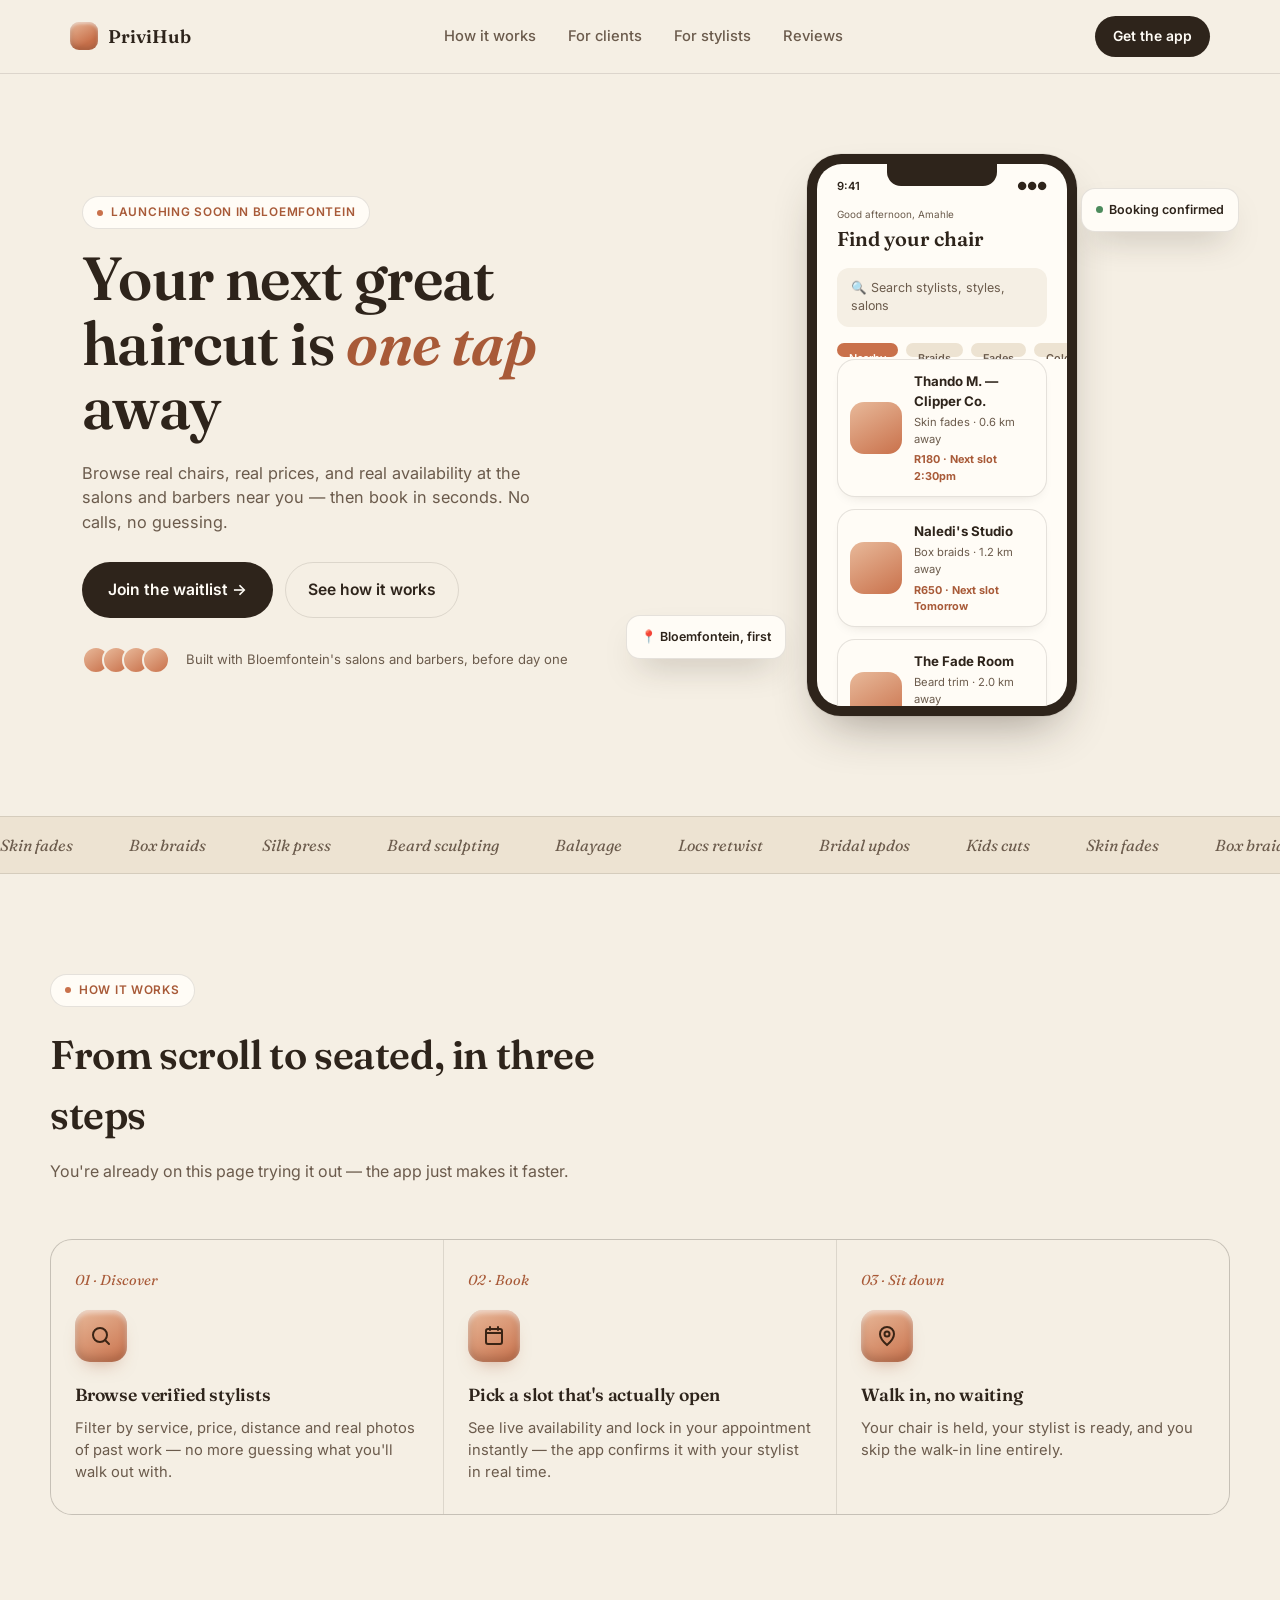
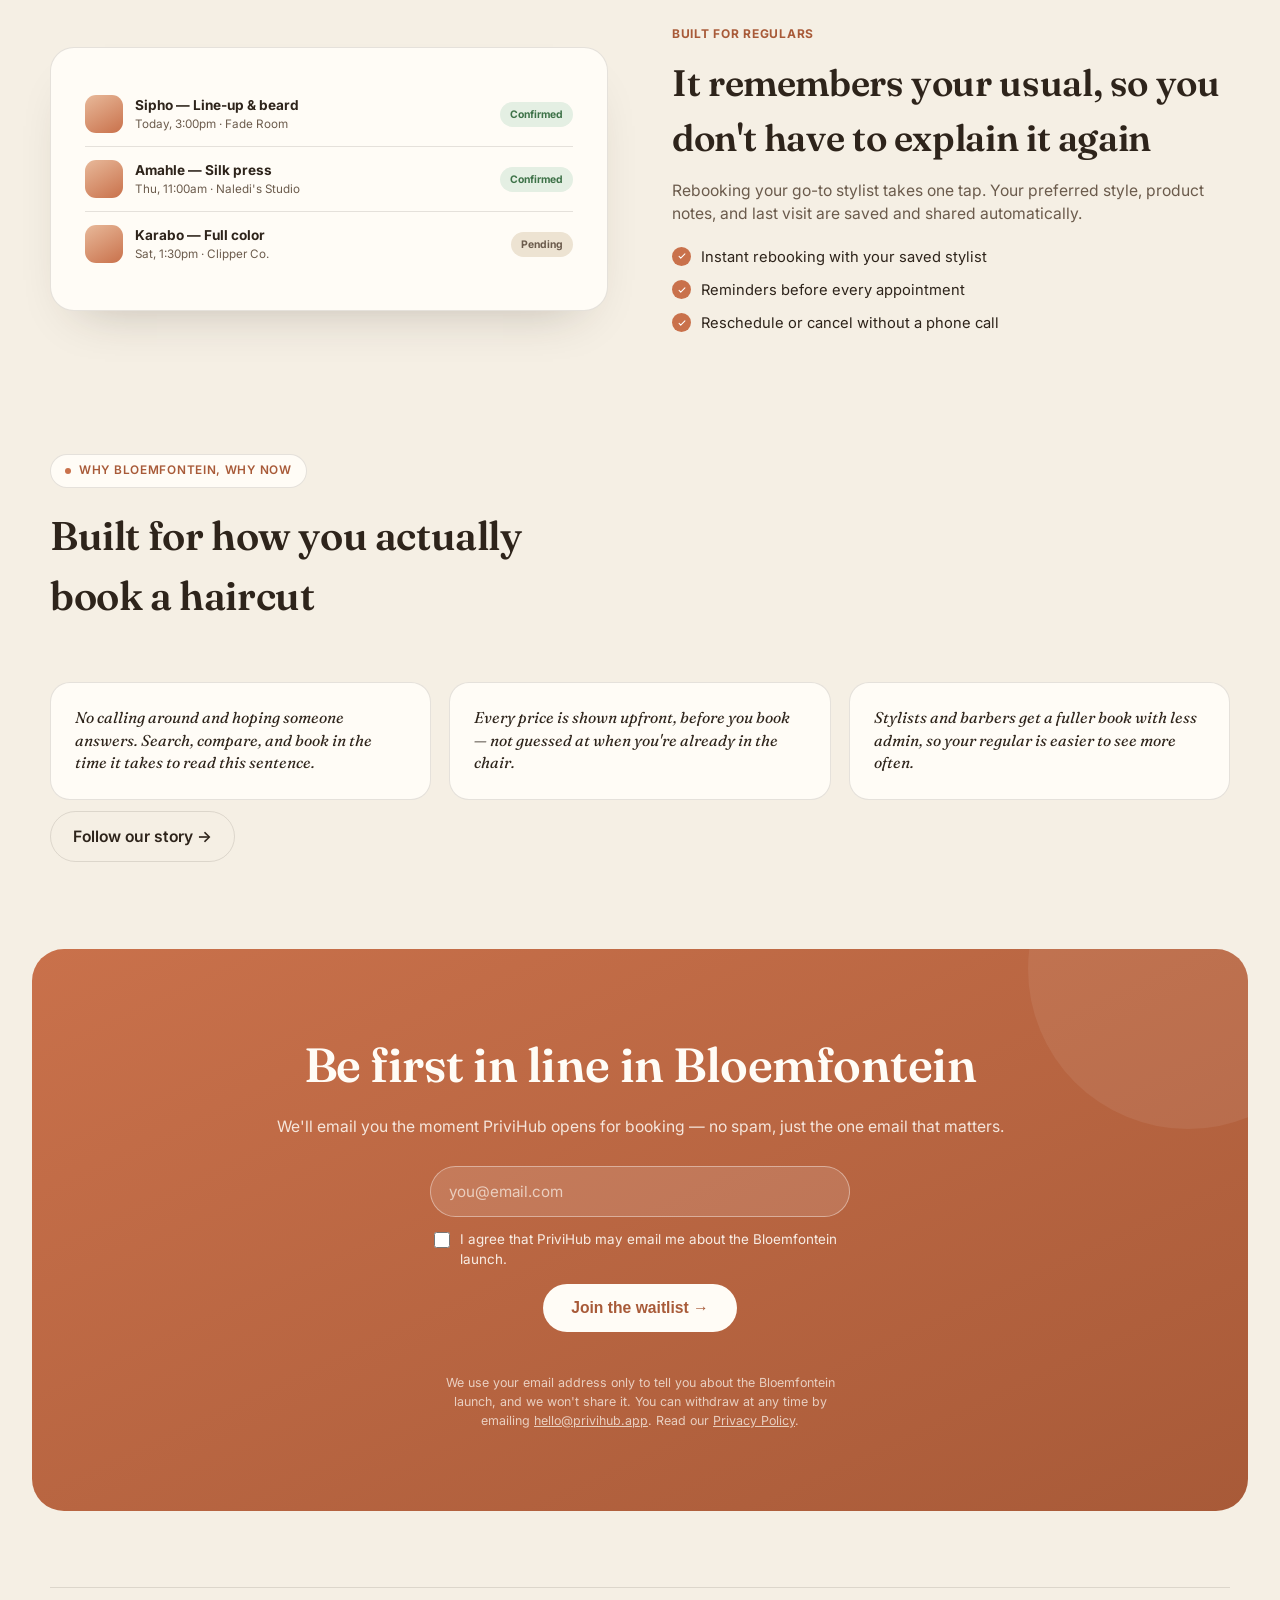
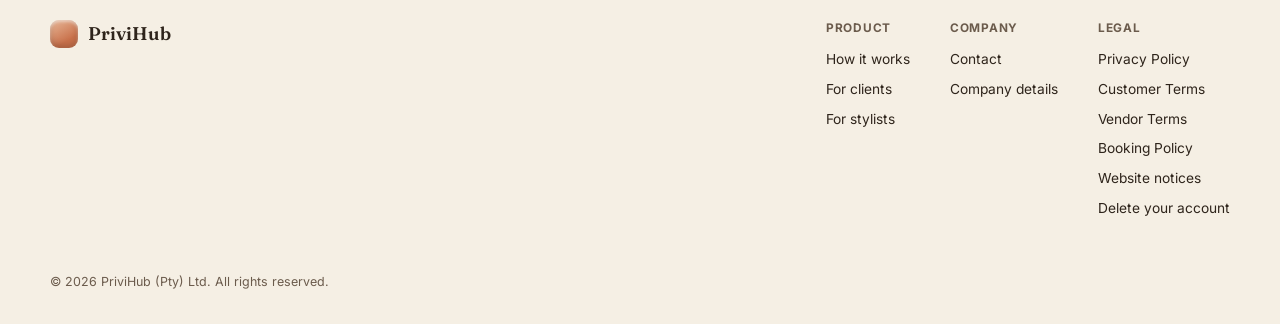
<file: index.html>
<!DOCTYPE html>
<html lang="en">
<head>
<meta charset="UTF-8">
<meta name="viewport" content="width=device-width, initial-scale=1.0">
<title>PriviHub — Book your chair, on demand</title>
<meta name="description" content="Browse real stylists and barbers near you, see live prices and availability, and book in seconds. Launching soon in Bloemfontein.">
<link rel="canonical" href="https://privihub.app/">
<meta property="og:type" content="website">
<meta property="og:title" content="PriviHub — Book your chair, on demand">
<meta property="og:description" content="Browse real stylists and barbers near you, see live prices and availability, and book in seconds. Launching soon in Bloemfontein.">
<meta property="og:url" content="https://privihub.app/">
<meta property="og:image" content="https://privihub.app/og-image.png">
<meta name="twitter:card" content="summary_large_image">
<meta name="twitter:title" content="PriviHub — Book your chair, on demand">
<meta name="twitter:description" content="Browse real stylists and barbers near you, see live prices and availability, and book in seconds. Launching soon in Bloemfontein.">
<link rel="icon" type="image/svg+xml" href="favicon.svg">
<link rel="stylesheet" href="css/styles.css">
</head>
<body>

<header>
  <nav>
    <a href="index.html" class="logo"><div class="logo-mark"></div>PriviHub</a>
    <div class="nav-links">
      <a href="how-it-works.html">How it works</a>
      <a href="index.html#features">For clients</a>
      <a href="for-stylists.html">For stylists</a>
      <a href="reviews.html">Reviews</a>
    </div>
    <div class="nav-right">
      <a href="index.html#get" class="nav-cta">Get the app</a>
      <button class="nav-toggle" aria-label="Open menu" aria-expanded="false">
        <span></span><span></span><span></span>
      </button>
    </div>
  </nav>
  <div class="mobile-menu">
    <a href="how-it-works.html">How it works</a>
    <a href="index.html#features">For clients</a>
    <a href="for-stylists.html">For stylists</a>
    <a href="reviews.html">Reviews</a>
    <a href="index.html#get" class="nav-cta">Get the app</a>
  </div>
</header>

<section class="hero">
  <div class="hero-copy">
    <div class="eyebrow"><span class="eyebrow-dot"></span>Launching soon in Bloemfontein</div>
    <h1>Your next great haircut is <em>one tap</em> away</h1>
    <p class="lead">Browse real chairs, real prices, and real availability at the salons and barbers near you — then book in seconds. No calls, no guessing.</p>
    <div class="hero-ctas">
      <a href="#get" class="btn-primary">Join the waitlist →</a>
      <a href="how-it-works.html" class="btn-ghost">See how it works</a>
    </div>
    <div class="trust-row">
      <div class="avatars"><span></span><span></span><span></span><span></span></div>
      <span>Built with Bloemfontein's salons and barbers, before day one</span>
    </div>
  </div>

  <div class="hero-visual">
    <div class="phone">
      <div class="phone-screen">
        <div class="phone-notch"></div>
        <div class="phone-status"><span>9:41</span><span>●●●</span></div>
        <div class="app-header">
          <div class="greet">Good afternoon, Amahle</div>
          <div class="name">Find your chair</div>
        </div>
        <div class="app-search">🔍&nbsp;Search stylists, styles, salons</div>
        <div class="cat-row">
          <div class="cat-pill active">Nearby</div>
          <div class="cat-pill">Braids</div>
          <div class="cat-pill">Fades</div>
          <div class="cat-pill">Color</div>
        </div>
        <div class="stylist-card">
          <div class="stylist-thumb"></div>
          <div class="stylist-info">
            <div class="sname">Thando M. — Clipper Co.</div>
            <div class="stag">Skin fades · 0.6 km away</div>
            <div class="srate">R180 · Next slot 2:30pm</div>
          </div>
        </div>
        <div class="stylist-card">
          <div class="stylist-thumb"></div>
          <div class="stylist-info">
            <div class="sname">Naledi's Studio</div>
            <div class="stag">Box braids · 1.2 km away</div>
            <div class="srate">R650 · Next slot Tomorrow</div>
          </div>
        </div>
        <div class="stylist-card">
          <div class="stylist-thumb"></div>
          <div class="stylist-info">
            <div class="sname">The Fade Room</div>
            <div class="stag">Beard trim · 2.0 km away</div>
            <div class="srate">R120 · Next slot 4:00pm</div>
          </div>
        </div>
      </div>
    </div>
    <div class="float-card booked"><span class="dot"></span>Booking confirmed</div>
    <div class="float-card rating">📍 Bloemfontein, first</div>
  </div>
</section>

<div class="ticker-wrap">
  <div class="ticker">
    <span>Skin fades</span><span>Box braids</span><span>Silk press</span><span>Beard sculpting</span><span>Balayage</span><span>Locs retwist</span><span>Bridal updos</span><span>Kids cuts</span>
    <span>Skin fades</span><span>Box braids</span><span>Silk press</span><span>Beard sculpting</span><span>Balayage</span><span>Locs retwist</span><span>Bridal updos</span><span>Kids cuts</span>
  </div>
</div>

<section class="how wrap" id="how">
  <div class="section-head">
    <div class="eyebrow"><span class="eyebrow-dot"></span>How it works</div>
    <h2>From scroll to seated, in three steps</h2>
    <p>You're already on this page trying it out — the app just makes it faster.</p>
  </div>
  <div class="how-grid">
    <div class="how-step">
      <span class="num">01 · Discover</span>
      <div class="clay-icon"><svg viewBox="0 0 24 24" fill="none"><circle cx="11" cy="11" r="7" stroke="#3A2415" stroke-width="2"/><path d="M20 20L16 16" stroke="#3A2415" stroke-width="2" stroke-linecap="round"/></svg></div>
      <h3>Browse verified stylists</h3>
      <p>Filter by service, price, distance and real photos of past work — no more guessing what you'll walk out with.</p>
    </div>
    <div class="how-step">
      <span class="num">02 · Book</span>
      <div class="clay-icon"><svg viewBox="0 0 24 24" fill="none"><rect x="4" y="5" width="16" height="15" rx="2" stroke="#3A2415" stroke-width="2"/><path d="M4 9H20" stroke="#3A2415" stroke-width="2"/><path d="M8 3V6M16 3V6" stroke="#3A2415" stroke-width="2" stroke-linecap="round"/></svg></div>
      <h3>Pick a slot that's actually open</h3>
      <p>See live availability and lock in your appointment instantly — the app confirms it with your stylist in real time.</p>
    </div>
    <div class="how-step">
      <span class="num">03 · Sit down</span>
      <div class="clay-icon"><svg viewBox="0 0 24 24" fill="none"><path d="M12 21C12 21 5 15 5 10a7 7 0 0114 0c0 5-7 11-7 11z" stroke="#3A2415" stroke-width="2"/><circle cx="12" cy="10" r="2.5" stroke="#3A2415" stroke-width="2"/></svg></div>
      <h3>Walk in, no waiting</h3>
      <p>Your chair is held, your stylist is ready, and you skip the walk-in line entirely.</p>
    </div>
  </div>
</section>

<section class="feature-split wrap" id="features">
  <div class="feature-visual">
    <div class="queue-row">
      <div class="queue-avatar"></div>
      <div class="queue-info"><div class="qname">Sipho — Line-up & beard</div><div class="qtime">Today, 3:00pm · Fade Room</div></div>
      <div class="queue-status confirmed">Confirmed</div>
    </div>
    <div class="queue-row">
      <div class="queue-avatar"></div>
      <div class="queue-info"><div class="qname">Amahle — Silk press</div><div class="qtime">Thu, 11:00am · Naledi's Studio</div></div>
      <div class="queue-status confirmed">Confirmed</div>
    </div>
    <div class="queue-row">
      <div class="queue-avatar"></div>
      <div class="queue-info"><div class="qname">Karabo — Full color</div><div class="qtime">Sat, 1:30pm · Clipper Co.</div></div>
      <div class="queue-status">Pending</div>
    </div>
  </div>
  <div class="feature-text">
    <span class="tag">Built for regulars</span>
    <h2>It remembers your usual, so you don't have to explain it again</h2>
    <p>Rebooking your go-to stylist takes one tap. Your preferred style, product notes, and last visit are saved and shared automatically.</p>
    <ul class="check-list">
      <li><span class="tick"><svg viewBox="0 0 24 24" fill="none"><path d="M5 13l4 4L19 7" stroke="white" stroke-width="2.5" stroke-linecap="round" stroke-linejoin="round"/></svg></span>Instant rebooking with your saved stylist</li>
      <li><span class="tick"><svg viewBox="0 0 24 24" fill="none"><path d="M5 13l4 4L19 7" stroke="white" stroke-width="2.5" stroke-linecap="round" stroke-linejoin="round"/></svg></span>Reminders before every appointment</li>
      <li><span class="tick"><svg viewBox="0 0 24 24" fill="none"><path d="M5 13l4 4L19 7" stroke="white" stroke-width="2.5" stroke-linecap="round" stroke-linejoin="round"/></svg></span>Reschedule or cancel without a phone call</li>
    </ul>
  </div>
</section>

<section class="testimonials wrap">
  <div class="section-head">
    <div class="eyebrow"><span class="eyebrow-dot"></span>Why Bloemfontein, why now</div>
    <h2>Built for how you actually book a haircut</h2>
  </div>
  <div class="test-grid">
    <div class="test-card">
      <div class="quote">No calling around and hoping someone answers. Search, compare, and book in the time it takes to read this sentence.</div>
    </div>
    <div class="test-card">
      <div class="quote">Every price is shown upfront, before you book — not guessed at when you're already in the chair.</div>
    </div>
    <div class="test-card">
      <div class="quote">Stylists and barbers get a fuller book with less admin, so your regular is easier to see more often.</div>
    </div>
  </div>
  <div style="margin-top:24px;"><a href="reviews.html" class="btn-ghost">Follow our story →</a></div>
</section>

<section class="final-cta" id="get">
  <h2>Be first in line in Bloemfontein</h2>
  <p>We'll email you the moment PriviHub opens for booking — no spam, just the one email that matters.</p>
  <form class="waitlist-form" data-waitlist-form="api-customer" action="" method="POST">
    <label class="sr-only" for="wl-email-home">Email address</label>
    <input type="email" id="wl-email-home" name="email" placeholder="you@email.com" required>
    <label class="consent" for="wl-consent-home"><input type="checkbox" id="wl-consent-home" name="consent" required> <span>I agree that PriviHub may email me about the Bloemfontein launch.</span></label>
    <button type="submit" class="btn-white">Join the waitlist →</button>
  </form>
  <p class="form-status" data-waitlist-status role="status" aria-live="polite"></p>
  <p class="form-note">We use your email address only to tell you about the Bloemfontein launch, and we won't share it. You can withdraw at any time by emailing <a href="mailto:hello@privihub.app">hello@privihub.app</a>. Read our <a href="privacy.html">Privacy Policy</a>.</p>
</section>

<footer>
  <div class="footer-grid">
    <a href="index.html" class="logo"><div class="logo-mark"></div>PriviHub</a>
    <div class="footer-cols">
      <div class="footer-col">
        <h4>Product</h4>
        <a href="how-it-works.html">How it works</a>
        <a href="index.html#features">For clients</a>
        <a href="for-stylists.html">For stylists</a>
      </div>
      <div class="footer-col">
        <h4>Company</h4>
        <a href="mailto:hello@privihub.app">Contact</a>
        <a href="legal.html#company-details">Company details</a>
      </div>
      <div class="footer-col">
        <h4>Legal</h4>
        <a href="privacy.html">Privacy Policy</a>
        <a href="terms.html">Customer Terms</a>
        <a href="vendor-terms.html">Vendor Terms</a>
        <a href="booking-policy.html">Booking Policy</a>
        <a href="legal.html">Website notices</a>
        <a href="delete-account.html">Delete your account</a>
      </div>
    </div>
  </div>
  <p class="footer-copy">© 2026 PriviHub (Pty) Ltd. All rights reserved.</p>
</footer>

<script src="js/main.js"></script>
</body>
</html>
</file>
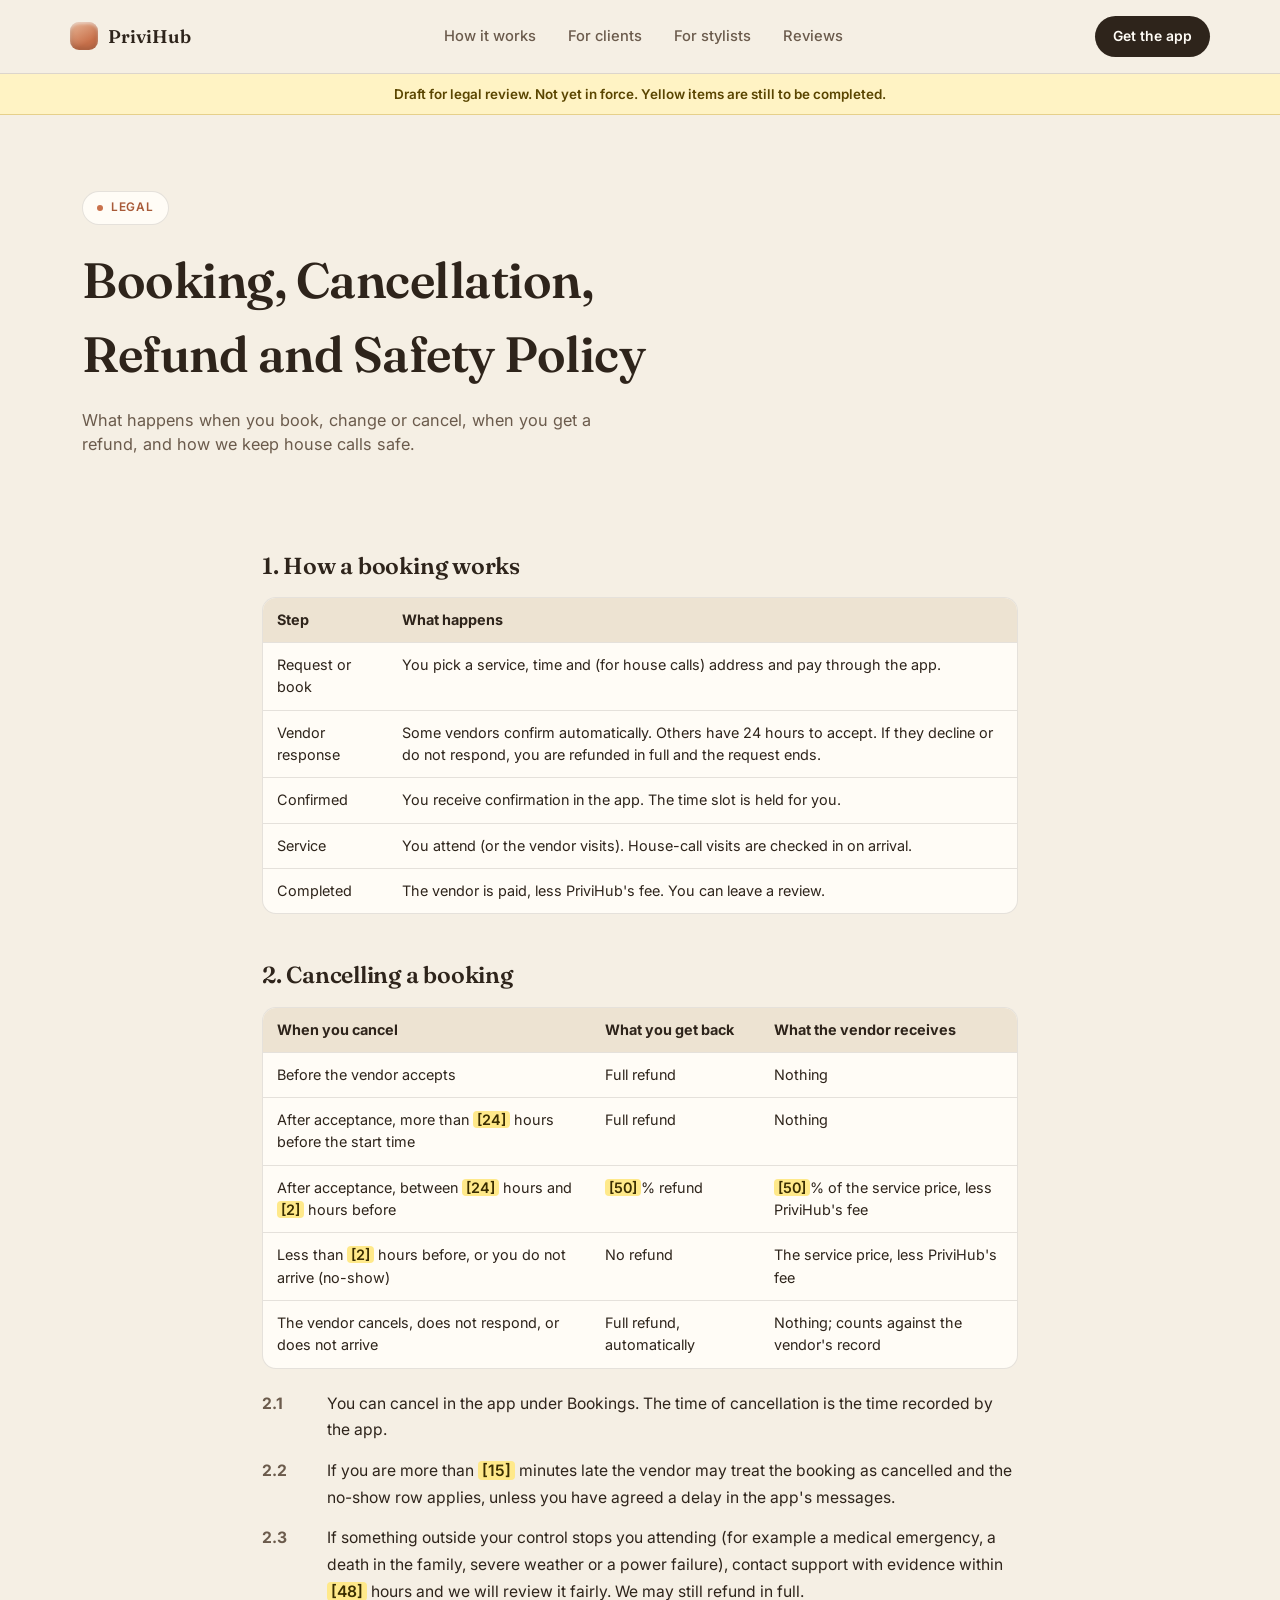
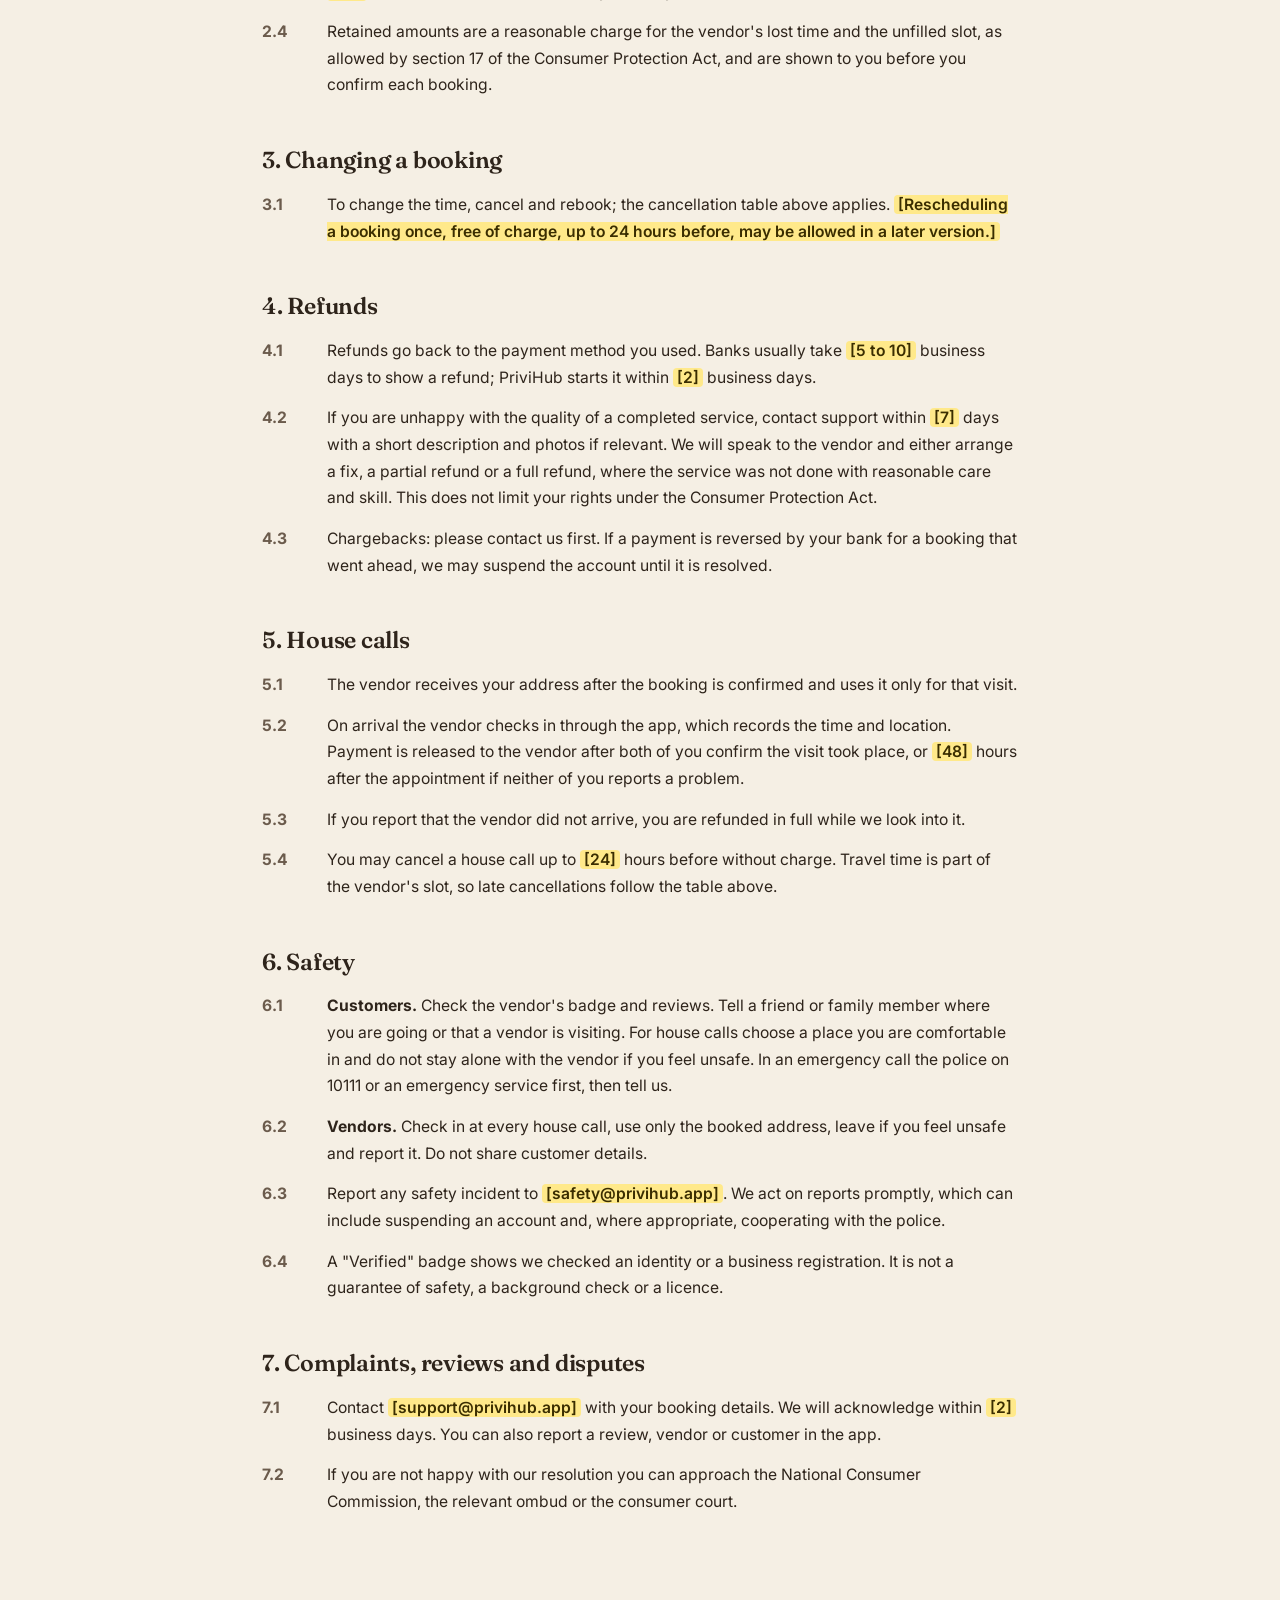
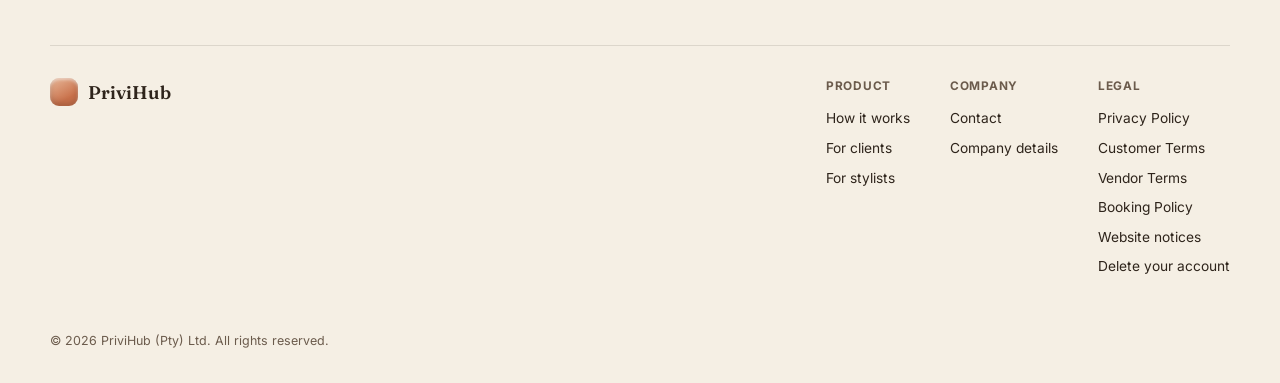
<file: booking-policy.html>
<!DOCTYPE html>
<html lang="en">
<head>
<meta charset="UTF-8">
<meta name="viewport" content="width=device-width, initial-scale=1.0">
<title>Booking, Cancellation, Refund and Safety Policy — PriviHub</title>
<meta name="description" content="How booking, cancelling, refunds and safety work on PriviHub.">
<!-- DRAFT: remove the noindex line and the draft-banner below once every yellow placeholder is filled and an attorney has approved this page. -->
<meta name="robots" content="noindex, nofollow">
<link rel="canonical" href="https://privihub.app/booking-policy.html">
<link rel="icon" type="image/svg+xml" href="favicon.svg">
<link rel="stylesheet" href="css/styles.css">
</head>
<body>

<header>
  <nav>
    <a href="index.html" class="logo"><div class="logo-mark"></div>PriviHub</a>
    <div class="nav-links">
      <a href="how-it-works.html">How it works</a>
      <a href="index.html#features">For clients</a>
      <a href="for-stylists.html">For stylists</a>
      <a href="reviews.html">Reviews</a>
    </div>
    <div class="nav-right">
      <a href="index.html#get" class="nav-cta">Get the app</a>
      <button class="nav-toggle" aria-label="Open menu" aria-expanded="false">
        <span></span><span></span><span></span>
      </button>
    </div>
  </nav>
  <div class="mobile-menu">
    <a href="how-it-works.html">How it works</a>
    <a href="index.html#features">For clients</a>
    <a href="for-stylists.html">For stylists</a>
    <a href="reviews.html">Reviews</a>
    <a href="index.html#get" class="nav-cta">Get the app</a>
  </div>
</header>

<div class="draft-banner" role="note">Draft for legal review. Not yet in force. Yellow items are still to be completed.</div>

<section class="page-hero">
  <div class="eyebrow"><span class="eyebrow-dot"></span>Legal</div>
  <h1>Booking, Cancellation, Refund and Safety Policy</h1>
  <p>What happens when you book, change or cancel, when you get a refund, and how we keep house calls safe.</p>
</section>

<main class="legal wrap">
<h2 id="how-a-booking-works">1. How a booking works</h2>
<div class="table-wrap"><table><thead><tr><th>Step</th><th>What happens</th></tr></thead><tbody>
<tr><td>Request or book</td><td>You pick a service, time and (for house calls) address and pay through the app.</td></tr>
<tr><td>Vendor response</td><td>Some vendors confirm automatically. Others have 24 hours to accept. If they decline or do not respond, you are refunded in full and the request ends.</td></tr>
<tr><td>Confirmed</td><td>You receive confirmation in the app. The time slot is held for you.</td></tr>
<tr><td>Service</td><td>You attend (or the vendor visits). House-call visits are checked in on arrival.</td></tr>
<tr><td>Completed</td><td>The vendor is paid, less PriviHub's fee. You can leave a review.</td></tr>
</tbody></table></div>
<h2 id="cancelling-a-booking">2. Cancelling a booking</h2>
<div class="table-wrap"><table><thead><tr><th>When you cancel</th><th>What you get back</th><th>What the vendor receives</th></tr></thead><tbody>
<tr><td>Before the vendor accepts</td><td>Full refund</td><td>Nothing</td></tr>
<tr><td>After acceptance, more than <mark class="ph">[24]</mark> hours before the start time</td><td>Full refund</td><td>Nothing</td></tr>
<tr><td>After acceptance, between <mark class="ph">[24]</mark> hours and <mark class="ph">[2]</mark> hours before</td><td><mark class="ph">[50]</mark>% refund</td><td><mark class="ph">[50]</mark>% of the service price, less PriviHub's fee</td></tr>
<tr><td>Less than <mark class="ph">[2]</mark> hours before, or you do not arrive (no-show)</td><td>No refund</td><td>The service price, less PriviHub's fee</td></tr>
<tr><td>The vendor cancels, does not respond, or does not arrive</td><td>Full refund, automatically</td><td>Nothing; counts against the vendor's record</td></tr>
</tbody></table></div>
<p class="clause"><span class="num">2.1</span><span>You can cancel in the app under Bookings. The time of cancellation is the time recorded by the app.</span></p>
<p class="clause"><span class="num">2.2</span><span>If you are more than <mark class="ph">[15]</mark> minutes late the vendor may treat the booking as cancelled and the no-show row applies, unless you have agreed a delay in the app's messages.</span></p>
<p class="clause"><span class="num">2.3</span><span>If something outside your control stops you attending (for example a medical emergency, a death in the family, severe weather or a power failure), contact support with evidence within <mark class="ph">[48]</mark> hours and we will review it fairly. We may still refund in full.</span></p>
<p class="clause"><span class="num">2.4</span><span>Retained amounts are a reasonable charge for the vendor's lost time and the unfilled slot, as allowed by section 17 of the Consumer Protection Act, and are shown to you before you confirm each booking.</span></p>
<h2 id="changing-a-booking">3. Changing a booking</h2>
<p class="clause"><span class="num">3.1</span><span>To change the time, cancel and rebook; the cancellation table above applies. <mark class="ph">[Rescheduling a booking once, free of charge, up to 24 hours before, may be allowed in a later version.]</mark></span></p>
<h2 id="refunds">4. Refunds</h2>
<p class="clause"><span class="num">4.1</span><span>Refunds go back to the payment method you used. Banks usually take <mark class="ph">[5 to 10]</mark> business days to show a refund; PriviHub starts it within <mark class="ph">[2]</mark> business days.</span></p>
<p class="clause"><span class="num">4.2</span><span>If you are unhappy with the quality of a completed service, contact support within <mark class="ph">[7]</mark> days with a short description and photos if relevant. We will speak to the vendor and either arrange a fix, a partial refund or a full refund, where the service was not done with reasonable care and skill. This does not limit your rights under the Consumer Protection Act.</span></p>
<p class="clause"><span class="num">4.3</span><span>Chargebacks: please contact us first. If a payment is reversed by your bank for a booking that went ahead, we may suspend the account until it is resolved.</span></p>
<h2 id="house-calls">5. House calls</h2>
<p class="clause"><span class="num">5.1</span><span>The vendor receives your address after the booking is confirmed and uses it only for that visit.</span></p>
<p class="clause"><span class="num">5.2</span><span>On arrival the vendor checks in through the app, which records the time and location. Payment is released to the vendor after both of you confirm the visit took place, or <mark class="ph">[48]</mark> hours after the appointment if neither of you reports a problem.</span></p>
<p class="clause"><span class="num">5.3</span><span>If you report that the vendor did not arrive, you are refunded in full while we look into it.</span></p>
<p class="clause"><span class="num">5.4</span><span>You may cancel a house call up to <mark class="ph">[24]</mark> hours before without charge. Travel time is part of the vendor's slot, so late cancellations follow the table above.</span></p>
<h2 id="safety">6. Safety</h2>
<p class="clause"><span class="num">6.1</span><span><strong>Customers.</strong> Check the vendor's badge and reviews. Tell a friend or family member where you are going or that a vendor is visiting. For house calls choose a place you are comfortable in and do not stay alone with the vendor if you feel unsafe. In an emergency call the police on 10111 or an emergency service first, then tell us.</span></p>
<p class="clause"><span class="num">6.2</span><span><strong>Vendors.</strong> Check in at every house call, use only the booked address, leave if you feel unsafe and report it. Do not share customer details.</span></p>
<p class="clause"><span class="num">6.3</span><span>Report any safety incident to <mark class="ph">[safety@privihub.app]</mark>. We act on reports promptly, which can include suspending an account and, where appropriate, cooperating with the police.</span></p>
<p class="clause"><span class="num">6.4</span><span>A "Verified" badge shows we checked an identity or a business registration. It is not a guarantee of safety, a background check or a licence.</span></p>
<h2 id="complaints-reviews-and-disputes">7. Complaints, reviews and disputes</h2>
<p class="clause"><span class="num">7.1</span><span>Contact <mark class="ph">[support@privihub.app]</mark> with your booking details. We will acknowledge within <mark class="ph">[2]</mark> business days. You can also report a review, vendor or customer in the app.</span></p>
<p class="clause"><span class="num">7.2</span><span>If you are not happy with our resolution you can approach the National Consumer Commission, the relevant ombud or the consumer court.</span></p>

</main>

<footer>
  <div class="footer-grid">
    <a href="index.html" class="logo"><div class="logo-mark"></div>PriviHub</a>
    <div class="footer-cols">
      <div class="footer-col">
        <h4>Product</h4>
        <a href="how-it-works.html">How it works</a>
        <a href="index.html#features">For clients</a>
        <a href="for-stylists.html">For stylists</a>
      </div>
      <div class="footer-col">
        <h4>Company</h4>
        <a href="mailto:hello@privihub.app">Contact</a>
        <a href="legal.html#company-details">Company details</a>
      </div>
      <div class="footer-col">
        <h4>Legal</h4>
        <a href="privacy.html">Privacy Policy</a>
        <a href="terms.html">Customer Terms</a>
        <a href="vendor-terms.html">Vendor Terms</a>
        <a href="booking-policy.html">Booking Policy</a>
        <a href="legal.html">Website notices</a>
        <a href="delete-account.html">Delete your account</a>
      </div>
    </div>
  </div>
  <p class="footer-copy">© 2026 PriviHub (Pty) Ltd. All rights reserved.</p>
</footer>

<script src="js/main.js"></script>
</body>
</html>
</file>
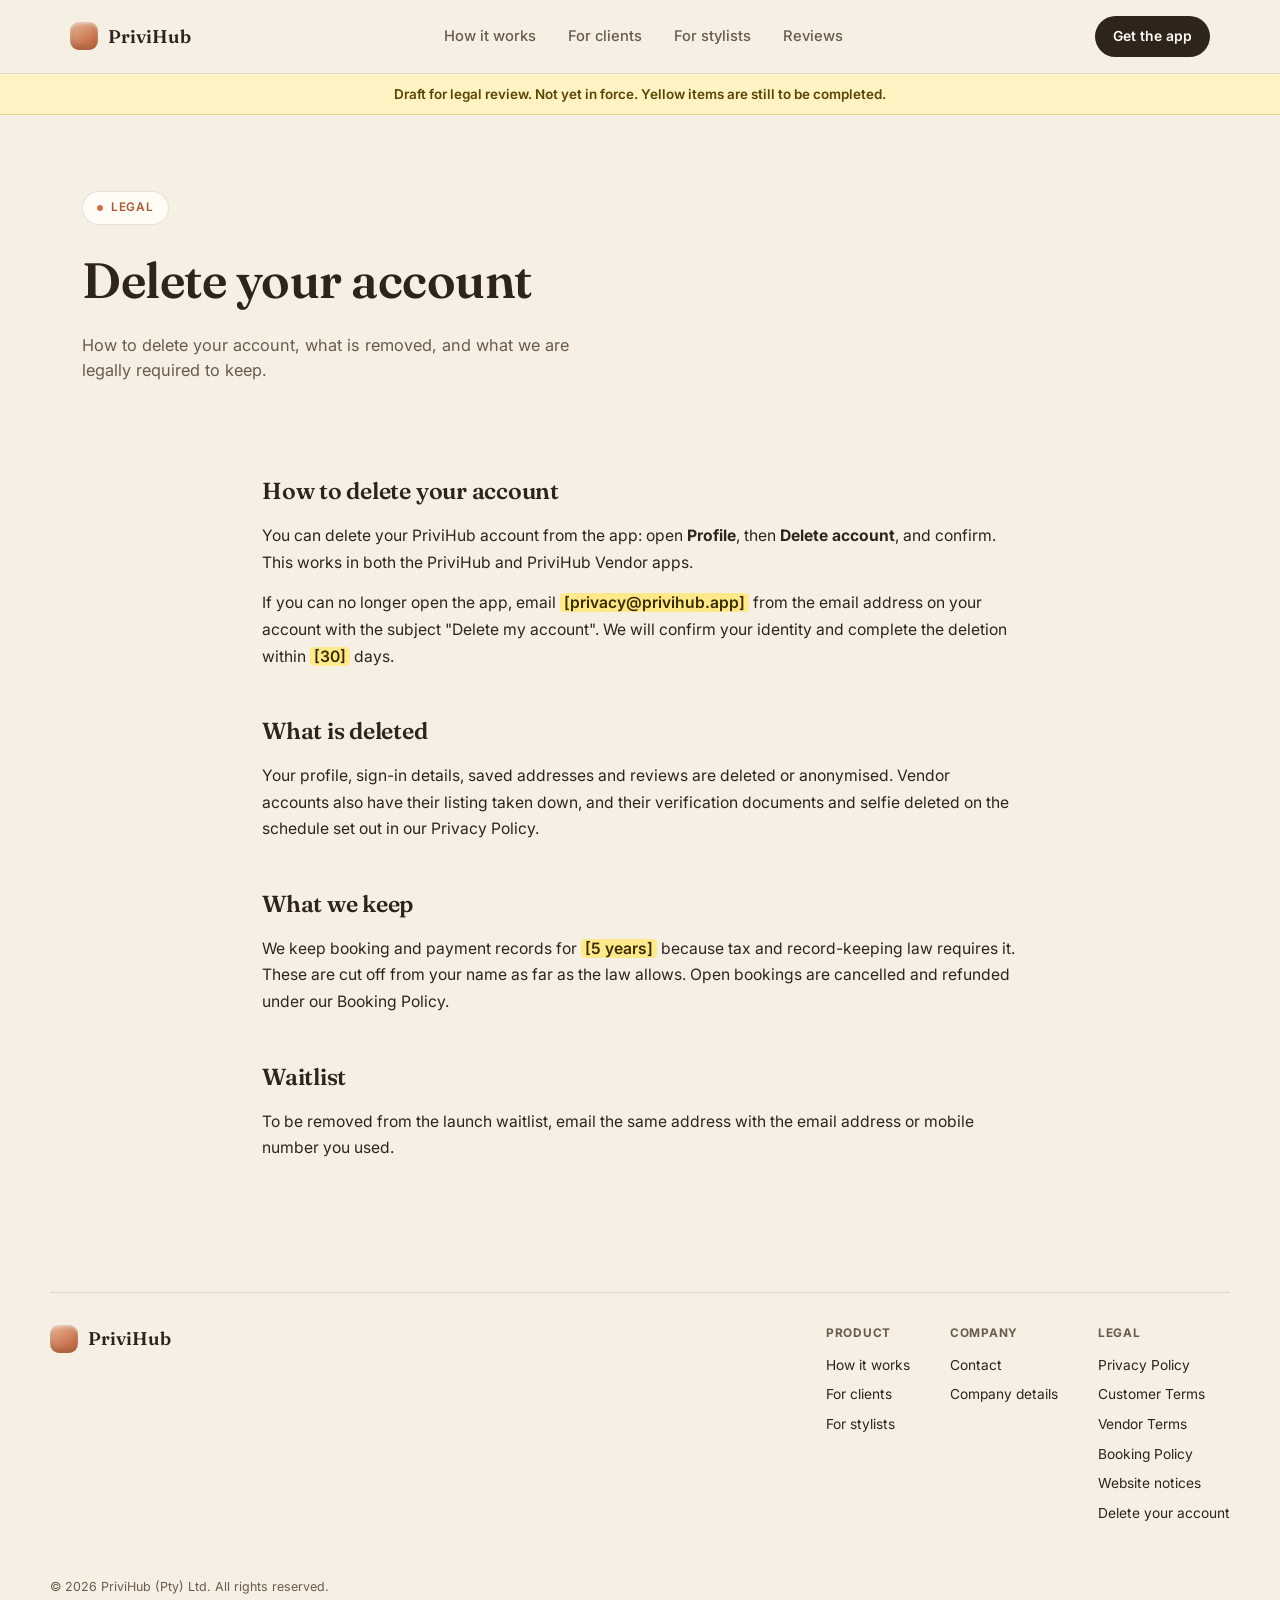
<file: delete-account.html>
<!DOCTYPE html>
<html lang="en">
<head>
<meta charset="UTF-8">
<meta name="viewport" content="width=device-width, initial-scale=1.0">
<title>Delete your account — PriviHub</title>
<meta name="description" content="How to delete your PriviHub account and what happens to your information.">
<!-- DRAFT: remove the noindex line and the draft-banner below once every yellow placeholder is filled and an attorney has approved this page. -->
<meta name="robots" content="noindex, nofollow">
<link rel="canonical" href="https://privihub.app/delete-account.html">
<link rel="icon" type="image/svg+xml" href="favicon.svg">
<link rel="stylesheet" href="css/styles.css">
</head>
<body>

<header>
  <nav>
    <a href="index.html" class="logo"><div class="logo-mark"></div>PriviHub</a>
    <div class="nav-links">
      <a href="how-it-works.html">How it works</a>
      <a href="index.html#features">For clients</a>
      <a href="for-stylists.html">For stylists</a>
      <a href="reviews.html">Reviews</a>
    </div>
    <div class="nav-right">
      <a href="index.html#get" class="nav-cta">Get the app</a>
      <button class="nav-toggle" aria-label="Open menu" aria-expanded="false">
        <span></span><span></span><span></span>
      </button>
    </div>
  </nav>
  <div class="mobile-menu">
    <a href="how-it-works.html">How it works</a>
    <a href="index.html#features">For clients</a>
    <a href="for-stylists.html">For stylists</a>
    <a href="reviews.html">Reviews</a>
    <a href="index.html#get" class="nav-cta">Get the app</a>
  </div>
</header>

<div class="draft-banner" role="note">Draft for legal review. Not yet in force. Yellow items are still to be completed.</div>

<section class="page-hero">
  <div class="eyebrow"><span class="eyebrow-dot"></span>Legal</div>
  <h1>Delete your account</h1>
  <p>How to delete your account, what is removed, and what we are legally required to keep.</p>
</section>

<main class="legal wrap">
<h2 id="how-to-delete-your-account">How to delete your account</h2>
<p>You can delete your PriviHub account from the app: open <strong>Profile</strong>, then <strong>Delete account</strong>, and confirm. This works in both the PriviHub and PriviHub Vendor apps.</p>
<p>If you can no longer open the app, email <mark class="ph">[privacy@privihub.app]</mark> from the email address on your account with the subject "Delete my account". We will confirm your identity and complete the deletion within <mark class="ph">[30]</mark> days.</p>
<h2 id="what-is-deleted">What is deleted</h2>
<p>Your profile, sign-in details, saved addresses and reviews are deleted or anonymised. Vendor accounts also have their listing taken down, and their verification documents and selfie deleted on the schedule set out in our Privacy Policy.</p>
<h2 id="what-we-keep">What we keep</h2>
<p>We keep booking and payment records for <mark class="ph">[5 years]</mark> because tax and record-keeping law requires it. These are cut off from your name as far as the law allows. Open bookings are cancelled and refunded under our Booking Policy.</p>
<h2 id="waitlist">Waitlist</h2>
<p>To be removed from the launch waitlist, email the same address with the email address or mobile number you used.</p>

</main>

<footer>
  <div class="footer-grid">
    <a href="index.html" class="logo"><div class="logo-mark"></div>PriviHub</a>
    <div class="footer-cols">
      <div class="footer-col">
        <h4>Product</h4>
        <a href="how-it-works.html">How it works</a>
        <a href="index.html#features">For clients</a>
        <a href="for-stylists.html">For stylists</a>
      </div>
      <div class="footer-col">
        <h4>Company</h4>
        <a href="mailto:hello@privihub.app">Contact</a>
        <a href="legal.html#company-details">Company details</a>
      </div>
      <div class="footer-col">
        <h4>Legal</h4>
        <a href="privacy.html">Privacy Policy</a>
        <a href="terms.html">Customer Terms</a>
        <a href="vendor-terms.html">Vendor Terms</a>
        <a href="booking-policy.html">Booking Policy</a>
        <a href="legal.html">Website notices</a>
        <a href="delete-account.html">Delete your account</a>
      </div>
    </div>
  </div>
  <p class="footer-copy">© 2026 PriviHub (Pty) Ltd. All rights reserved.</p>
</footer>

<script src="js/main.js"></script>
</body>
</html>
</file>
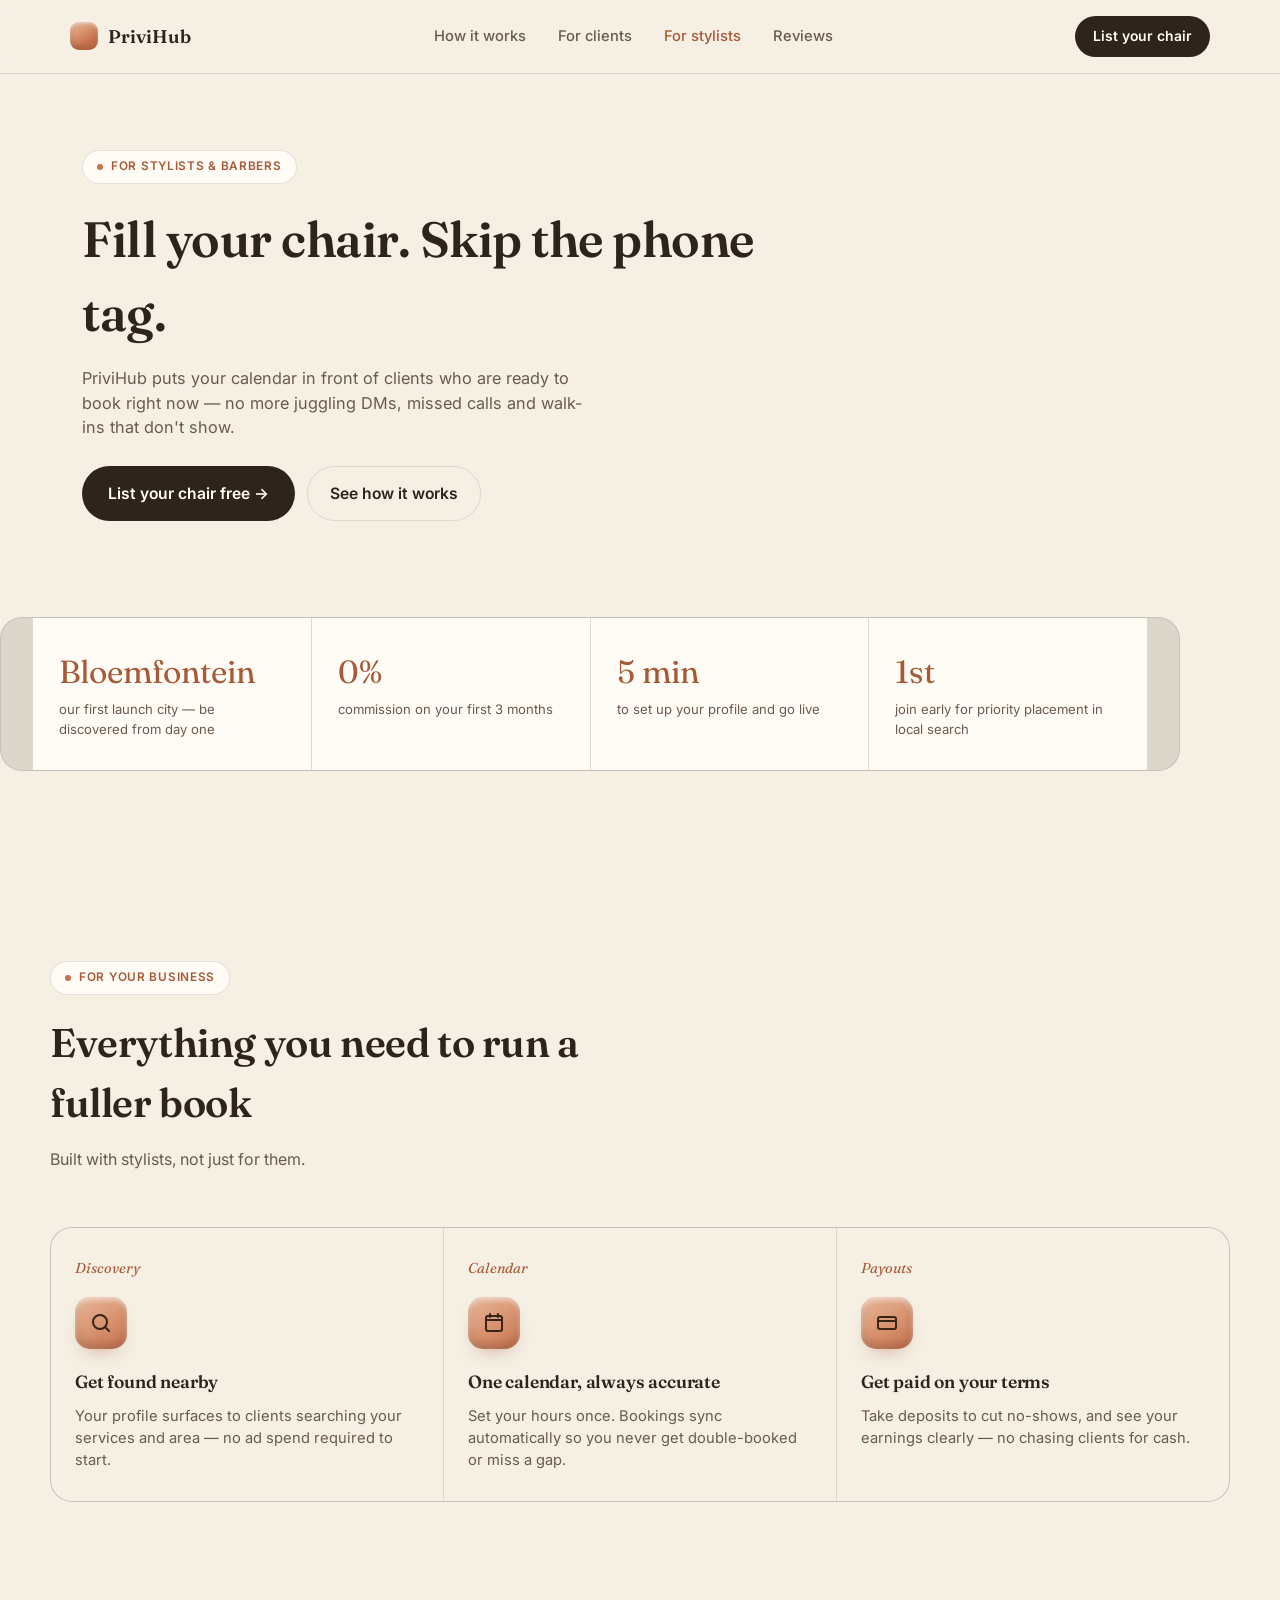
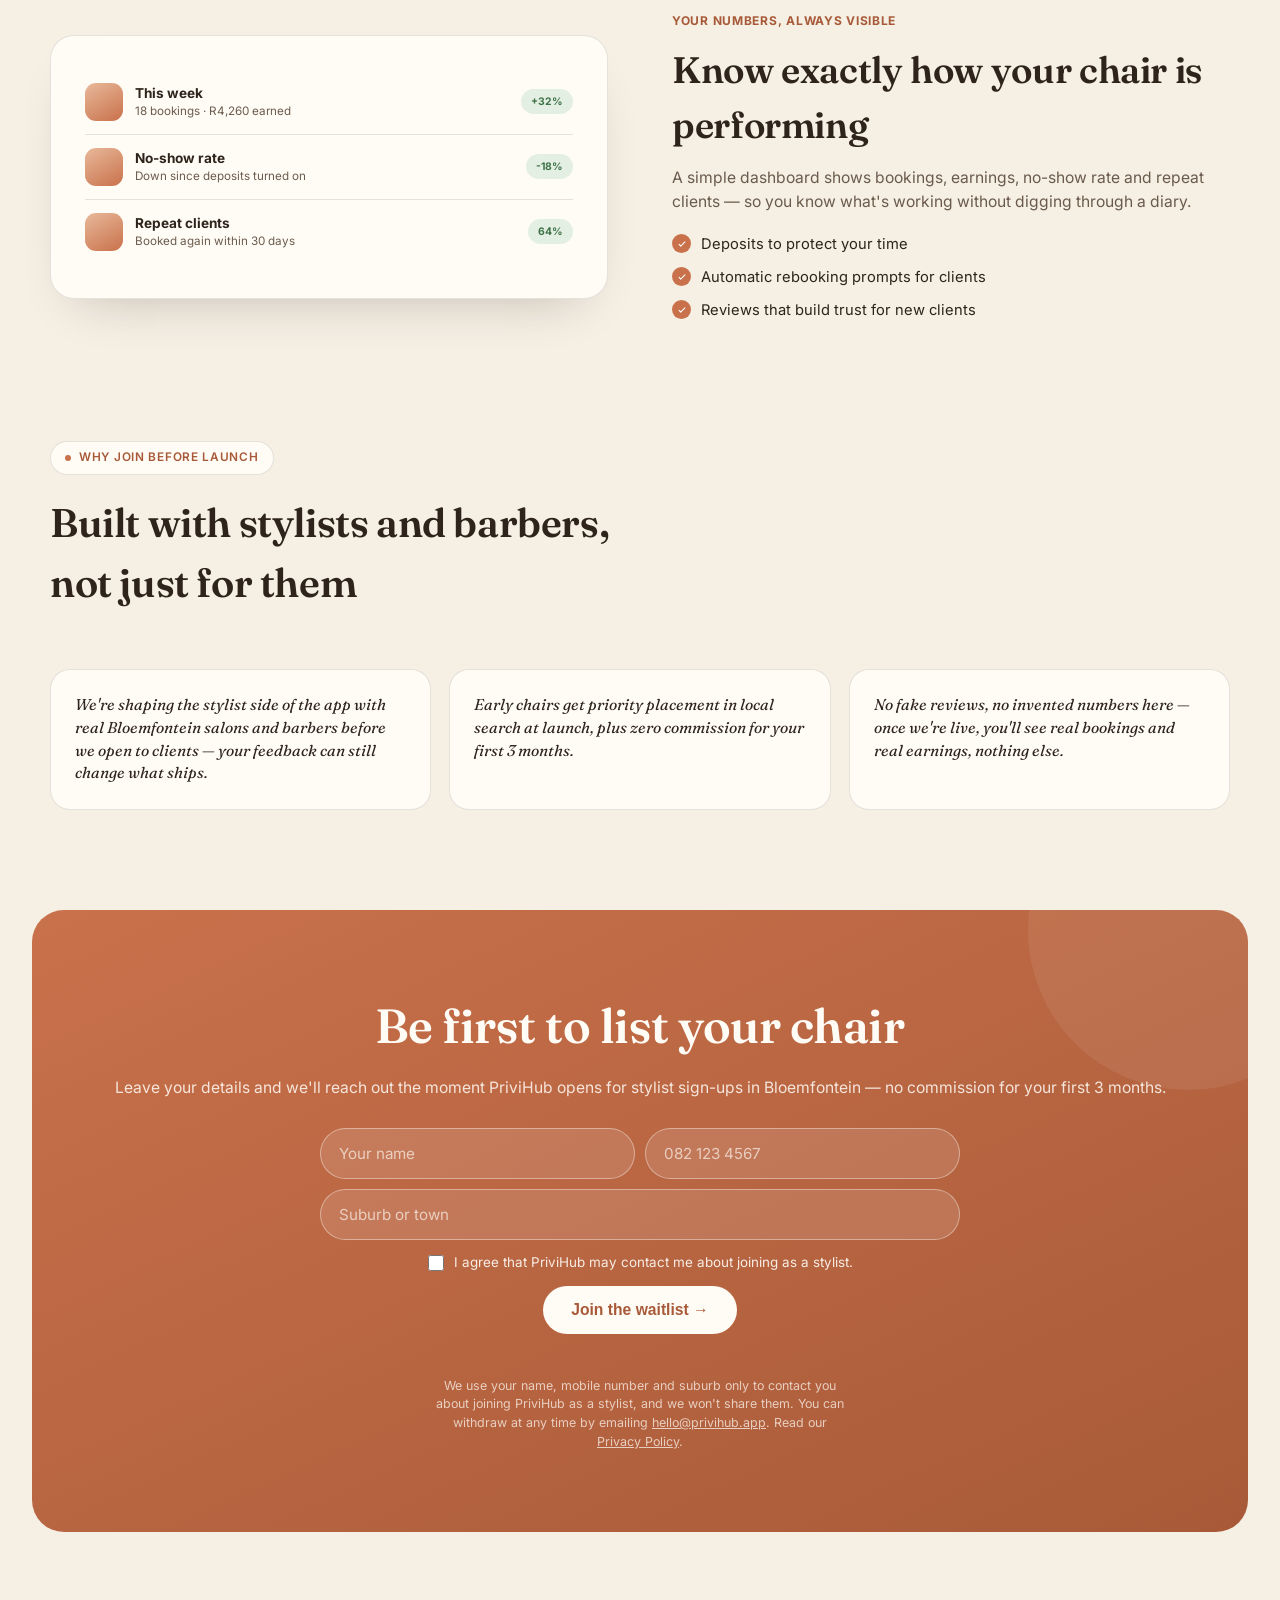
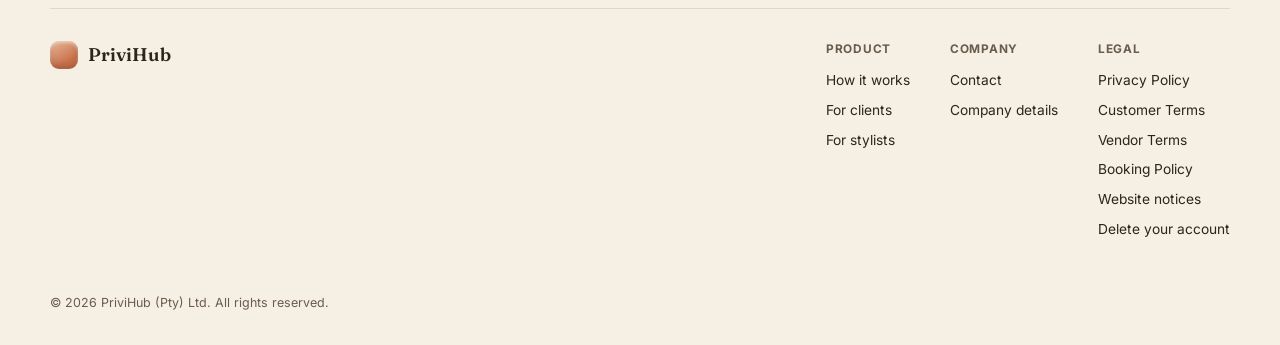
<file: for-stylists.html>
<!DOCTYPE html>
<html lang="en">
<head>
<meta charset="UTF-8">
<meta name="viewport" content="width=device-width, initial-scale=1.0">
<title>For stylists — PriviHub</title>
<meta name="description" content="Fill your chair, not your phone with calls. List your services on PriviHub and get discovered by clients nearby.">
<link rel="canonical" href="https://privihub.app/for-stylists.html">
<meta property="og:type" content="website">
<meta property="og:title" content="For stylists — PriviHub">
<meta property="og:description" content="Fill your chair, not your phone with calls. List your services on PriviHub and get discovered by clients nearby.">
<meta property="og:url" content="https://privihub.app/for-stylists.html">
<meta property="og:image" content="https://privihub.app/og-image.png">
<meta name="twitter:card" content="summary_large_image">
<meta name="twitter:title" content="For stylists — PriviHub">
<meta name="twitter:description" content="Fill your chair, not your phone with calls. List your services on PriviHub and get discovered by clients nearby.">
<link rel="icon" type="image/svg+xml" href="favicon.svg">
<link rel="stylesheet" href="css/styles.css">
</head>
<body>

<header>
  <nav>
    <a href="index.html" class="logo"><div class="logo-mark"></div>PriviHub</a>
    <div class="nav-links">
      <a href="how-it-works.html">How it works</a>
      <a href="index.html#features">For clients</a>
      <a href="for-stylists.html" class="active">For stylists</a>
      <a href="reviews.html">Reviews</a>
    </div>
    <div class="nav-right">
      <a href="#join" class="nav-cta">List your chair</a>
      <button class="nav-toggle" aria-label="Open menu" aria-expanded="false">
        <span></span><span></span><span></span>
      </button>
    </div>
  </nav>
  <div class="mobile-menu">
    <a href="how-it-works.html">How it works</a>
    <a href="index.html#features">For clients</a>
    <a href="for-stylists.html">For stylists</a>
    <a href="reviews.html">Reviews</a>
    <a href="#join" class="nav-cta">List your chair</a>
  </div>
</header>

<section class="page-hero">
  <div class="eyebrow"><span class="eyebrow-dot"></span>For stylists & barbers</div>
  <h1>Fill your chair. Skip the phone tag.</h1>
  <p>PriviHub puts your calendar in front of clients who are ready to book right now — no more juggling DMs, missed calls and walk-ins that don't show.</p>
  <div class="hero-ctas" style="margin-top:26px;">
    <a href="#join" class="btn-primary">List your chair free →</a>
    <a href="#how" class="btn-ghost">See how it works</a>
  </div>
</section>

<section class="stat-strip wrap">
  <div class="stat-cell"><div class="stat-num">Bloemfontein</div><div class="stat-label">our first launch city — be discovered from day one</div></div>
  <div class="stat-cell"><div class="stat-num">0%</div><div class="stat-label">commission on your first 3 months</div></div>
  <div class="stat-cell"><div class="stat-num">5 min</div><div class="stat-label">to set up your profile and go live</div></div>
  <div class="stat-cell"><div class="stat-num">1st</div><div class="stat-label">join early for priority placement in local search</div></div>
</section>

<section class="how wrap" id="how">
  <div class="section-head">
    <div class="eyebrow"><span class="eyebrow-dot"></span>For your business</div>
    <h2>Everything you need to run a fuller book</h2>
    <p>Built with stylists, not just for them.</p>
  </div>
  <div class="how-grid">
    <div class="how-step">
      <span class="num">Discovery</span>
      <div class="clay-icon"><svg viewBox="0 0 24 24" fill="none"><circle cx="11" cy="11" r="7" stroke="#3A2415" stroke-width="2"/><path d="M20 20L16 16" stroke="#3A2415" stroke-width="2" stroke-linecap="round"/></svg></div>
      <h3>Get found nearby</h3>
      <p>Your profile surfaces to clients searching your services and area — no ad spend required to start.</p>
    </div>
    <div class="how-step">
      <span class="num">Calendar</span>
      <div class="clay-icon"><svg viewBox="0 0 24 24" fill="none"><rect x="4" y="5" width="16" height="15" rx="2" stroke="#3A2415" stroke-width="2"/><path d="M4 9H20" stroke="#3A2415" stroke-width="2"/><path d="M8 3V6M16 3V6" stroke="#3A2415" stroke-width="2" stroke-linecap="round"/></svg></div>
      <h3>One calendar, always accurate</h3>
      <p>Set your hours once. Bookings sync automatically so you never get double-booked or miss a gap.</p>
    </div>
    <div class="how-step">
      <span class="num">Payouts</span>
      <div class="clay-icon"><svg viewBox="0 0 24 24" fill="none"><rect x="3" y="6" width="18" height="12" rx="2" stroke="#3A2415" stroke-width="2"/><path d="M3 10H21" stroke="#3A2415" stroke-width="2"/></svg></div>
      <h3>Get paid on your terms</h3>
      <p>Take deposits to cut no-shows, and see your earnings clearly — no chasing clients for cash.</p>
    </div>
  </div>
</section>

<section class="feature-split wrap reverse">
  <div class="feature-visual">
    <div class="queue-row">
      <div class="queue-avatar"></div>
      <div class="queue-info"><div class="qname">This week</div><div class="qtime">18 bookings · R4,260 earned</div></div>
      <div class="queue-status confirmed">+32%</div>
    </div>
    <div class="queue-row">
      <div class="queue-avatar"></div>
      <div class="queue-info"><div class="qname">No-show rate</div><div class="qtime">Down since deposits turned on</div></div>
      <div class="queue-status confirmed">-18%</div>
    </div>
    <div class="queue-row">
      <div class="queue-avatar"></div>
      <div class="queue-info"><div class="qname">Repeat clients</div><div class="qtime">Booked again within 30 days</div></div>
      <div class="queue-status confirmed">64%</div>
    </div>
  </div>
  <div class="feature-text">
    <span class="tag">Your numbers, always visible</span>
    <h2>Know exactly how your chair is performing</h2>
    <p>A simple dashboard shows bookings, earnings, no-show rate and repeat clients — so you know what's working without digging through a diary.</p>
    <ul class="check-list">
      <li><span class="tick"><svg viewBox="0 0 24 24" fill="none"><path d="M5 13l4 4L19 7" stroke="white" stroke-width="2.5" stroke-linecap="round" stroke-linejoin="round"/></svg></span>Deposits to protect your time</li>
      <li><span class="tick"><svg viewBox="0 0 24 24" fill="none"><path d="M5 13l4 4L19 7" stroke="white" stroke-width="2.5" stroke-linecap="round" stroke-linejoin="round"/></svg></span>Automatic rebooking prompts for clients</li>
      <li><span class="tick"><svg viewBox="0 0 24 24" fill="none"><path d="M5 13l4 4L19 7" stroke="white" stroke-width="2.5" stroke-linecap="round" stroke-linejoin="round"/></svg></span>Reviews that build trust for new clients</li>
    </ul>
  </div>
</section>

<section class="testimonials wrap">
  <div class="section-head">
    <div class="eyebrow"><span class="eyebrow-dot"></span>Why join before launch</div>
    <h2>Built with stylists and barbers, not just for them</h2>
  </div>
  <div class="test-grid">
    <div class="test-card">
      <div class="quote">We're shaping the stylist side of the app with real Bloemfontein salons and barbers before we open to clients — your feedback can still change what ships.</div>
    </div>
    <div class="test-card">
      <div class="quote">Early chairs get priority placement in local search at launch, plus zero commission for your first 3 months.</div>
    </div>
    <div class="test-card">
      <div class="quote">No fake reviews, no invented numbers here — once we're live, you'll see real bookings and real earnings, nothing else.</div>
    </div>
  </div>
</section>

<section class="final-cta" id="join">
  <h2>Be first to list your chair</h2>
  <p>Leave your details and we'll reach out the moment PriviHub opens for stylist sign-ups in Bloemfontein — no commission for your first 3 months.</p>
  <form class="waitlist-form" data-waitlist-form="api" action="" method="POST">
    <label class="sr-only" for="wl-name-stylists">Full name</label>
    <input type="text" id="wl-name-stylists" name="name" placeholder="Your name" required>
    <label class="sr-only" for="wl-mobile-stylists">Mobile number</label>
    <input type="tel" id="wl-mobile-stylists" name="mobileNumber" placeholder="082 123 4567" required>
    <label class="sr-only" for="wl-suburb-stylists">Suburb or town</label>
    <input type="text" id="wl-suburb-stylists" name="suburb" placeholder="Suburb or town" required>
    <label class="consent" for="wl-consent-stylists"><input type="checkbox" id="wl-consent-stylists" name="consent" required> <span>I agree that PriviHub may contact me about joining as a stylist.</span></label>
    <button type="submit" class="btn-white">Join the waitlist →</button>
  </form>
  <p class="form-status" data-waitlist-status role="status" aria-live="polite"></p>
  <p class="form-note">We use your name, mobile number and suburb only to contact you about joining PriviHub as a stylist, and we won't share them. You can withdraw at any time by emailing <a href="mailto:hello@privihub.app">hello@privihub.app</a>. Read our <a href="privacy.html">Privacy Policy</a>.</p>
</section>

<footer>
  <div class="footer-grid">
    <a href="index.html" class="logo"><div class="logo-mark"></div>PriviHub</a>
    <div class="footer-cols">
      <div class="footer-col">
        <h4>Product</h4>
        <a href="how-it-works.html">How it works</a>
        <a href="index.html#features">For clients</a>
        <a href="for-stylists.html">For stylists</a>
      </div>
      <div class="footer-col">
        <h4>Company</h4>
        <a href="mailto:hello@privihub.app">Contact</a>
        <a href="legal.html#company-details">Company details</a>
      </div>
      <div class="footer-col">
        <h4>Legal</h4>
        <a href="privacy.html">Privacy Policy</a>
        <a href="terms.html">Customer Terms</a>
        <a href="vendor-terms.html">Vendor Terms</a>
        <a href="booking-policy.html">Booking Policy</a>
        <a href="legal.html">Website notices</a>
        <a href="delete-account.html">Delete your account</a>
      </div>
    </div>
  </div>
  <p class="footer-copy">© 2026 PriviHub (Pty) Ltd. All rights reserved.</p>
</footer>

<script src="js/main.js"></script>
</body>
</html>
</file>
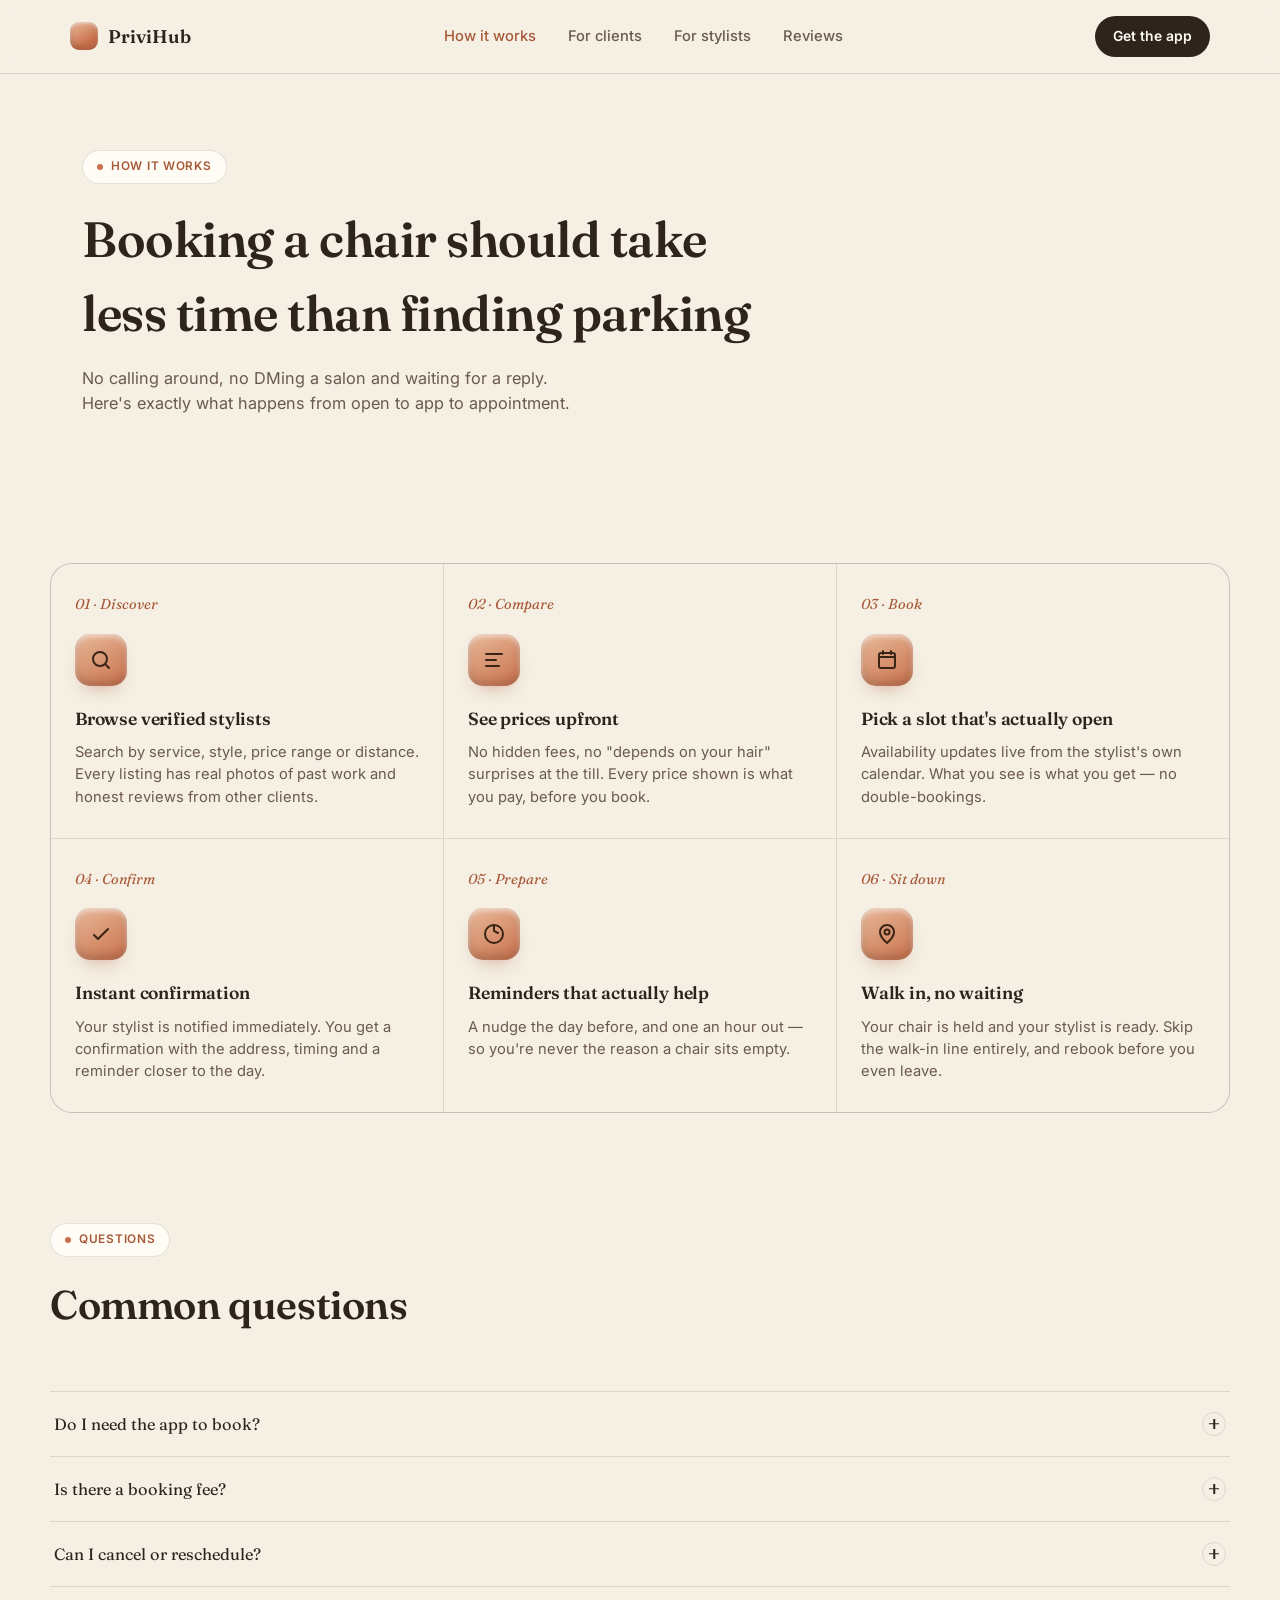
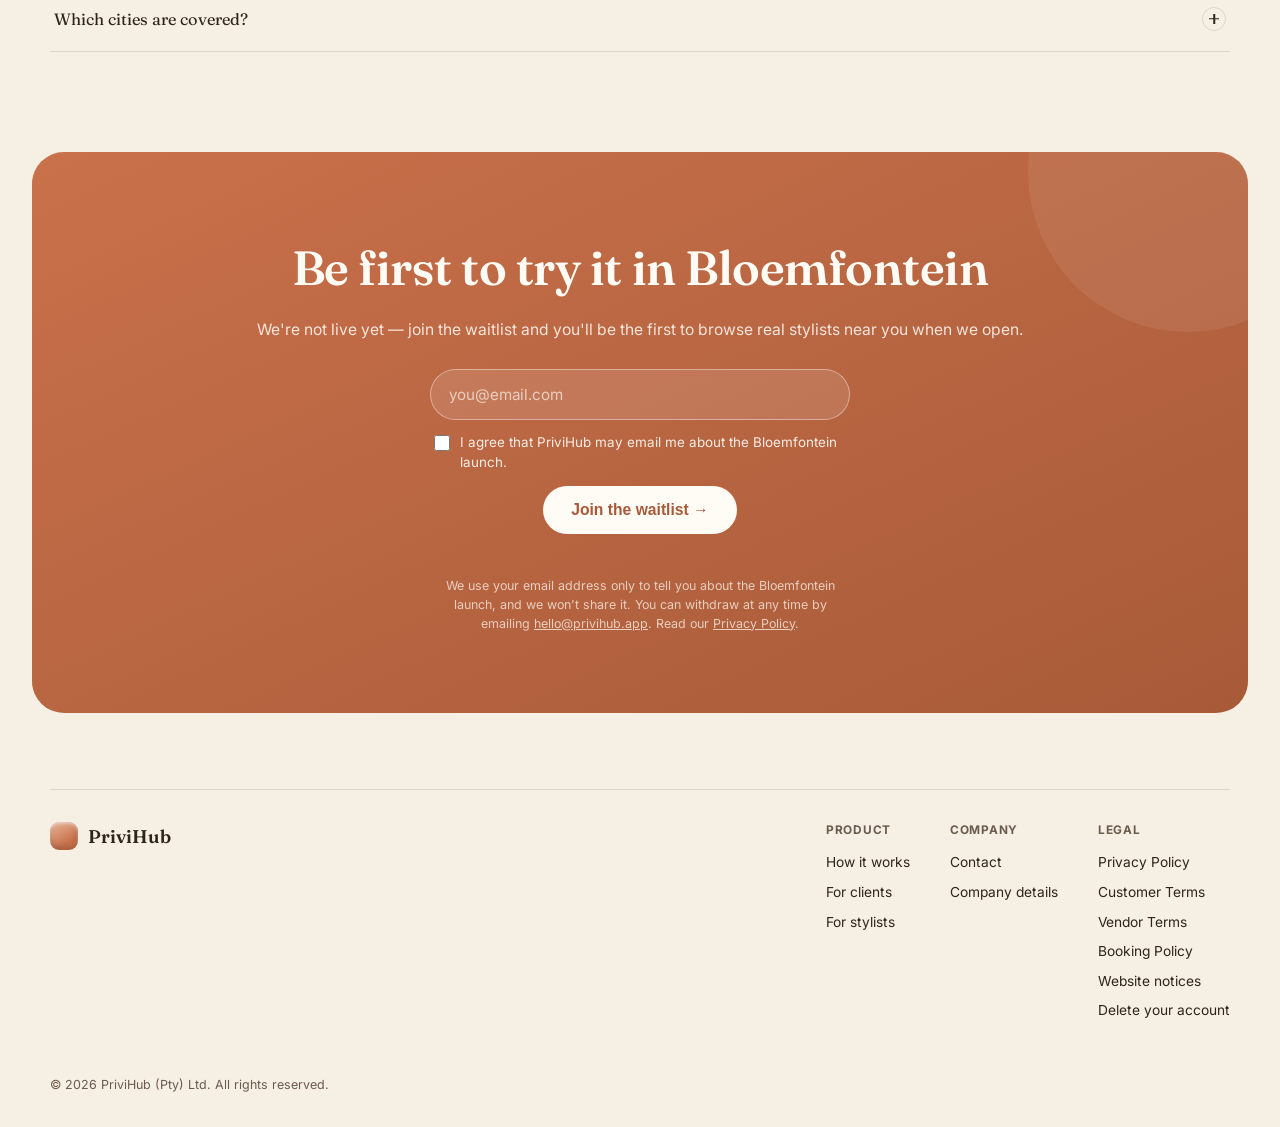
<file: how-it-works.html>
<!DOCTYPE html>
<html lang="en">
<head>
<meta charset="UTF-8">
<meta name="viewport" content="width=device-width, initial-scale=1.0">
<title>How it works — PriviHub</title>
<meta name="description" content="See exactly how PriviHub works, from browsing stylists to booking a slot to sitting in the chair — no calls, no guessing.">
<link rel="canonical" href="https://privihub.app/how-it-works.html">
<meta property="og:type" content="website">
<meta property="og:title" content="How it works — PriviHub">
<meta property="og:description" content="See exactly how PriviHub works, from browsing stylists to booking a slot to sitting in the chair — no calls, no guessing.">
<meta property="og:url" content="https://privihub.app/how-it-works.html">
<meta property="og:image" content="https://privihub.app/og-image.png">
<meta name="twitter:card" content="summary_large_image">
<meta name="twitter:title" content="How it works — PriviHub">
<meta name="twitter:description" content="See exactly how PriviHub works, from browsing stylists to booking a slot to sitting in the chair — no calls, no guessing.">
<link rel="icon" type="image/svg+xml" href="favicon.svg">
<link rel="stylesheet" href="css/styles.css">
</head>
<body>

<header>
  <nav>
    <a href="index.html" class="logo"><div class="logo-mark"></div>PriviHub</a>
    <div class="nav-links">
      <a href="how-it-works.html" class="active">How it works</a>
      <a href="index.html#features">For clients</a>
      <a href="for-stylists.html">For stylists</a>
      <a href="reviews.html">Reviews</a>
    </div>
    <div class="nav-right">
      <a href="index.html#get" class="nav-cta">Get the app</a>
      <button class="nav-toggle" aria-label="Open menu" aria-expanded="false">
        <span></span><span></span><span></span>
      </button>
    </div>
  </nav>
  <div class="mobile-menu">
    <a href="how-it-works.html">How it works</a>
    <a href="index.html#features">For clients</a>
    <a href="for-stylists.html">For stylists</a>
    <a href="reviews.html">Reviews</a>
    <a href="index.html#get" class="nav-cta">Get the app</a>
  </div>
</header>

<section class="page-hero">
  <div class="eyebrow"><span class="eyebrow-dot"></span>How it works</div>
  <h1>Booking a chair should take less time than finding parking</h1>
  <p>No calling around, no DMing a salon and waiting for a reply. Here's exactly what happens from open to app to appointment.</p>
</section>

<section class="how wrap">
  <div class="how-grid">
    <div class="how-step">
      <span class="num">01 · Discover</span>
      <div class="clay-icon"><svg viewBox="0 0 24 24" fill="none"><circle cx="11" cy="11" r="7" stroke="#3A2415" stroke-width="2"/><path d="M20 20L16 16" stroke="#3A2415" stroke-width="2" stroke-linecap="round"/></svg></div>
      <h3>Browse verified stylists</h3>
      <p>Search by service, style, price range or distance. Every listing has real photos of past work and honest reviews from other clients.</p>
    </div>
    <div class="how-step">
      <span class="num">02 · Compare</span>
      <div class="clay-icon"><svg viewBox="0 0 24 24" fill="none"><path d="M4 6h16M4 12h10M4 18h13" stroke="#3A2415" stroke-width="2" stroke-linecap="round"/></svg></div>
      <h3>See prices upfront</h3>
      <p>No hidden fees, no "depends on your hair" surprises at the till. Every price shown is what you pay, before you book.</p>
    </div>
    <div class="how-step">
      <span class="num">03 · Book</span>
      <div class="clay-icon"><svg viewBox="0 0 24 24" fill="none"><rect x="4" y="5" width="16" height="15" rx="2" stroke="#3A2415" stroke-width="2"/><path d="M4 9H20" stroke="#3A2415" stroke-width="2"/><path d="M8 3V6M16 3V6" stroke="#3A2415" stroke-width="2" stroke-linecap="round"/></svg></div>
      <h3>Pick a slot that's actually open</h3>
      <p>Availability updates live from the stylist's own calendar. What you see is what you get — no double-bookings.</p>
    </div>
    <div class="how-step">
      <span class="num">04 · Confirm</span>
      <div class="clay-icon"><svg viewBox="0 0 24 24" fill="none"><path d="M5 13l4 4L19 7" stroke="#3A2415" stroke-width="2" stroke-linecap="round" stroke-linejoin="round"/></svg></div>
      <h3>Instant confirmation</h3>
      <p>Your stylist is notified immediately. You get a confirmation with the address, timing and a reminder closer to the day.</p>
    </div>
    <div class="how-step">
      <span class="num">05 · Prepare</span>
      <div class="clay-icon"><svg viewBox="0 0 24 24" fill="none"><path d="M12 3v6l4 2" stroke="#3A2415" stroke-width="2" stroke-linecap="round"/><circle cx="12" cy="12" r="9" stroke="#3A2415" stroke-width="2"/></svg></div>
      <h3>Reminders that actually help</h3>
      <p>A nudge the day before, and one an hour out — so you're never the reason a chair sits empty.</p>
    </div>
    <div class="how-step">
      <span class="num">06 · Sit down</span>
      <div class="clay-icon"><svg viewBox="0 0 24 24" fill="none"><path d="M12 21C12 21 5 15 5 10a7 7 0 0114 0c0 5-7 11-7 11z" stroke="#3A2415" stroke-width="2"/><circle cx="12" cy="10" r="2.5" stroke="#3A2415" stroke-width="2"/></svg></div>
      <h3>Walk in, no waiting</h3>
      <p>Your chair is held and your stylist is ready. Skip the walk-in line entirely, and rebook before you even leave.</p>
    </div>
  </div>
</section>

<section class="faq wrap">
  <div class="section-head">
    <div class="eyebrow"><span class="eyebrow-dot"></span>Questions</div>
    <h2>Common questions</h2>
  </div>
  <div class="faq-list">
    <div class="faq-item">
      <button class="faq-q" aria-expanded="false" aria-controls="faq-a-1">Do I need the app to book?<span class="plus"></span></button>
      <div class="faq-a" id="faq-a-1"><p>No — once we're live you'll be able to browse and book directly from this website. The app will just make rebooking, reminders and managing appointments faster once you're a regular.</p></div>
    </div>
    <div class="faq-item">
      <button class="faq-q" aria-expanded="false" aria-controls="faq-a-2">Is there a booking fee?<span class="plus"></span></button>
      <div class="faq-a" id="faq-a-2"><p>PriviHub won't add a booking fee for clients. The price you see on a listing is the price you pay at the chair.</p></div>
    </div>
    <div class="faq-item">
      <button class="faq-q" aria-expanded="false" aria-controls="faq-a-3">Can I cancel or reschedule?<span class="plus"></span></button>
      <div class="faq-a" id="faq-a-3"><p>Yes, from your booking confirmation or the app, up until each stylist's own cancellation window — shown on their profile before you book.</p></div>
    </div>
    <div class="faq-item">
      <button class="faq-q" aria-expanded="false" aria-controls="faq-a-4">Which cities are covered?<span class="plus"></span></button>
      <div class="faq-a" id="faq-a-4"><p>PriviHub is launching first in Bloemfontein. Join the waitlist below and we'll email you the moment we open — and again if we expand to your city after that.</p></div>
    </div>
  </div>
</section>

<section class="final-cta" id="get">
  <h2>Be first to try it in Bloemfontein</h2>
  <p>We're not live yet — join the waitlist and you'll be the first to browse real stylists near you when we open.</p>
  <form class="waitlist-form" data-waitlist-form="api-customer" action="" method="POST">
    <label class="sr-only" for="wl-email-how">Email address</label>
    <input type="email" id="wl-email-how" name="email" placeholder="you@email.com" required>
    <label class="consent" for="wl-consent-how"><input type="checkbox" id="wl-consent-how" name="consent" required> <span>I agree that PriviHub may email me about the Bloemfontein launch.</span></label>
    <button type="submit" class="btn-white">Join the waitlist →</button>
  </form>
  <p class="form-status" data-waitlist-status role="status" aria-live="polite"></p>
  <p class="form-note">We use your email address only to tell you about the Bloemfontein launch, and we won't share it. You can withdraw at any time by emailing <a href="mailto:hello@privihub.app">hello@privihub.app</a>. Read our <a href="privacy.html">Privacy Policy</a>.</p>
</section>

<footer>
  <div class="footer-grid">
    <a href="index.html" class="logo"><div class="logo-mark"></div>PriviHub</a>
    <div class="footer-cols">
      <div class="footer-col">
        <h4>Product</h4>
        <a href="how-it-works.html">How it works</a>
        <a href="index.html#features">For clients</a>
        <a href="for-stylists.html">For stylists</a>
      </div>
      <div class="footer-col">
        <h4>Company</h4>
        <a href="mailto:hello@privihub.app">Contact</a>
        <a href="legal.html#company-details">Company details</a>
      </div>
      <div class="footer-col">
        <h4>Legal</h4>
        <a href="privacy.html">Privacy Policy</a>
        <a href="terms.html">Customer Terms</a>
        <a href="vendor-terms.html">Vendor Terms</a>
        <a href="booking-policy.html">Booking Policy</a>
        <a href="legal.html">Website notices</a>
        <a href="delete-account.html">Delete your account</a>
      </div>
    </div>
  </div>
  <p class="footer-copy">© 2026 PriviHub (Pty) Ltd. All rights reserved.</p>
</footer>

<script src="js/main.js"></script>
</body>
</html>
</file>
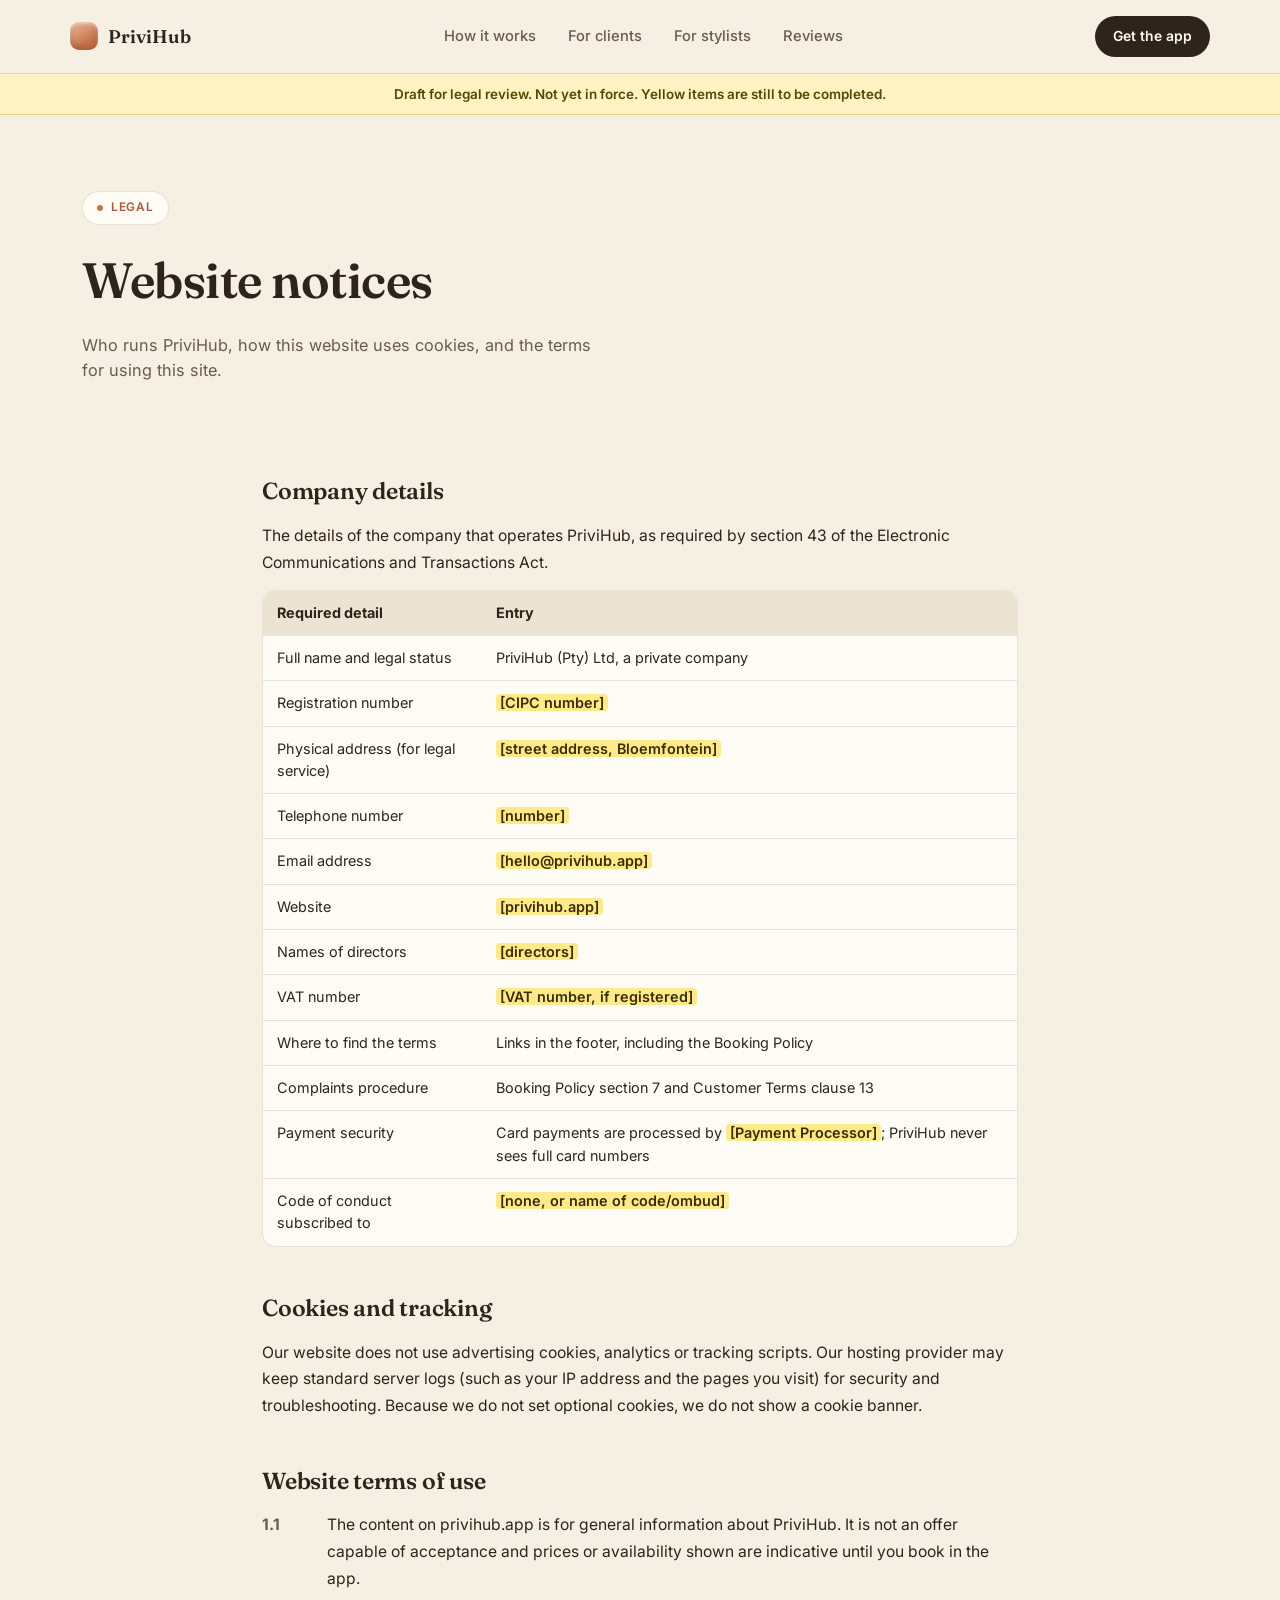
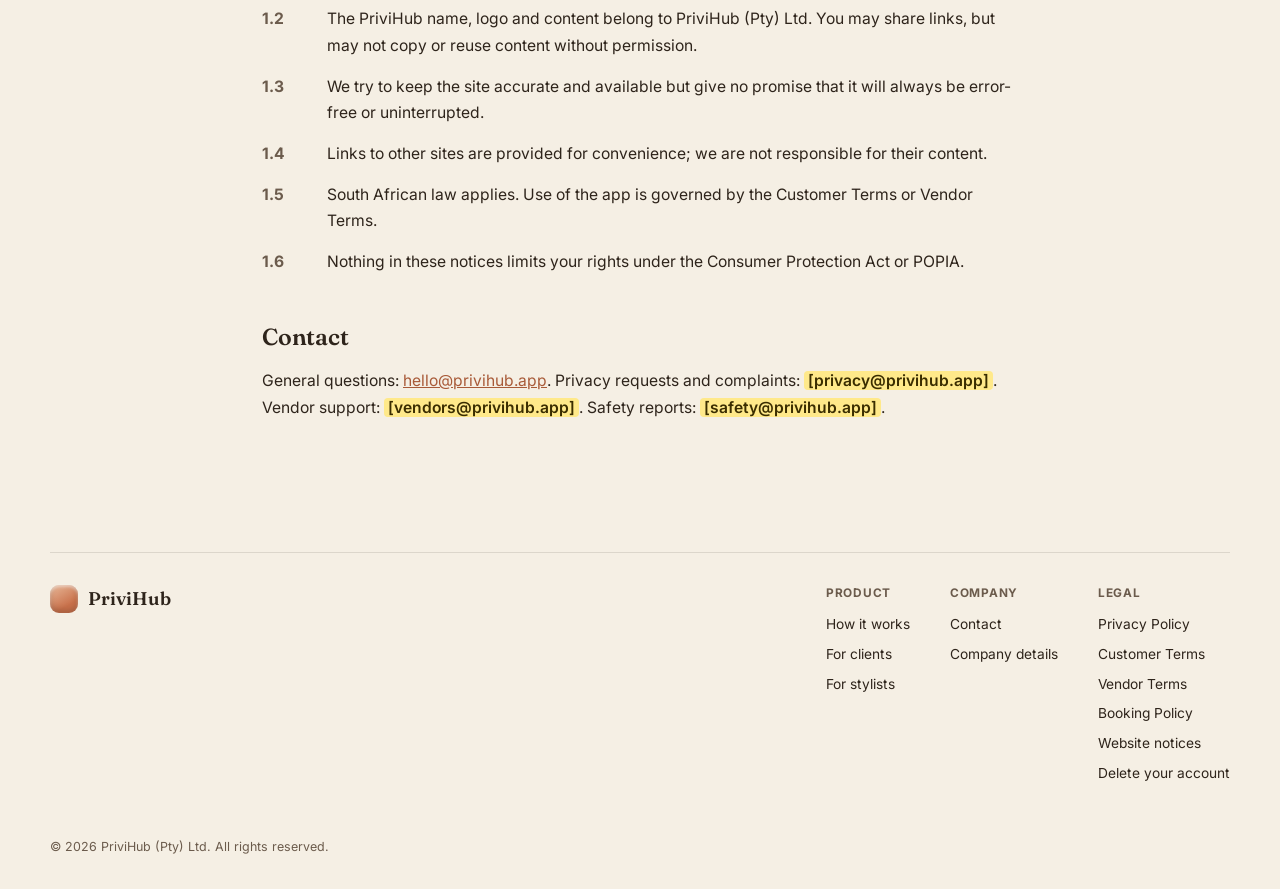
<file: legal.html>
<!DOCTYPE html>
<html lang="en">
<head>
<meta charset="UTF-8">
<meta name="viewport" content="width=device-width, initial-scale=1.0">
<title>Website notices — PriviHub</title>
<meta name="description" content="Company details, cookie notice and website terms for privihub.app.">
<!-- DRAFT: remove the noindex line and the draft-banner below once every yellow placeholder is filled and an attorney has approved this page. -->
<meta name="robots" content="noindex, nofollow">
<link rel="canonical" href="https://privihub.app/legal.html">
<link rel="icon" type="image/svg+xml" href="favicon.svg">
<link rel="stylesheet" href="css/styles.css">
</head>
<body>

<header>
  <nav>
    <a href="index.html" class="logo"><div class="logo-mark"></div>PriviHub</a>
    <div class="nav-links">
      <a href="how-it-works.html">How it works</a>
      <a href="index.html#features">For clients</a>
      <a href="for-stylists.html">For stylists</a>
      <a href="reviews.html">Reviews</a>
    </div>
    <div class="nav-right">
      <a href="index.html#get" class="nav-cta">Get the app</a>
      <button class="nav-toggle" aria-label="Open menu" aria-expanded="false">
        <span></span><span></span><span></span>
      </button>
    </div>
  </nav>
  <div class="mobile-menu">
    <a href="how-it-works.html">How it works</a>
    <a href="index.html#features">For clients</a>
    <a href="for-stylists.html">For stylists</a>
    <a href="reviews.html">Reviews</a>
    <a href="index.html#get" class="nav-cta">Get the app</a>
  </div>
</header>

<div class="draft-banner" role="note">Draft for legal review. Not yet in force. Yellow items are still to be completed.</div>

<section class="page-hero">
  <div class="eyebrow"><span class="eyebrow-dot"></span>Legal</div>
  <h1>Website notices</h1>
  <p>Who runs PriviHub, how this website uses cookies, and the terms for using this site.</p>
</section>

<main class="legal wrap">
<h2 id="company-details">Company details</h2>
<p>The details of the company that operates PriviHub, as required by section 43 of the Electronic Communications and Transactions Act.</p>
<div class="table-wrap"><table><thead><tr><th>Required detail</th><th>Entry</th></tr></thead><tbody>
<tr><td>Full name and legal status</td><td>PriviHub (Pty) Ltd, a private company</td></tr>
<tr><td>Registration number</td><td><mark class="ph">[CIPC number]</mark></td></tr>
<tr><td>Physical address (for legal service)</td><td><mark class="ph">[street address, Bloemfontein]</mark></td></tr>
<tr><td>Telephone number</td><td><mark class="ph">[number]</mark></td></tr>
<tr><td>Email address</td><td><mark class="ph">[hello@privihub.app]</mark></td></tr>
<tr><td>Website</td><td><mark class="ph">[privihub.app]</mark></td></tr>
<tr><td>Names of directors</td><td><mark class="ph">[directors]</mark></td></tr>
<tr><td>VAT number</td><td><mark class="ph">[VAT number, if registered]</mark></td></tr>
<tr><td>Where to find the terms</td><td>Links in the footer, including the Booking Policy</td></tr>
<tr><td>Complaints procedure</td><td>Booking Policy section 7 and Customer Terms clause 13</td></tr>
<tr><td>Payment security</td><td>Card payments are processed by <mark class="ph">[Payment Processor]</mark>; PriviHub never sees full card numbers</td></tr>
<tr><td>Code of conduct subscribed to</td><td><mark class="ph">[none, or name of code/ombud]</mark></td></tr>
</tbody></table></div>
<h2 id="cookies">Cookies and tracking</h2>
<p>Our website does not use advertising cookies, analytics or tracking scripts. Our hosting provider may keep standard server logs (such as your IP address and the pages you visit) for security and troubleshooting. Because we do not set optional cookies, we do not show a cookie banner.</p>
<h2 id="website-terms">Website terms of use</h2>
<p class="clause"><span class="num">1.1</span><span>The content on privihub.app is for general information about PriviHub. It is not an offer capable of acceptance and prices or availability shown are indicative until you book in the app.</span></p>
<p class="clause"><span class="num">1.2</span><span>The PriviHub name, logo and content belong to PriviHub (Pty) Ltd. You may share links, but may not copy or reuse content without permission.</span></p>
<p class="clause"><span class="num">1.3</span><span>We try to keep the site accurate and available but give no promise that it will always be error-free or uninterrupted.</span></p>
<p class="clause"><span class="num">1.4</span><span>Links to other sites are provided for convenience; we are not responsible for their content.</span></p>
<p class="clause"><span class="num">1.5</span><span>South African law applies. Use of the app is governed by the Customer Terms or Vendor Terms.</span></p>
<p class="clause"><span class="num">1.6</span><span>Nothing in these notices limits your rights under the Consumer Protection Act or POPIA.</span></p>
<h2 id="contact">Contact</h2>
<p>General questions: <a href="mailto:hello@privihub.app">hello@privihub.app</a>. Privacy requests and complaints: <mark class="ph">[privacy@privihub.app]</mark>. Vendor support: <mark class="ph">[vendors@privihub.app]</mark>. Safety reports: <mark class="ph">[safety@privihub.app]</mark>.</p>

</main>

<footer>
  <div class="footer-grid">
    <a href="index.html" class="logo"><div class="logo-mark"></div>PriviHub</a>
    <div class="footer-cols">
      <div class="footer-col">
        <h4>Product</h4>
        <a href="how-it-works.html">How it works</a>
        <a href="index.html#features">For clients</a>
        <a href="for-stylists.html">For stylists</a>
      </div>
      <div class="footer-col">
        <h4>Company</h4>
        <a href="mailto:hello@privihub.app">Contact</a>
        <a href="legal.html#company-details">Company details</a>
      </div>
      <div class="footer-col">
        <h4>Legal</h4>
        <a href="privacy.html">Privacy Policy</a>
        <a href="terms.html">Customer Terms</a>
        <a href="vendor-terms.html">Vendor Terms</a>
        <a href="booking-policy.html">Booking Policy</a>
        <a href="legal.html">Website notices</a>
        <a href="delete-account.html">Delete your account</a>
      </div>
    </div>
  </div>
  <p class="footer-copy">© 2026 PriviHub (Pty) Ltd. All rights reserved.</p>
</footer>

<script src="js/main.js"></script>
</body>
</html>
</file>
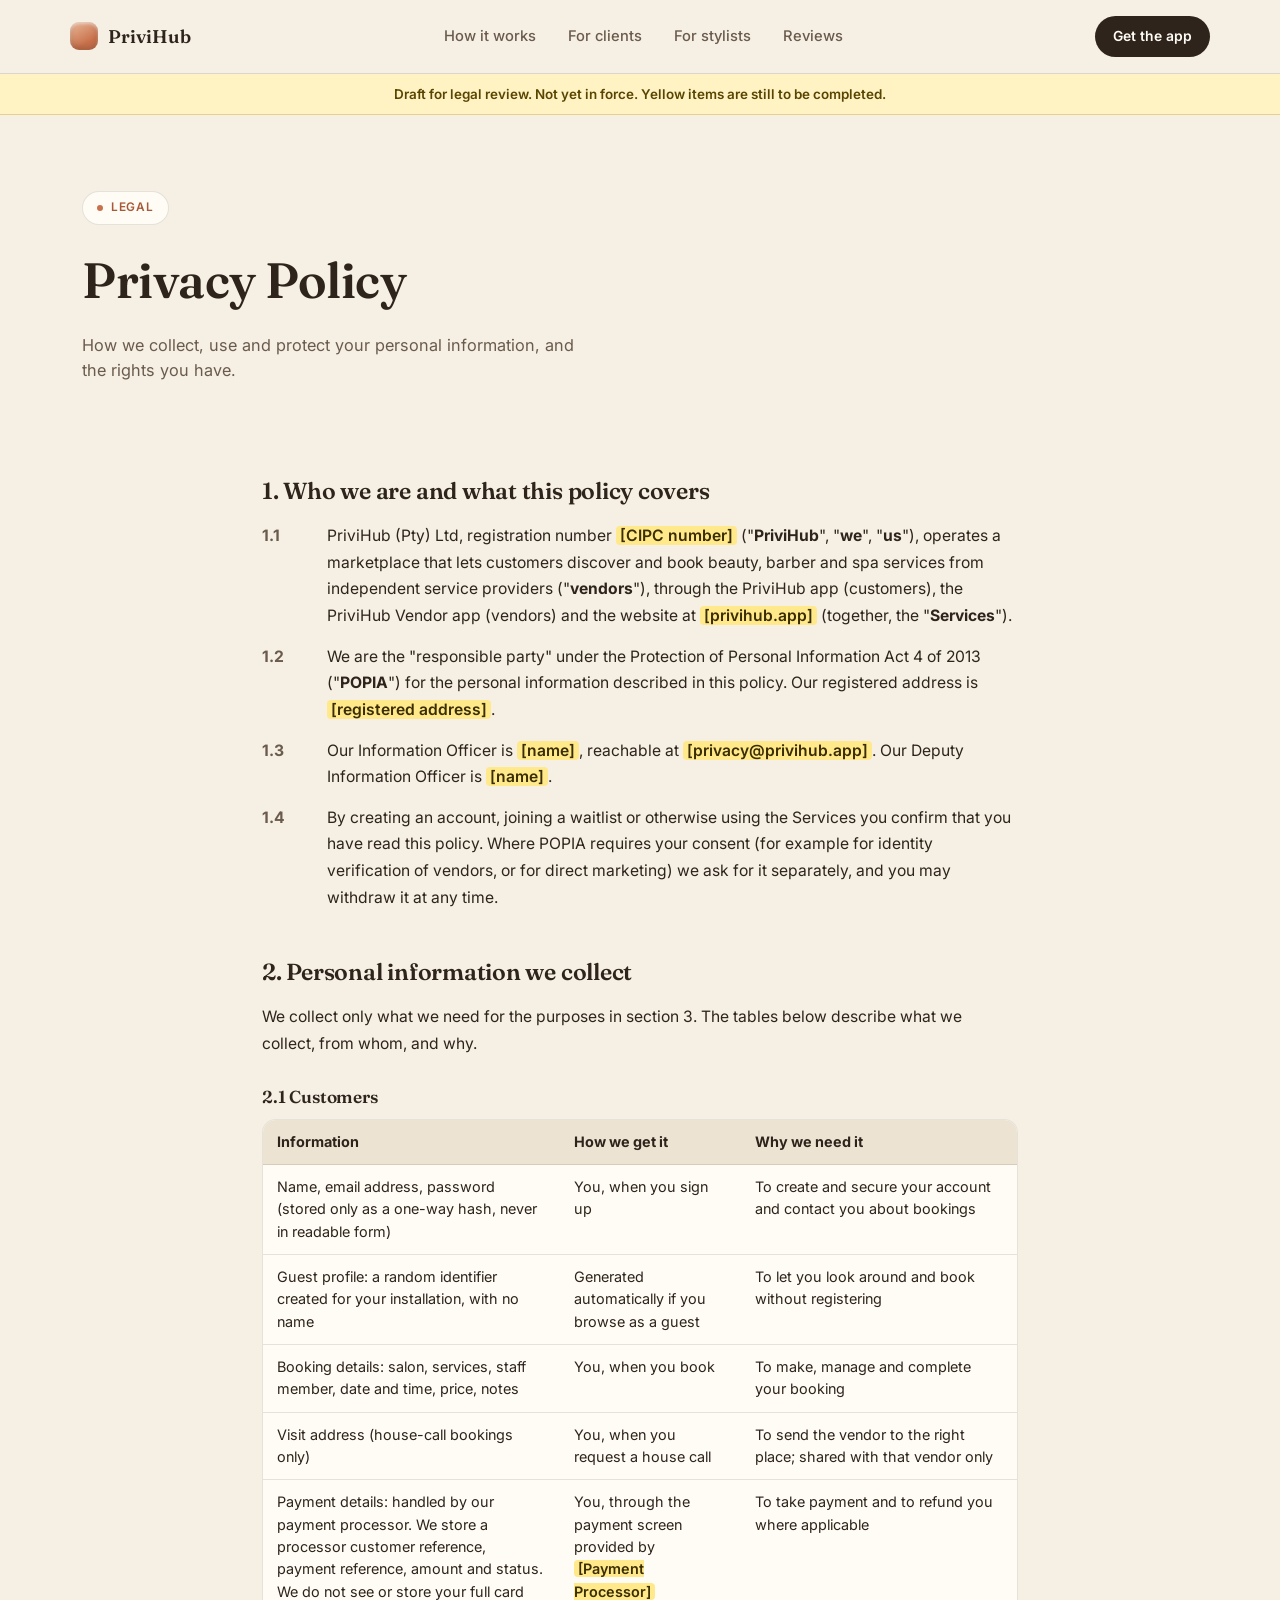
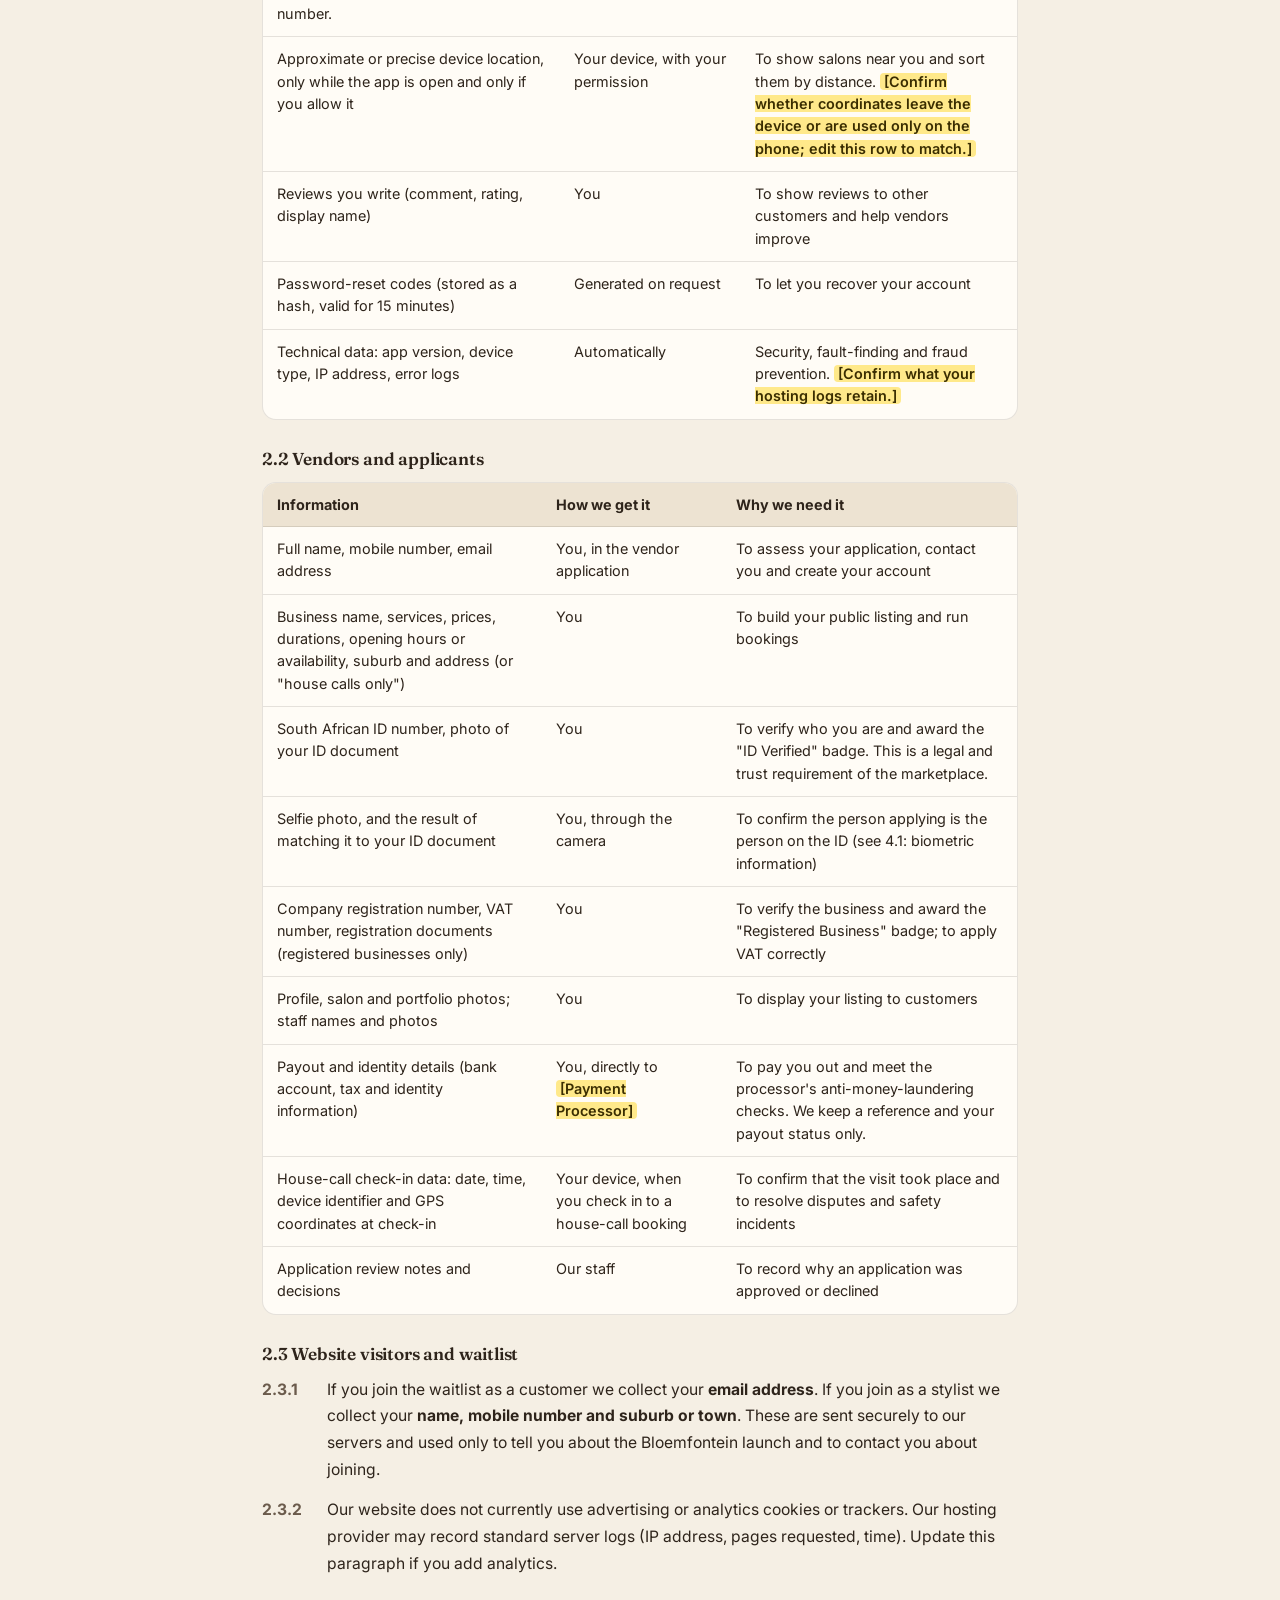
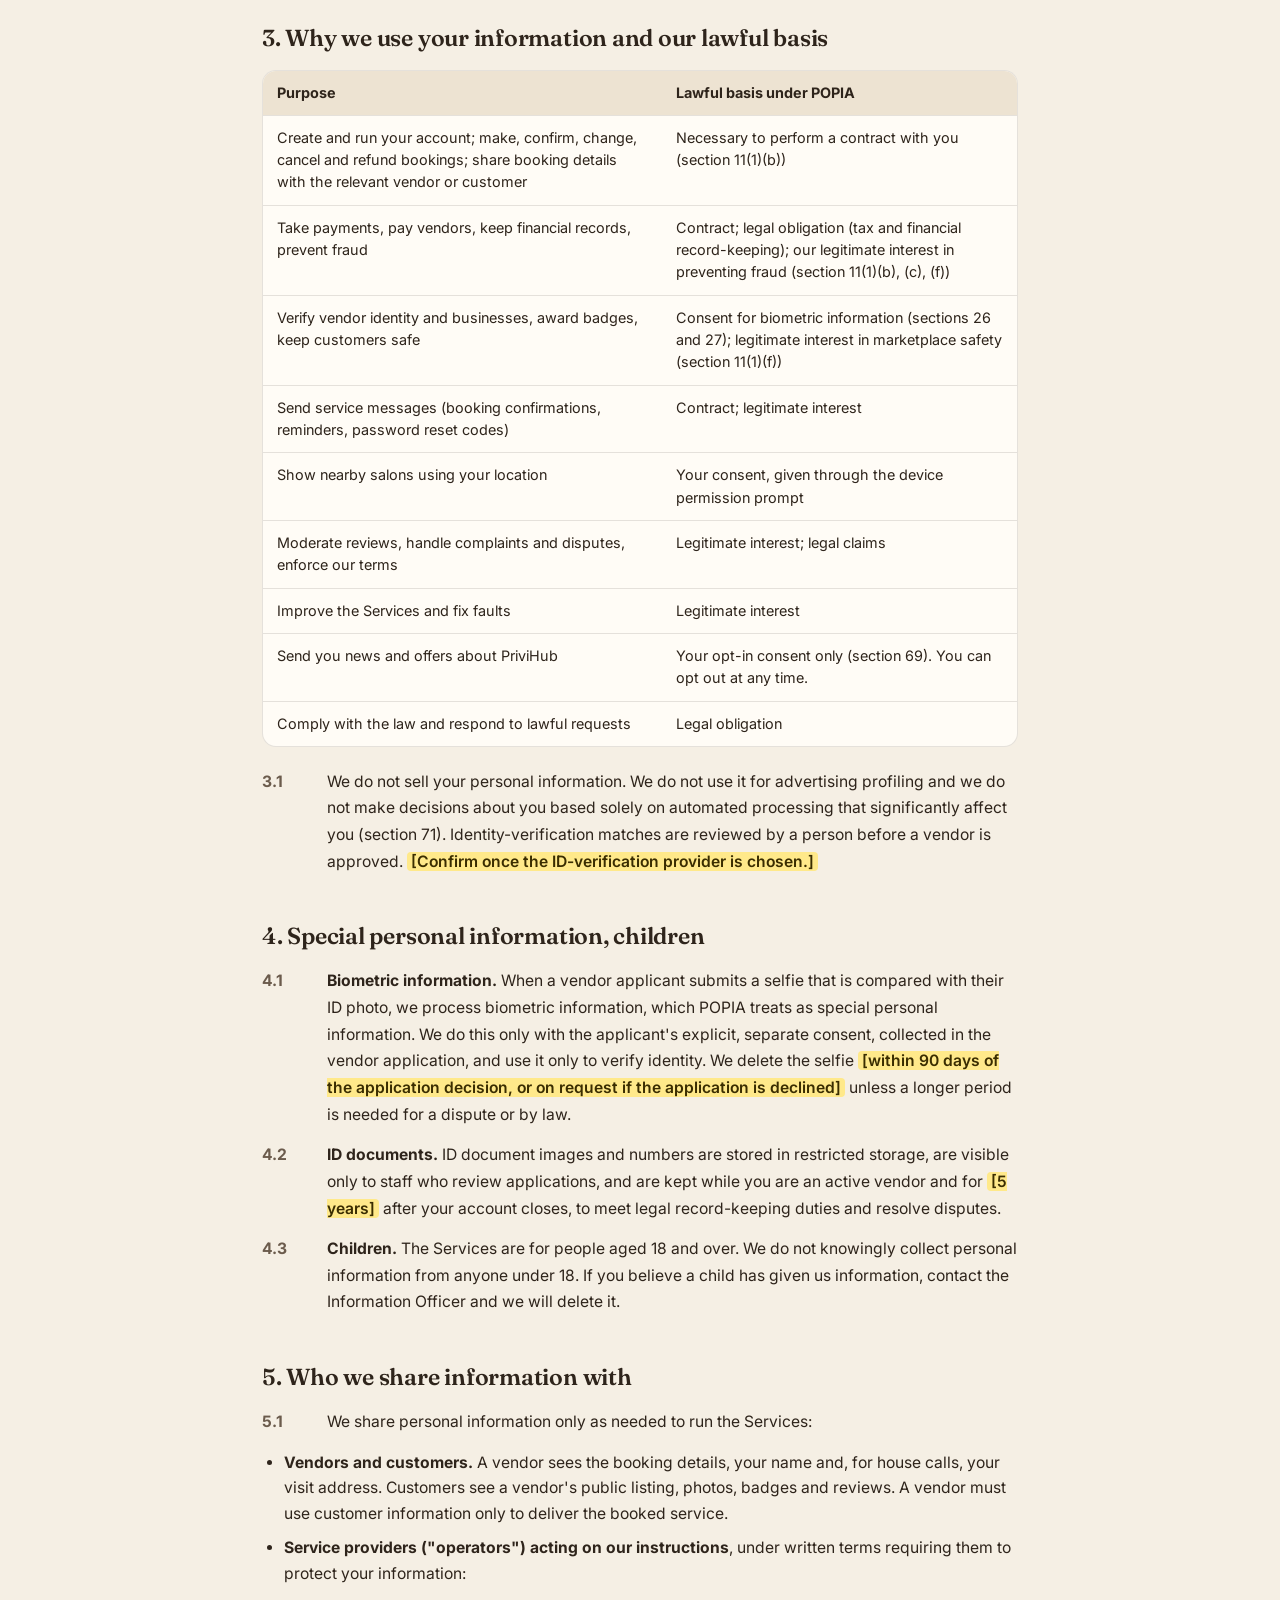
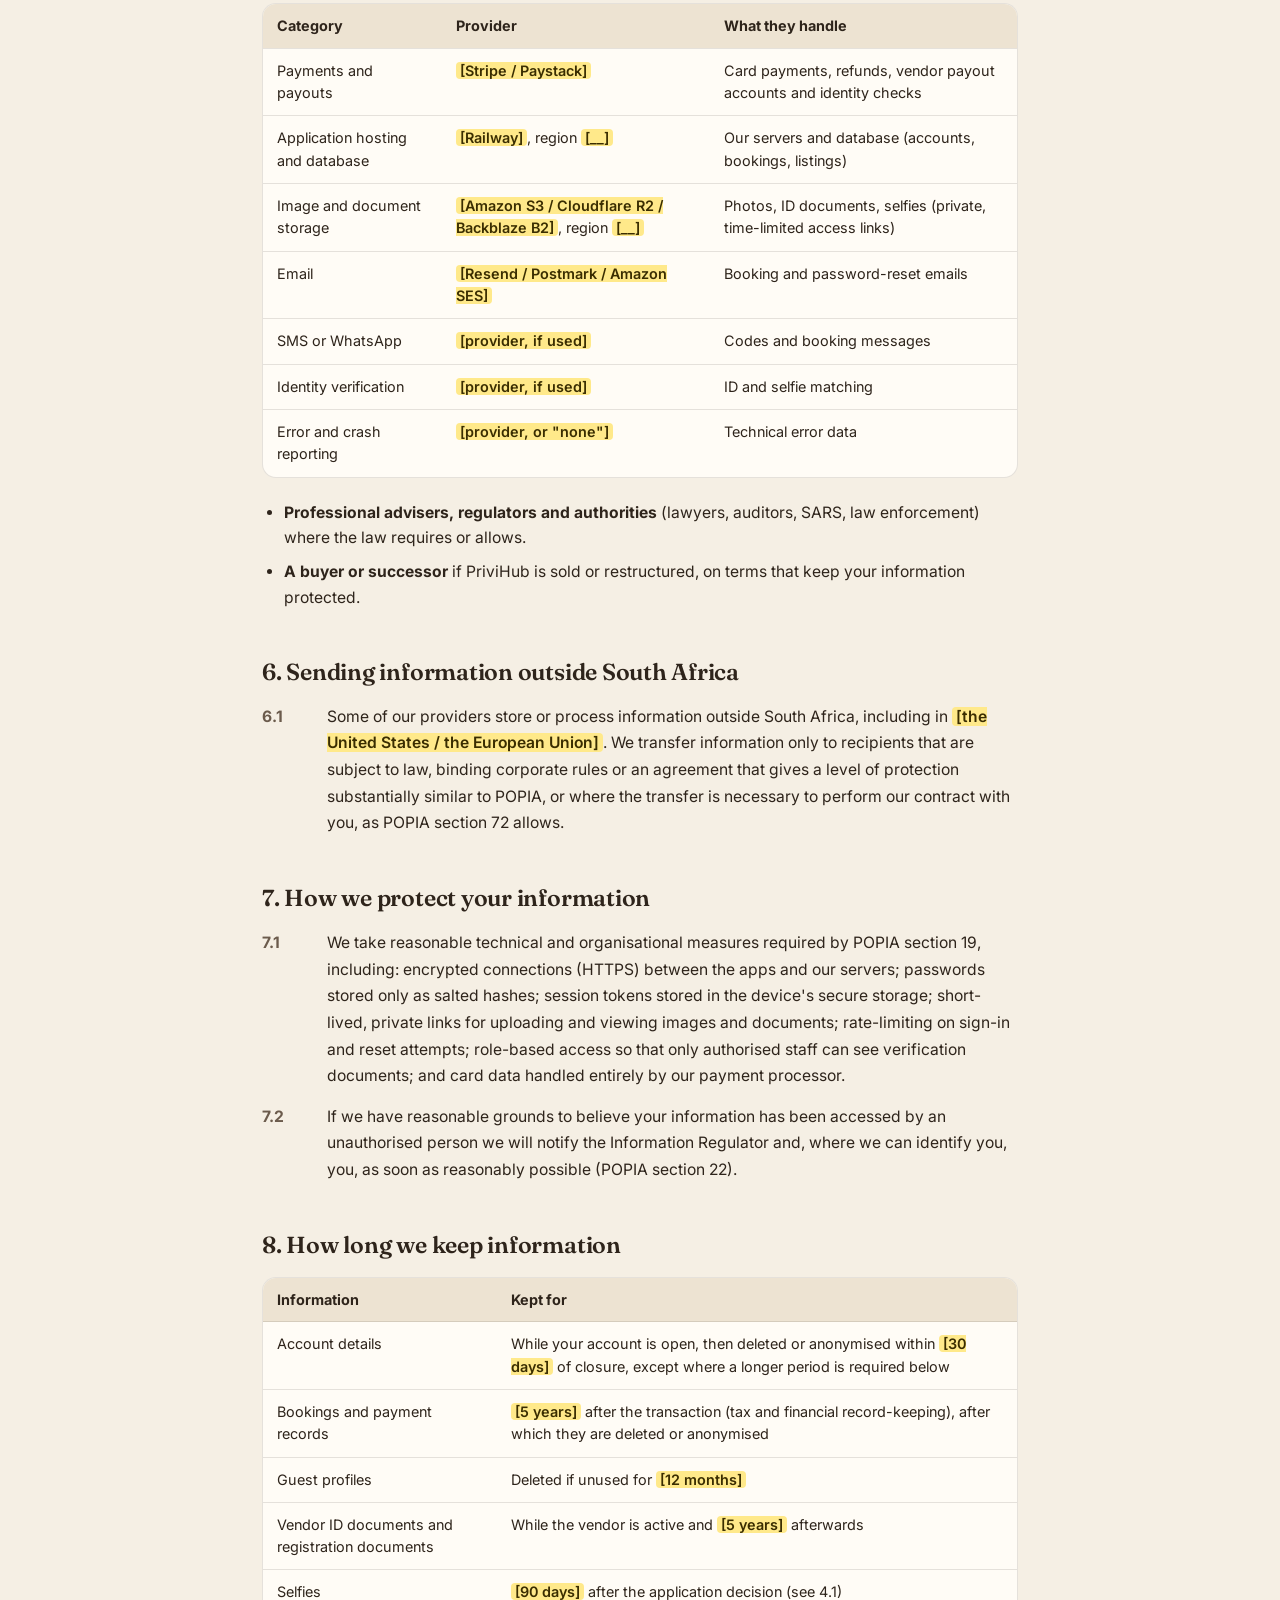
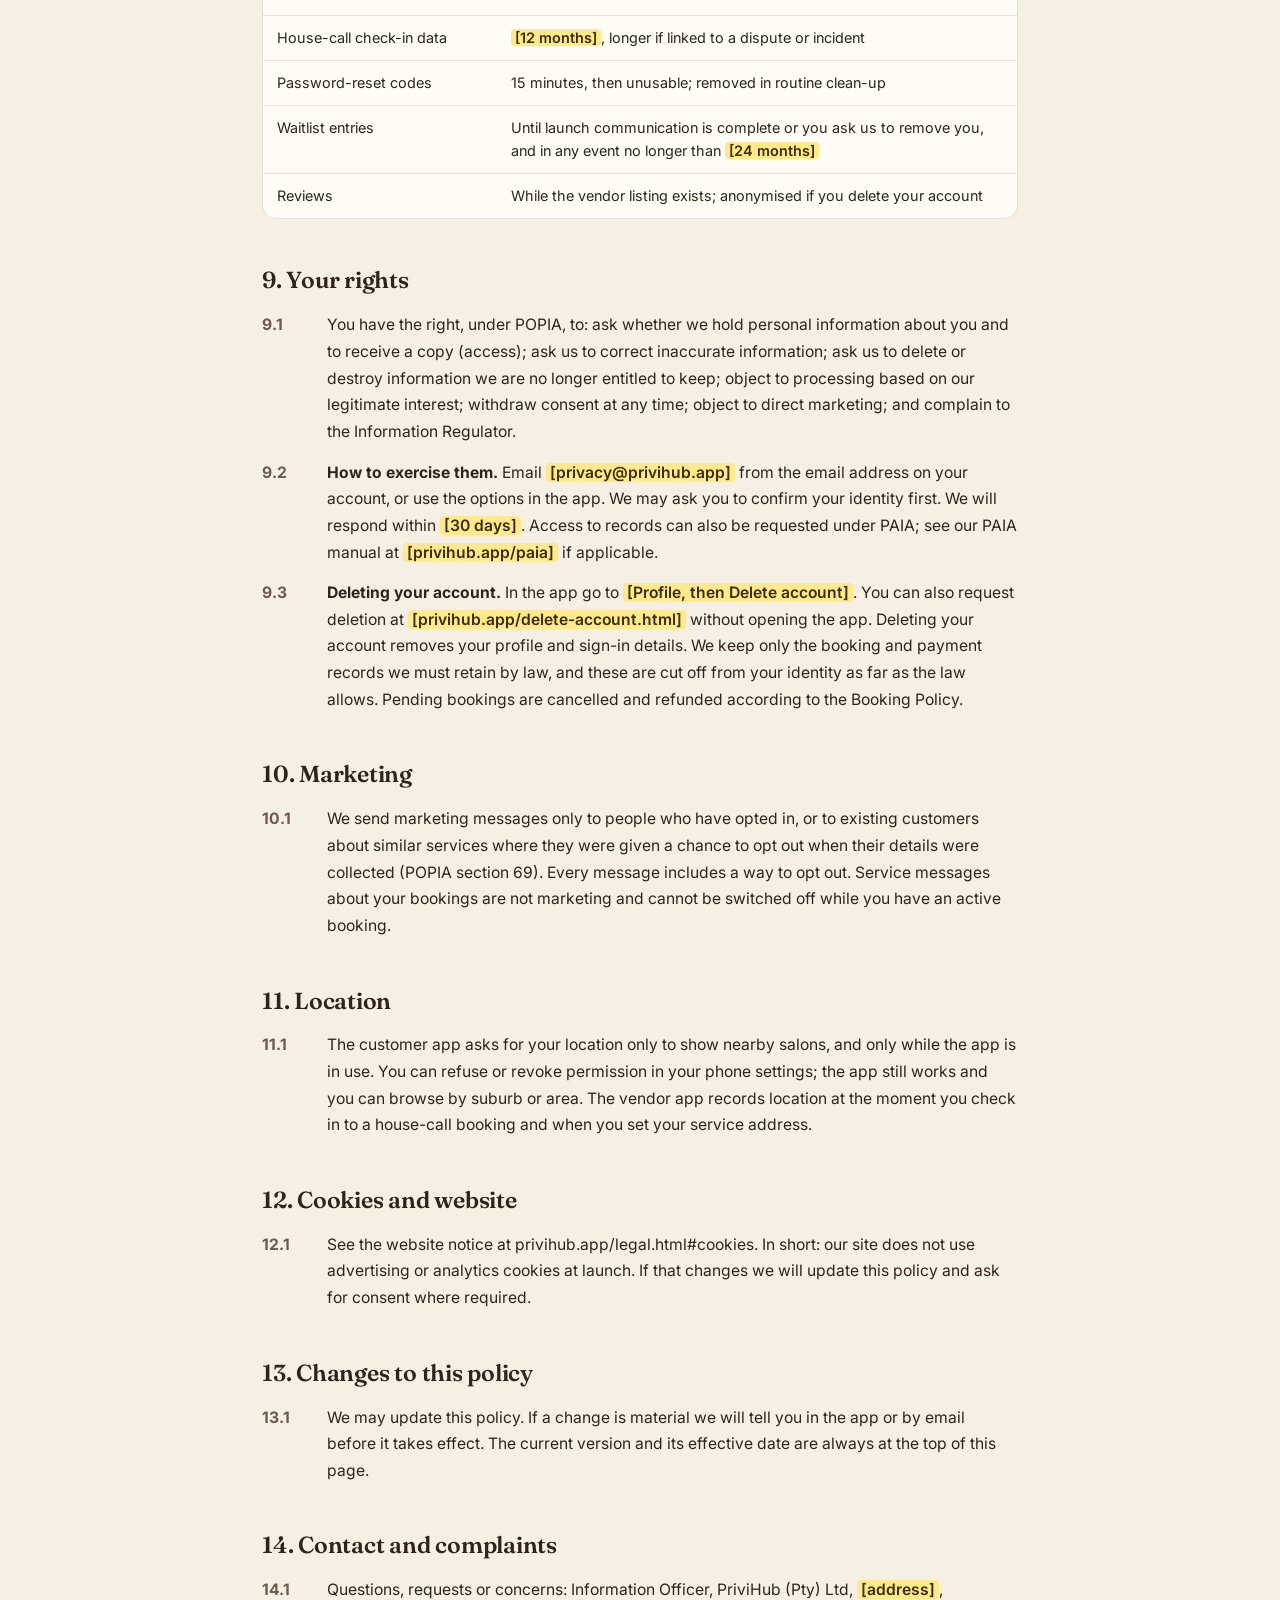
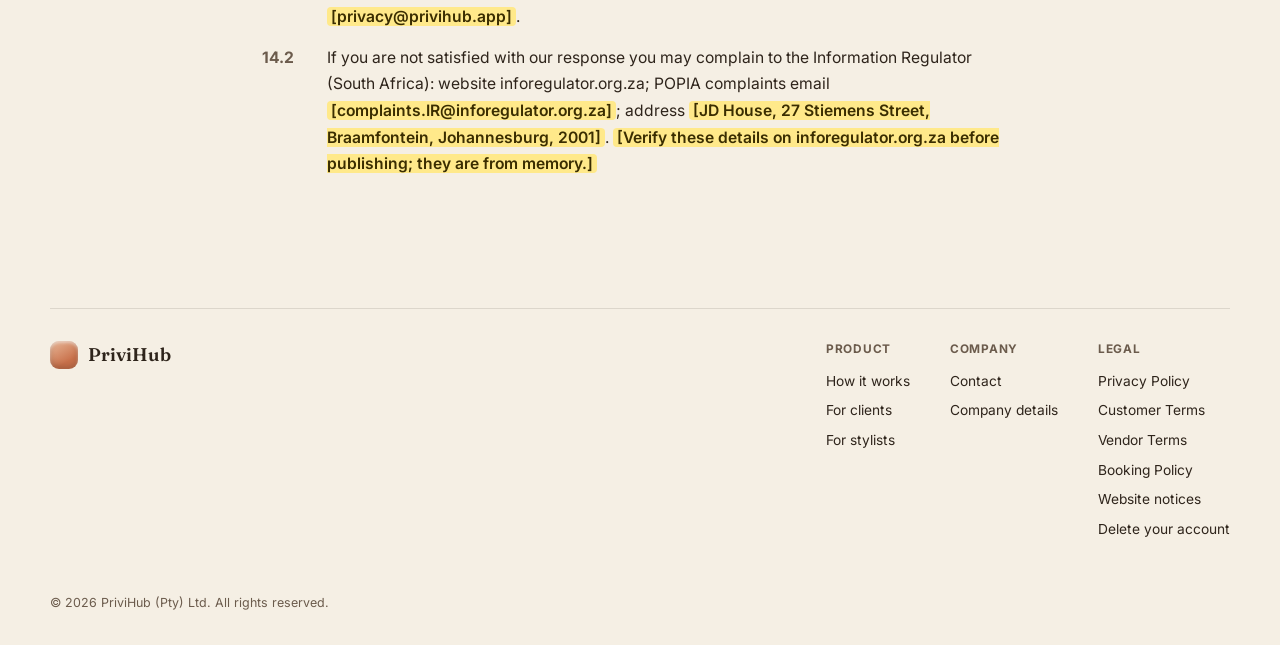
<file: privacy.html>
<!DOCTYPE html>
<html lang="en">
<head>
<meta charset="UTF-8">
<meta name="viewport" content="width=device-width, initial-scale=1.0">
<title>Privacy Policy — PriviHub</title>
<meta name="description" content="How PriviHub collects, uses and protects your personal information under POPIA.">
<!-- DRAFT: remove the noindex line and the draft-banner below once every yellow placeholder is filled and an attorney has approved this page. -->
<meta name="robots" content="noindex, nofollow">
<link rel="canonical" href="https://privihub.app/privacy.html">
<link rel="icon" type="image/svg+xml" href="favicon.svg">
<link rel="stylesheet" href="css/styles.css">
</head>
<body>

<header>
  <nav>
    <a href="index.html" class="logo"><div class="logo-mark"></div>PriviHub</a>
    <div class="nav-links">
      <a href="how-it-works.html">How it works</a>
      <a href="index.html#features">For clients</a>
      <a href="for-stylists.html">For stylists</a>
      <a href="reviews.html">Reviews</a>
    </div>
    <div class="nav-right">
      <a href="index.html#get" class="nav-cta">Get the app</a>
      <button class="nav-toggle" aria-label="Open menu" aria-expanded="false">
        <span></span><span></span><span></span>
      </button>
    </div>
  </nav>
  <div class="mobile-menu">
    <a href="how-it-works.html">How it works</a>
    <a href="index.html#features">For clients</a>
    <a href="for-stylists.html">For stylists</a>
    <a href="reviews.html">Reviews</a>
    <a href="index.html#get" class="nav-cta">Get the app</a>
  </div>
</header>

<div class="draft-banner" role="note">Draft for legal review. Not yet in force. Yellow items are still to be completed.</div>

<section class="page-hero">
  <div class="eyebrow"><span class="eyebrow-dot"></span>Legal</div>
  <h1>Privacy Policy</h1>
  <p>How we collect, use and protect your personal information, and the rights you have.</p>
</section>

<main class="legal wrap">
<h2 id="who-we-are-and-what-this-policy-covers">1. Who we are and what this policy covers</h2>
<p class="clause"><span class="num">1.1</span><span>PriviHub (Pty) Ltd, registration number <mark class="ph">[CIPC number]</mark> ("<strong>PriviHub</strong>", "<strong>we</strong>", "<strong>us</strong>"), operates a marketplace that lets customers discover and book beauty, barber and spa services from independent service providers ("<strong>vendors</strong>"), through the PriviHub app (customers), the PriviHub Vendor app (vendors) and the website at <mark class="ph">[privihub.app]</mark> (together, the "<strong>Services</strong>").</span></p>
<p class="clause"><span class="num">1.2</span><span>We are the "responsible party" under the Protection of Personal Information Act 4 of 2013 ("<strong>POPIA</strong>") for the personal information described in this policy. Our registered address is <mark class="ph">[registered address]</mark>.</span></p>
<p class="clause"><span class="num">1.3</span><span>Our Information Officer is <mark class="ph">[name]</mark>, reachable at <mark class="ph">[privacy@privihub.app]</mark>. Our Deputy Information Officer is <mark class="ph">[name]</mark>.</span></p>
<p class="clause"><span class="num">1.4</span><span>By creating an account, joining a waitlist or otherwise using the Services you confirm that you have read this policy. Where POPIA requires your consent (for example for identity verification of vendors, or for direct marketing) we ask for it separately, and you may withdraw it at any time.</span></p>
<h2 id="personal-information-we-collect">2. Personal information we collect</h2>
<p>We collect only what we need for the purposes in section 3. The tables below describe what we collect, from whom, and why.</p>
<h3>2.1 Customers</h3>
<div class="table-wrap"><table><thead><tr><th>Information</th><th>How we get it</th><th>Why we need it</th></tr></thead><tbody>
<tr><td>Name, email address, password (stored only as a one-way hash, never in readable form)</td><td>You, when you sign up</td><td>To create and secure your account and contact you about bookings</td></tr>
<tr><td>Guest profile: a random identifier created for your installation, with no name</td><td>Generated automatically if you browse as a guest</td><td>To let you look around and book without registering</td></tr>
<tr><td>Booking details: salon, services, staff member, date and time, price, notes</td><td>You, when you book</td><td>To make, manage and complete your booking</td></tr>
<tr><td>Visit address (house-call bookings only)</td><td>You, when you request a house call</td><td>To send the vendor to the right place; shared with that vendor only</td></tr>
<tr><td>Payment details: handled by our payment processor. We store a processor customer reference, payment reference, amount and status. We do not see or store your full card number.</td><td>You, through the payment screen provided by <mark class="ph">[Payment Processor]</mark></td><td>To take payment and to refund you where applicable</td></tr>
<tr><td>Approximate or precise device location, only while the app is open and only if you allow it</td><td>Your device, with your permission</td><td>To show salons near you and sort them by distance. <mark class="ph">[Confirm whether coordinates leave the device or are used only on the phone; edit this row to match.]</mark></td></tr>
<tr><td>Reviews you write (comment, rating, display name)</td><td>You</td><td>To show reviews to other customers and help vendors improve</td></tr>
<tr><td>Password-reset codes (stored as a hash, valid for 15 minutes)</td><td>Generated on request</td><td>To let you recover your account</td></tr>
<tr><td>Technical data: app version, device type, IP address, error logs</td><td>Automatically</td><td>Security, fault-finding and fraud prevention. <mark class="ph">[Confirm what your hosting logs retain.]</mark></td></tr>
</tbody></table></div>
<h3>2.2 Vendors and applicants</h3>
<div class="table-wrap"><table><thead><tr><th>Information</th><th>How we get it</th><th>Why we need it</th></tr></thead><tbody>
<tr><td>Full name, mobile number, email address</td><td>You, in the vendor application</td><td>To assess your application, contact you and create your account</td></tr>
<tr><td>Business name, services, prices, durations, opening hours or availability, suburb and address (or "house calls only")</td><td>You</td><td>To build your public listing and run bookings</td></tr>
<tr><td>South African ID number, photo of your ID document</td><td>You</td><td>To verify who you are and award the "ID Verified" badge. This is a legal and trust requirement of the marketplace.</td></tr>
<tr><td>Selfie photo, and the result of matching it to your ID document</td><td>You, through the camera</td><td>To confirm the person applying is the person on the ID (see 4.1: biometric information)</td></tr>
<tr><td>Company registration number, VAT number, registration documents (registered businesses only)</td><td>You</td><td>To verify the business and award the "Registered Business" badge; to apply VAT correctly</td></tr>
<tr><td>Profile, salon and portfolio photos; staff names and photos</td><td>You</td><td>To display your listing to customers</td></tr>
<tr><td>Payout and identity details (bank account, tax and identity information)</td><td>You, directly to <mark class="ph">[Payment Processor]</mark></td><td>To pay you out and meet the processor's anti-money-laundering checks. We keep a reference and your payout status only.</td></tr>
<tr><td>House-call check-in data: date, time, device identifier and GPS coordinates at check-in</td><td>Your device, when you check in to a house-call booking</td><td>To confirm that the visit took place and to resolve disputes and safety incidents</td></tr>
<tr><td>Application review notes and decisions</td><td>Our staff</td><td>To record why an application was approved or declined</td></tr>
</tbody></table></div>
<h3>2.3 Website visitors and waitlist</h3>
<p class="clause"><span class="num">2.3.1</span><span>If you join the waitlist as a customer we collect your <strong>email address</strong>. If you join as a stylist we collect your <strong>name, mobile number and suburb or town</strong>. These are sent securely to our servers and used only to tell you about the Bloemfontein launch and to contact you about joining.</span></p>
<p class="clause"><span class="num">2.3.2</span><span>Our website does not currently use advertising or analytics cookies or trackers. Our hosting provider may record standard server logs (IP address, pages requested, time). Update this paragraph if you add analytics.</span></p>
<h2 id="why-we-use-your-information-and-our-lawful-basis">3. Why we use your information and our lawful basis</h2>
<div class="table-wrap"><table><thead><tr><th>Purpose</th><th>Lawful basis under POPIA</th></tr></thead><tbody>
<tr><td>Create and run your account; make, confirm, change, cancel and refund bookings; share booking details with the relevant vendor or customer</td><td>Necessary to perform a contract with you (section 11(1)(b))</td></tr>
<tr><td>Take payments, pay vendors, keep financial records, prevent fraud</td><td>Contract; legal obligation (tax and financial record-keeping); our legitimate interest in preventing fraud (section 11(1)(b), (c), (f))</td></tr>
<tr><td>Verify vendor identity and businesses, award badges, keep customers safe</td><td>Consent for biometric information (sections 26 and 27); legitimate interest in marketplace safety (section 11(1)(f))</td></tr>
<tr><td>Send service messages (booking confirmations, reminders, password reset codes)</td><td>Contract; legitimate interest</td></tr>
<tr><td>Show nearby salons using your location</td><td>Your consent, given through the device permission prompt</td></tr>
<tr><td>Moderate reviews, handle complaints and disputes, enforce our terms</td><td>Legitimate interest; legal claims</td></tr>
<tr><td>Improve the Services and fix faults</td><td>Legitimate interest</td></tr>
<tr><td>Send you news and offers about PriviHub</td><td>Your opt-in consent only (section 69). You can opt out at any time.</td></tr>
<tr><td>Comply with the law and respond to lawful requests</td><td>Legal obligation</td></tr>
</tbody></table></div>
<p class="clause"><span class="num">3.1</span><span>We do not sell your personal information. We do not use it for advertising profiling and we do not make decisions about you based solely on automated processing that significantly affect you (section 71). Identity-verification matches are reviewed by a person before a vendor is approved. <mark class="ph">[Confirm once the ID-verification provider is chosen.]</mark></span></p>
<h2 id="special-personal-information-children">4. Special personal information, children</h2>
<p class="clause"><span class="num">4.1</span><span><strong>Biometric information.</strong> When a vendor applicant submits a selfie that is compared with their ID photo, we process biometric information, which POPIA treats as special personal information. We do this only with the applicant's explicit, separate consent, collected in the vendor application, and use it only to verify identity. We delete the selfie <mark class="ph">[within 90 days of the application decision, or on request if the application is declined]</mark> unless a longer period is needed for a dispute or by law.</span></p>
<p class="clause"><span class="num">4.2</span><span><strong>ID documents.</strong> ID document images and numbers are stored in restricted storage, are visible only to staff who review applications, and are kept while you are an active vendor and for <mark class="ph">[5 years]</mark> after your account closes, to meet legal record-keeping duties and resolve disputes.</span></p>
<p class="clause"><span class="num">4.3</span><span><strong>Children.</strong> The Services are for people aged 18 and over. We do not knowingly collect personal information from anyone under 18. If you believe a child has given us information, contact the Information Officer and we will delete it.</span></p>
<h2 id="who-we-share-information-with">5. Who we share information with</h2>
<p class="clause"><span class="num">5.1</span><span>We share personal information only as needed to run the Services:</span></p>
<ul>
<li><strong>Vendors and customers.</strong> A vendor sees the booking details, your name and, for house calls, your visit address. Customers see a vendor's public listing, photos, badges and reviews. A vendor must use customer information only to deliver the booked service.</li>
<li><strong>Service providers ("operators") acting on our instructions</strong>, under written terms requiring them to protect your information:</li>
</ul>
<div class="table-wrap"><table><thead><tr><th>Category</th><th>Provider</th><th>What they handle</th></tr></thead><tbody>
<tr><td>Payments and payouts</td><td><mark class="ph">[Stripe / Paystack]</mark></td><td>Card payments, refunds, vendor payout accounts and identity checks</td></tr>
<tr><td>Application hosting and database</td><td><mark class="ph">[Railway]</mark>, region <mark class="ph">[__]</mark></td><td>Our servers and database (accounts, bookings, listings)</td></tr>
<tr><td>Image and document storage</td><td><mark class="ph">[Amazon S3 / Cloudflare R2 / Backblaze B2]</mark>, region <mark class="ph">[__]</mark></td><td>Photos, ID documents, selfies (private, time-limited access links)</td></tr>
<tr><td>Email</td><td><mark class="ph">[Resend / Postmark / Amazon SES]</mark></td><td>Booking and password-reset emails</td></tr>
<tr><td>SMS or WhatsApp</td><td><mark class="ph">[provider, if used]</mark></td><td>Codes and booking messages</td></tr>
<tr><td>Identity verification</td><td><mark class="ph">[provider, if used]</mark></td><td>ID and selfie matching</td></tr>
<tr><td>Error and crash reporting</td><td><mark class="ph">[provider, or "none"]</mark></td><td>Technical error data</td></tr>
</tbody></table></div>
<ul>
<li><strong>Professional advisers, regulators and authorities</strong> (lawyers, auditors, SARS, law enforcement) where the law requires or allows.</li>
<li><strong>A buyer or successor</strong> if PriviHub is sold or restructured, on terms that keep your information protected.</li>
</ul>
<h2 id="sending-information-outside-south-africa">6. Sending information outside South Africa</h2>
<p class="clause"><span class="num">6.1</span><span>Some of our providers store or process information outside South Africa, including in <mark class="ph">[the United States / the European Union]</mark>. We transfer information only to recipients that are subject to law, binding corporate rules or an agreement that gives a level of protection substantially similar to POPIA, or where the transfer is necessary to perform our contract with you, as POPIA section 72 allows.</span></p>
<h2 id="how-we-protect-your-information">7. How we protect your information</h2>
<p class="clause"><span class="num">7.1</span><span>We take reasonable technical and organisational measures required by POPIA section 19, including: encrypted connections (HTTPS) between the apps and our servers; passwords stored only as salted hashes; session tokens stored in the device's secure storage; short-lived, private links for uploading and viewing images and documents; rate-limiting on sign-in and reset attempts; role-based access so that only authorised staff can see verification documents; and card data handled entirely by our payment processor.</span></p>
<p class="clause"><span class="num">7.2</span><span>If we have reasonable grounds to believe your information has been accessed by an unauthorised person we will notify the Information Regulator and, where we can identify you, you, as soon as reasonably possible (POPIA section 22).</span></p>
<h2 id="how-long-we-keep-information">8. How long we keep information</h2>
<div class="table-wrap"><table><thead><tr><th>Information</th><th>Kept for</th></tr></thead><tbody>
<tr><td>Account details</td><td>While your account is open, then deleted or anonymised within <mark class="ph">[30 days]</mark> of closure, except where a longer period is required below</td></tr>
<tr><td>Bookings and payment records</td><td><mark class="ph">[5 years]</mark> after the transaction (tax and financial record-keeping), after which they are deleted or anonymised</td></tr>
<tr><td>Guest profiles</td><td>Deleted if unused for <mark class="ph">[12 months]</mark></td></tr>
<tr><td>Vendor ID documents and registration documents</td><td>While the vendor is active and <mark class="ph">[5 years]</mark> afterwards</td></tr>
<tr><td>Selfies</td><td><mark class="ph">[90 days]</mark> after the application decision (see 4.1)</td></tr>
<tr><td>House-call check-in data</td><td><mark class="ph">[12 months]</mark>, longer if linked to a dispute or incident</td></tr>
<tr><td>Password-reset codes</td><td>15 minutes, then unusable; removed in routine clean-up</td></tr>
<tr><td>Waitlist entries</td><td>Until launch communication is complete or you ask us to remove you, and in any event no longer than <mark class="ph">[24 months]</mark></td></tr>
<tr><td>Reviews</td><td>While the vendor listing exists; anonymised if you delete your account</td></tr>
</tbody></table></div>
<h2 id="your-rights">9. Your rights</h2>
<p class="clause"><span class="num">9.1</span><span>You have the right, under POPIA, to: ask whether we hold personal information about you and to receive a copy (access); ask us to correct inaccurate information; ask us to delete or destroy information we are no longer entitled to keep; object to processing based on our legitimate interest; withdraw consent at any time; object to direct marketing; and complain to the Information Regulator.</span></p>
<p class="clause"><span class="num">9.2</span><span><strong>How to exercise them.</strong> Email <mark class="ph">[privacy@privihub.app]</mark> from the email address on your account, or use the options in the app. We may ask you to confirm your identity first. We will respond within <mark class="ph">[30 days]</mark>. Access to records can also be requested under PAIA; see our PAIA manual at <mark class="ph">[privihub.app/paia]</mark> if applicable.</span></p>
<p class="clause"><span class="num">9.3</span><span><strong>Deleting your account.</strong> In the app go to <mark class="ph">[Profile, then Delete account]</mark>. You can also request deletion at <mark class="ph">[privihub.app/delete-account.html]</mark> without opening the app. Deleting your account removes your profile and sign-in details. We keep only the booking and payment records we must retain by law, and these are cut off from your identity as far as the law allows. Pending bookings are cancelled and refunded according to the Booking Policy.</span></p>
<h2 id="marketing">10. Marketing</h2>
<p class="clause"><span class="num">10.1</span><span>We send marketing messages only to people who have opted in, or to existing customers about similar services where they were given a chance to opt out when their details were collected (POPIA section 69). Every message includes a way to opt out. Service messages about your bookings are not marketing and cannot be switched off while you have an active booking.</span></p>
<h2 id="location">11. Location</h2>
<p class="clause"><span class="num">11.1</span><span>The customer app asks for your location only to show nearby salons, and only while the app is in use. You can refuse or revoke permission in your phone settings; the app still works and you can browse by suburb or area. The vendor app records location at the moment you check in to a house-call booking and when you set your service address.</span></p>
<h2 id="cookies-and-website">12. Cookies and website</h2>
<p class="clause"><span class="num">12.1</span><span>See the website notice at privihub.app/legal.html#cookies. In short: our site does not use advertising or analytics cookies at launch. If that changes we will update this policy and ask for consent where required.</span></p>
<h2 id="changes-to-this-policy">13. Changes to this policy</h2>
<p class="clause"><span class="num">13.1</span><span>We may update this policy. If a change is material we will tell you in the app or by email before it takes effect. The current version and its effective date are always at the top of this page.</span></p>
<h2 id="contact-and-complaints">14. Contact and complaints</h2>
<p class="clause"><span class="num">14.1</span><span>Questions, requests or concerns: Information Officer, PriviHub (Pty) Ltd, <mark class="ph">[address]</mark>, <mark class="ph">[privacy@privihub.app]</mark>.</span></p>
<p class="clause"><span class="num">14.2</span><span>If you are not satisfied with our response you may complain to the Information Regulator (South Africa): website inforegulator.org.za; POPIA complaints email <mark class="ph">[complaints.IR@inforegulator.org.za]</mark>; address <mark class="ph">[JD House, 27 Stiemens Street, Braamfontein, Johannesburg, 2001]</mark>. <mark class="ph">[Verify these details on inforegulator.org.za before publishing; they are from memory.]</mark></span></p>

</main>

<footer>
  <div class="footer-grid">
    <a href="index.html" class="logo"><div class="logo-mark"></div>PriviHub</a>
    <div class="footer-cols">
      <div class="footer-col">
        <h4>Product</h4>
        <a href="how-it-works.html">How it works</a>
        <a href="index.html#features">For clients</a>
        <a href="for-stylists.html">For stylists</a>
      </div>
      <div class="footer-col">
        <h4>Company</h4>
        <a href="mailto:hello@privihub.app">Contact</a>
        <a href="legal.html#company-details">Company details</a>
      </div>
      <div class="footer-col">
        <h4>Legal</h4>
        <a href="privacy.html">Privacy Policy</a>
        <a href="terms.html">Customer Terms</a>
        <a href="vendor-terms.html">Vendor Terms</a>
        <a href="booking-policy.html">Booking Policy</a>
        <a href="legal.html">Website notices</a>
        <a href="delete-account.html">Delete your account</a>
      </div>
    </div>
  </div>
  <p class="footer-copy">© 2026 PriviHub (Pty) Ltd. All rights reserved.</p>
</footer>

<script src="js/main.js"></script>
</body>
</html>
</file>
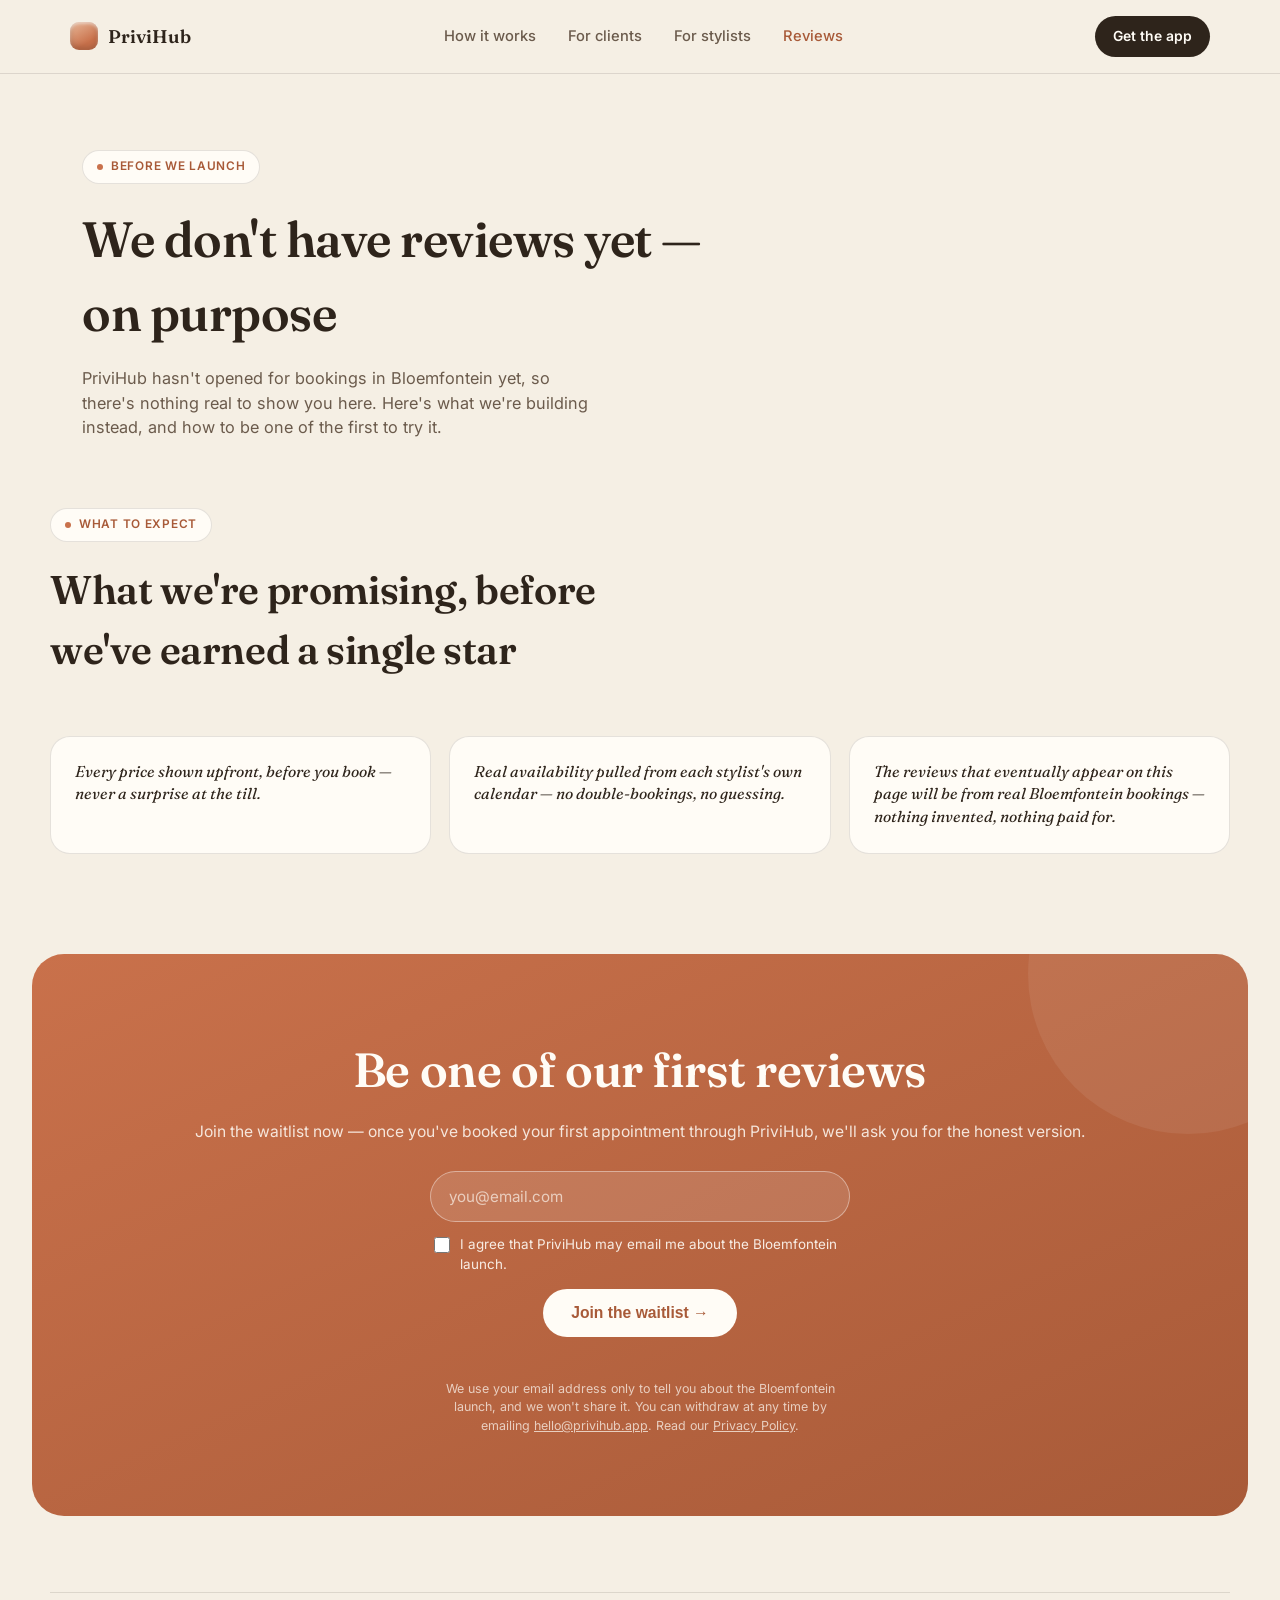
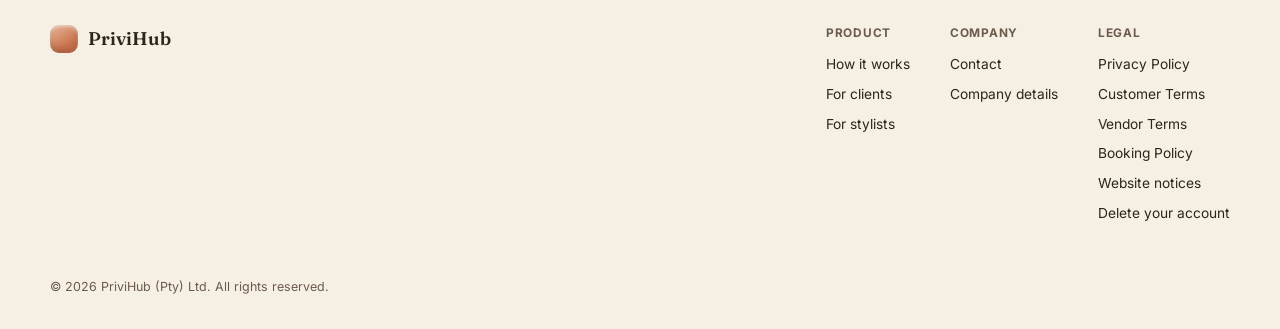
<file: reviews.html>
<!DOCTYPE html>
<html lang="en">
<head>
<meta charset="UTF-8">
<meta name="viewport" content="width=device-width, initial-scale=1.0">
<title>Reviews — PriviHub</title>
<meta name="description" content="PriviHub hasn't launched yet, so there are no reviews — here's what to expect when we open in Bloemfontein, and how to join the waitlist.">
<link rel="canonical" href="https://privihub.app/reviews.html">
<meta property="og:type" content="website">
<meta property="og:title" content="Reviews — PriviHub">
<meta property="og:description" content="PriviHub hasn't launched yet, so there are no reviews — here's what to expect when we open in Bloemfontein, and how to join the waitlist.">
<meta property="og:url" content="https://privihub.app/reviews.html">
<meta property="og:image" content="https://privihub.app/og-image.png">
<meta name="twitter:card" content="summary_large_image">
<meta name="twitter:title" content="Reviews — PriviHub">
<meta name="twitter:description" content="PriviHub hasn't launched yet, so there are no reviews — here's what to expect when we open in Bloemfontein, and how to join the waitlist.">
<link rel="icon" type="image/svg+xml" href="favicon.svg">
<link rel="stylesheet" href="css/styles.css">
</head>
<body>

<header>
  <nav>
    <a href="index.html" class="logo"><div class="logo-mark"></div>PriviHub</a>
    <div class="nav-links">
      <a href="how-it-works.html">How it works</a>
      <a href="index.html#features">For clients</a>
      <a href="for-stylists.html">For stylists</a>
      <a href="reviews.html" class="active">Reviews</a>
    </div>
    <div class="nav-right">
      <a href="index.html#get" class="nav-cta">Get the app</a>
      <button class="nav-toggle" aria-label="Open menu" aria-expanded="false">
        <span></span><span></span><span></span>
      </button>
    </div>
  </nav>
  <div class="mobile-menu">
    <a href="how-it-works.html">How it works</a>
    <a href="index.html#features">For clients</a>
    <a href="for-stylists.html">For stylists</a>
    <a href="reviews.html">Reviews</a>
    <a href="index.html#get" class="nav-cta">Get the app</a>
  </div>
</header>

<section class="page-hero">
  <div class="eyebrow"><span class="eyebrow-dot"></span>Before we launch</div>
  <h1>We don't have reviews yet — on purpose</h1>
  <p>PriviHub hasn't opened for bookings in Bloemfontein yet, so there's nothing real to show you here. Here's what we're building instead, and how to be one of the first to try it.</p>
</section>

<section class="testimonials wrap">
  <div class="section-head">
    <div class="eyebrow"><span class="eyebrow-dot"></span>What to expect</div>
    <h2>What we're promising, before we've earned a single star</h2>
  </div>
  <div class="test-grid">
    <div class="test-card">
      <div class="quote">Every price shown upfront, before you book — never a surprise at the till.</div>
    </div>
    <div class="test-card">
      <div class="quote">Real availability pulled from each stylist's own calendar — no double-bookings, no guessing.</div>
    </div>
    <div class="test-card">
      <div class="quote">The reviews that eventually appear on this page will be from real Bloemfontein bookings — nothing invented, nothing paid for.</div>
    </div>
  </div>
</section>

<section class="final-cta" id="get">
  <h2>Be one of our first reviews</h2>
  <p>Join the waitlist now — once you've booked your first appointment through PriviHub, we'll ask you for the honest version.</p>
  <form class="waitlist-form" data-waitlist-form="api-customer" action="" method="POST">
    <label class="sr-only" for="wl-email-reviews">Email address</label>
    <input type="email" id="wl-email-reviews" name="email" placeholder="you@email.com" required>
    <label class="consent" for="wl-consent-reviews"><input type="checkbox" id="wl-consent-reviews" name="consent" required> <span>I agree that PriviHub may email me about the Bloemfontein launch.</span></label>
    <button type="submit" class="btn-white">Join the waitlist →</button>
  </form>
  <p class="form-status" data-waitlist-status role="status" aria-live="polite"></p>
  <p class="form-note">We use your email address only to tell you about the Bloemfontein launch, and we won't share it. You can withdraw at any time by emailing <a href="mailto:hello@privihub.app">hello@privihub.app</a>. Read our <a href="privacy.html">Privacy Policy</a>.</p>
</section>

<footer>
  <div class="footer-grid">
    <a href="index.html" class="logo"><div class="logo-mark"></div>PriviHub</a>
    <div class="footer-cols">
      <div class="footer-col">
        <h4>Product</h4>
        <a href="how-it-works.html">How it works</a>
        <a href="index.html#features">For clients</a>
        <a href="for-stylists.html">For stylists</a>
      </div>
      <div class="footer-col">
        <h4>Company</h4>
        <a href="mailto:hello@privihub.app">Contact</a>
        <a href="legal.html#company-details">Company details</a>
      </div>
      <div class="footer-col">
        <h4>Legal</h4>
        <a href="privacy.html">Privacy Policy</a>
        <a href="terms.html">Customer Terms</a>
        <a href="vendor-terms.html">Vendor Terms</a>
        <a href="booking-policy.html">Booking Policy</a>
        <a href="legal.html">Website notices</a>
        <a href="delete-account.html">Delete your account</a>
      </div>
    </div>
  </div>
  <p class="footer-copy">© 2026 PriviHub (Pty) Ltd. All rights reserved.</p>
</footer>

<script src="js/main.js"></script>
</body>
</html>
</file>
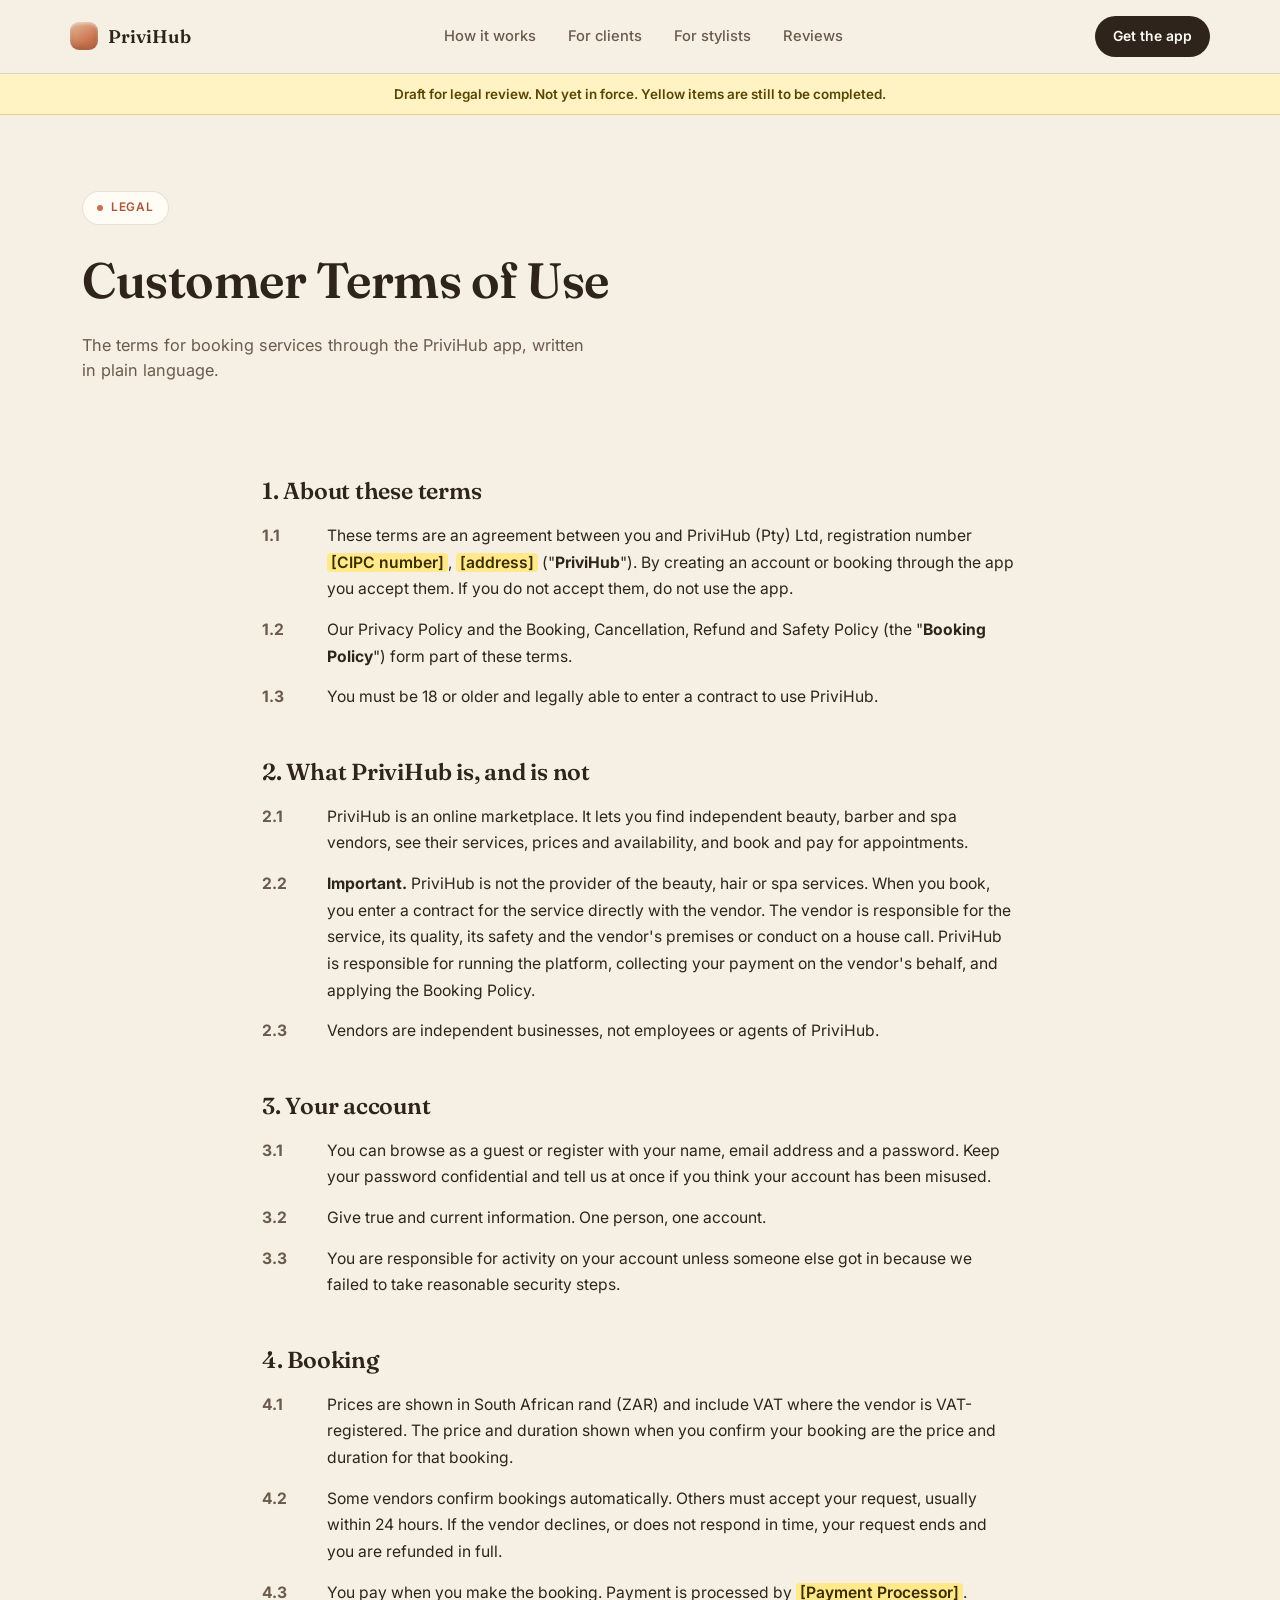
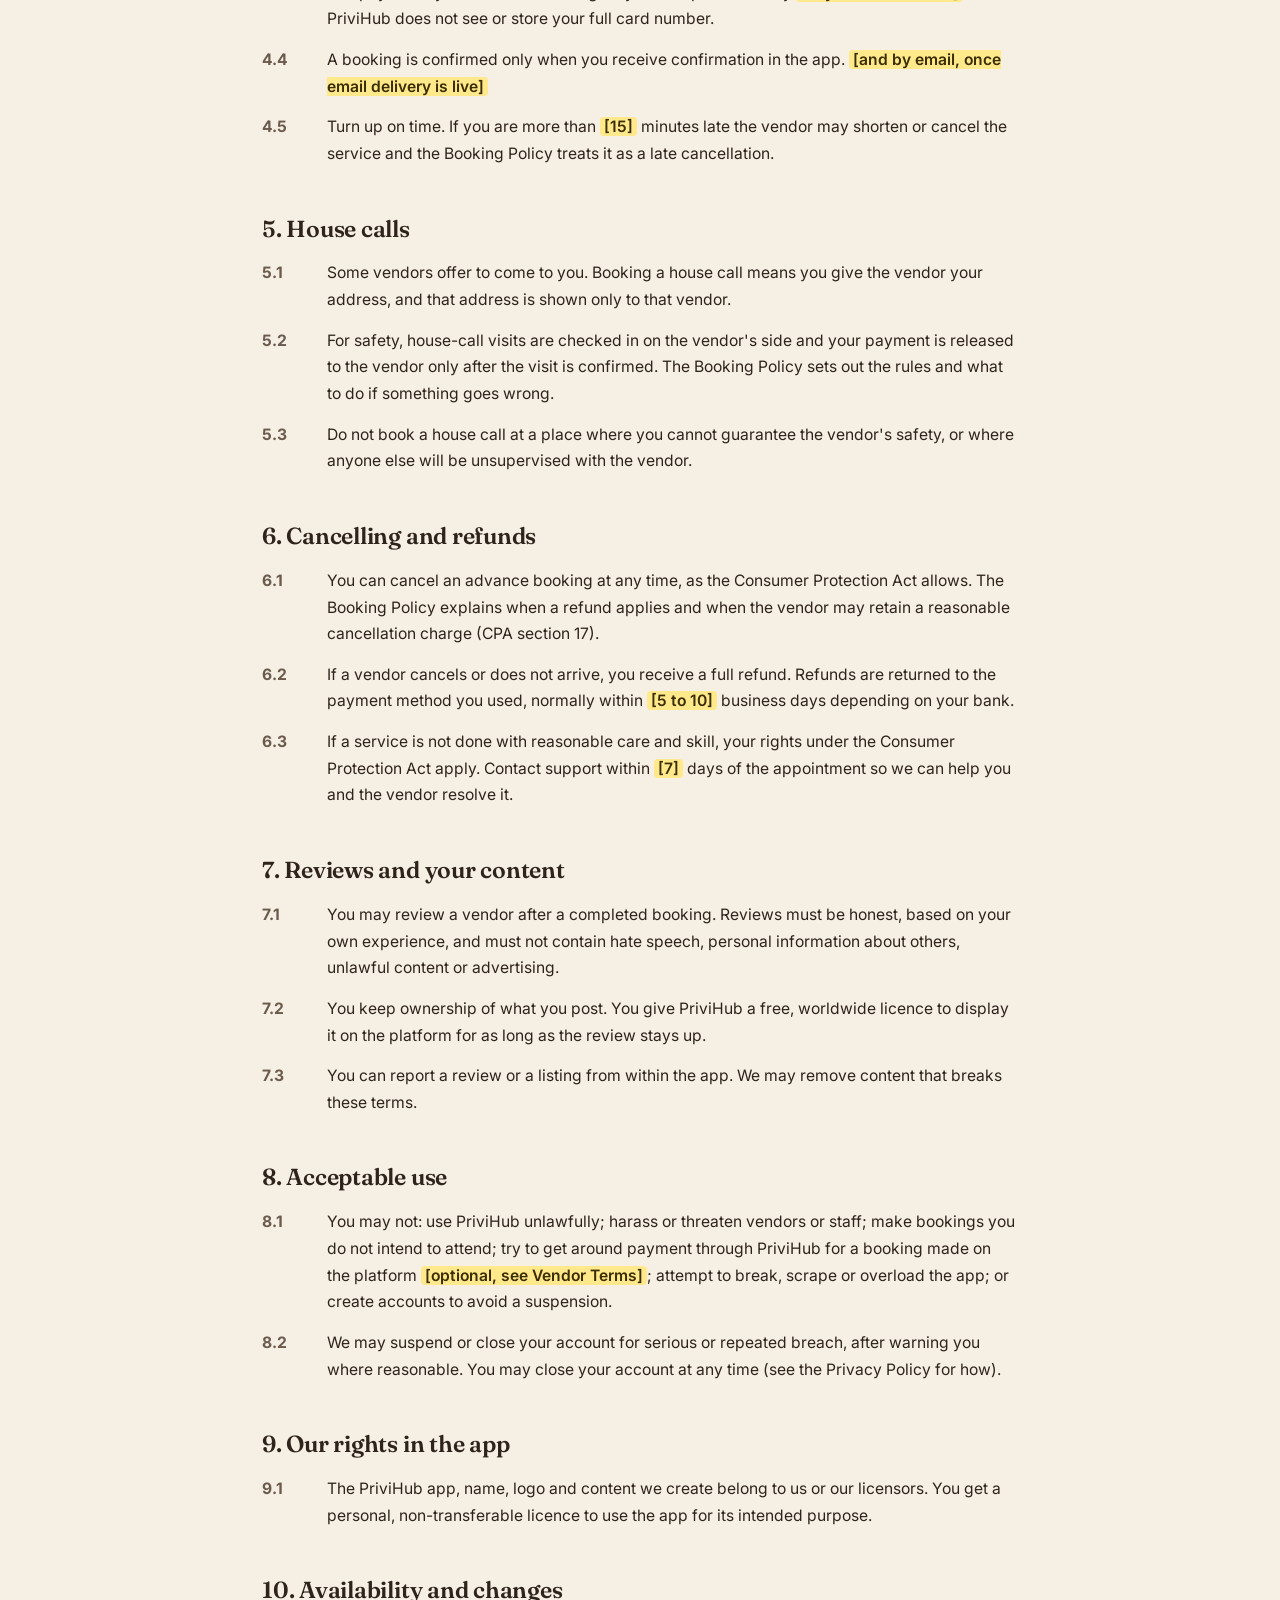
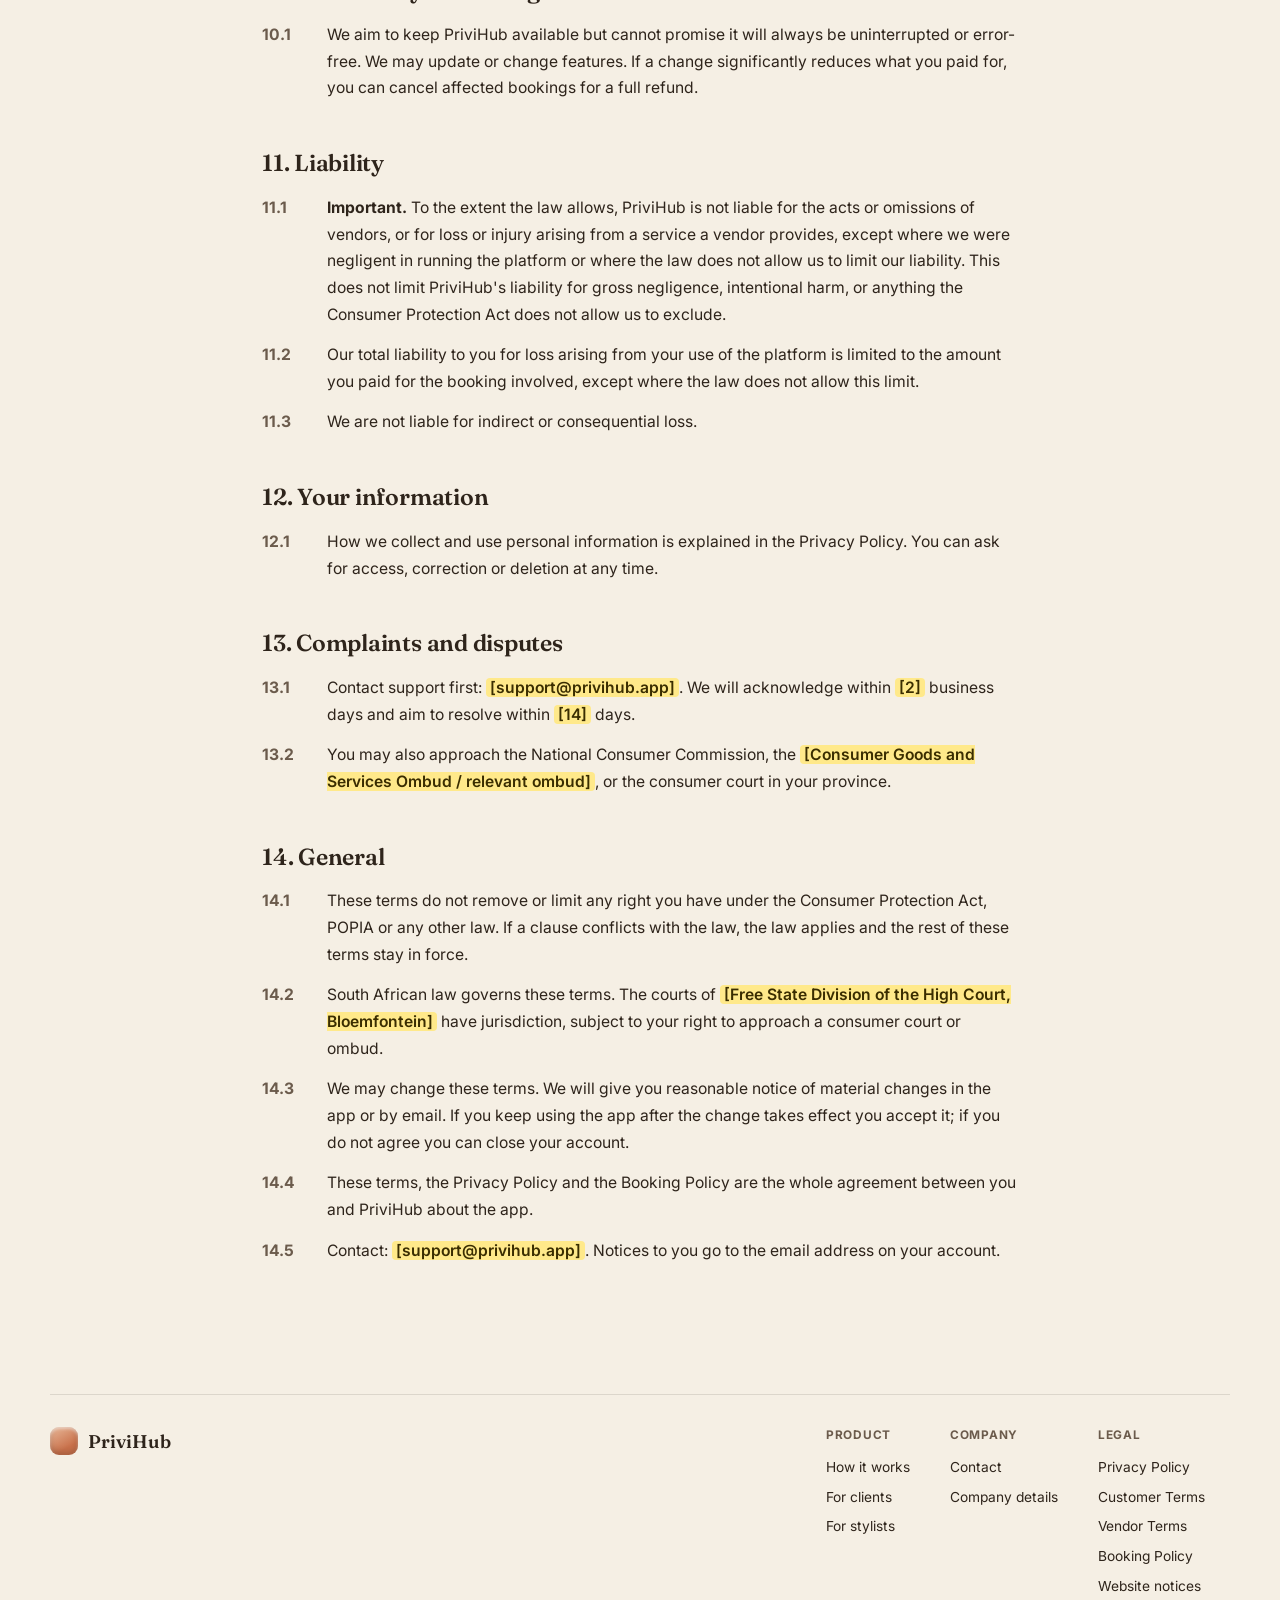
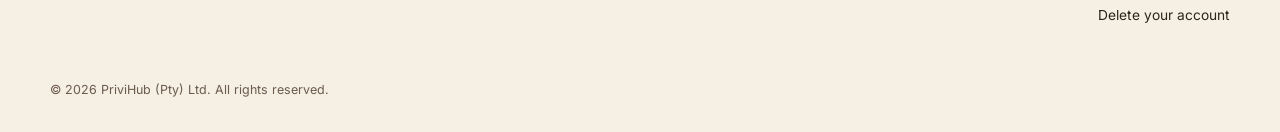
<file: terms.html>
<!DOCTYPE html>
<html lang="en">
<head>
<meta charset="UTF-8">
<meta name="viewport" content="width=device-width, initial-scale=1.0">
<title>Customer Terms of Use — PriviHub</title>
<meta name="description" content="The terms for customers who book through the PriviHub app.">
<!-- DRAFT: remove the noindex line and the draft-banner below once every yellow placeholder is filled and an attorney has approved this page. -->
<meta name="robots" content="noindex, nofollow">
<link rel="canonical" href="https://privihub.app/terms.html">
<link rel="icon" type="image/svg+xml" href="favicon.svg">
<link rel="stylesheet" href="css/styles.css">
</head>
<body>

<header>
  <nav>
    <a href="index.html" class="logo"><div class="logo-mark"></div>PriviHub</a>
    <div class="nav-links">
      <a href="how-it-works.html">How it works</a>
      <a href="index.html#features">For clients</a>
      <a href="for-stylists.html">For stylists</a>
      <a href="reviews.html">Reviews</a>
    </div>
    <div class="nav-right">
      <a href="index.html#get" class="nav-cta">Get the app</a>
      <button class="nav-toggle" aria-label="Open menu" aria-expanded="false">
        <span></span><span></span><span></span>
      </button>
    </div>
  </nav>
  <div class="mobile-menu">
    <a href="how-it-works.html">How it works</a>
    <a href="index.html#features">For clients</a>
    <a href="for-stylists.html">For stylists</a>
    <a href="reviews.html">Reviews</a>
    <a href="index.html#get" class="nav-cta">Get the app</a>
  </div>
</header>

<div class="draft-banner" role="note">Draft for legal review. Not yet in force. Yellow items are still to be completed.</div>

<section class="page-hero">
  <div class="eyebrow"><span class="eyebrow-dot"></span>Legal</div>
  <h1>Customer Terms of Use</h1>
  <p>The terms for booking services through the PriviHub app, written in plain language.</p>
</section>

<main class="legal wrap">
<h2 id="about-these-terms">1. About these terms</h2>
<p class="clause"><span class="num">1.1</span><span>These terms are an agreement between you and PriviHub (Pty) Ltd, registration number <mark class="ph">[CIPC number]</mark>, <mark class="ph">[address]</mark> ("<strong>PriviHub</strong>"). By creating an account or booking through the app you accept them. If you do not accept them, do not use the app.</span></p>
<p class="clause"><span class="num">1.2</span><span>Our Privacy Policy and the Booking, Cancellation, Refund and Safety Policy (the "<strong>Booking Policy</strong>") form part of these terms.</span></p>
<p class="clause"><span class="num">1.3</span><span>You must be 18 or older and legally able to enter a contract to use PriviHub.</span></p>
<h2 id="what-privihub-is-and-is-not">2. What PriviHub is, and is not</h2>
<p class="clause"><span class="num">2.1</span><span>PriviHub is an online marketplace. It lets you find independent beauty, barber and spa vendors, see their services, prices and availability, and book and pay for appointments.</span></p>
<p class="clause"><span class="num">2.2</span><span><strong>Important.</strong> PriviHub is not the provider of the beauty, hair or spa services. When you book, you enter a contract for the service directly with the vendor. The vendor is responsible for the service, its quality, its safety and the vendor's premises or conduct on a house call. PriviHub is responsible for running the platform, collecting your payment on the vendor's behalf, and applying the Booking Policy.</span></p>
<p class="clause"><span class="num">2.3</span><span>Vendors are independent businesses, not employees or agents of PriviHub.</span></p>
<h2 id="your-account">3. Your account</h2>
<p class="clause"><span class="num">3.1</span><span>You can browse as a guest or register with your name, email address and a password. Keep your password confidential and tell us at once if you think your account has been misused.</span></p>
<p class="clause"><span class="num">3.2</span><span>Give true and current information. One person, one account.</span></p>
<p class="clause"><span class="num">3.3</span><span>You are responsible for activity on your account unless someone else got in because we failed to take reasonable security steps.</span></p>
<h2 id="booking">4. Booking</h2>
<p class="clause"><span class="num">4.1</span><span>Prices are shown in South African rand (ZAR) and include VAT where the vendor is VAT-registered. The price and duration shown when you confirm your booking are the price and duration for that booking.</span></p>
<p class="clause"><span class="num">4.2</span><span>Some vendors confirm bookings automatically. Others must accept your request, usually within 24 hours. If the vendor declines, or does not respond in time, your request ends and you are refunded in full.</span></p>
<p class="clause"><span class="num">4.3</span><span>You pay when you make the booking. Payment is processed by <mark class="ph">[Payment Processor]</mark>. PriviHub does not see or store your full card number.</span></p>
<p class="clause"><span class="num">4.4</span><span>A booking is confirmed only when you receive confirmation in the app. <mark class="ph">[and by email, once email delivery is live]</mark></span></p>
<p class="clause"><span class="num">4.5</span><span>Turn up on time. If you are more than <mark class="ph">[15]</mark> minutes late the vendor may shorten or cancel the service and the Booking Policy treats it as a late cancellation.</span></p>
<h2 id="house-calls">5. House calls</h2>
<p class="clause"><span class="num">5.1</span><span>Some vendors offer to come to you. Booking a house call means you give the vendor your address, and that address is shown only to that vendor.</span></p>
<p class="clause"><span class="num">5.2</span><span>For safety, house-call visits are checked in on the vendor's side and your payment is released to the vendor only after the visit is confirmed. The Booking Policy sets out the rules and what to do if something goes wrong.</span></p>
<p class="clause"><span class="num">5.3</span><span>Do not book a house call at a place where you cannot guarantee the vendor's safety, or where anyone else will be unsupervised with the vendor.</span></p>
<h2 id="cancelling-and-refunds">6. Cancelling and refunds</h2>
<p class="clause"><span class="num">6.1</span><span>You can cancel an advance booking at any time, as the Consumer Protection Act allows. The Booking Policy explains when a refund applies and when the vendor may retain a reasonable cancellation charge (CPA section 17).</span></p>
<p class="clause"><span class="num">6.2</span><span>If a vendor cancels or does not arrive, you receive a full refund. Refunds are returned to the payment method you used, normally within <mark class="ph">[5 to 10]</mark> business days depending on your bank.</span></p>
<p class="clause"><span class="num">6.3</span><span>If a service is not done with reasonable care and skill, your rights under the Consumer Protection Act apply. Contact support within <mark class="ph">[7]</mark> days of the appointment so we can help you and the vendor resolve it.</span></p>
<h2 id="reviews-and-your-content">7. Reviews and your content</h2>
<p class="clause"><span class="num">7.1</span><span>You may review a vendor after a completed booking. Reviews must be honest, based on your own experience, and must not contain hate speech, personal information about others, unlawful content or advertising.</span></p>
<p class="clause"><span class="num">7.2</span><span>You keep ownership of what you post. You give PriviHub a free, worldwide licence to display it on the platform for as long as the review stays up.</span></p>
<p class="clause"><span class="num">7.3</span><span>You can report a review or a listing from within the app. We may remove content that breaks these terms.</span></p>
<h2 id="acceptable-use">8. Acceptable use</h2>
<p class="clause"><span class="num">8.1</span><span>You may not: use PriviHub unlawfully; harass or threaten vendors or staff; make bookings you do not intend to attend; try to get around payment through PriviHub for a booking made on the platform <mark class="ph">[optional, see Vendor Terms]</mark>; attempt to break, scrape or overload the app; or create accounts to avoid a suspension.</span></p>
<p class="clause"><span class="num">8.2</span><span>We may suspend or close your account for serious or repeated breach, after warning you where reasonable. You may close your account at any time (see the Privacy Policy for how).</span></p>
<h2 id="our-rights-in-the-app">9. Our rights in the app</h2>
<p class="clause"><span class="num">9.1</span><span>The PriviHub app, name, logo and content we create belong to us or our licensors. You get a personal, non-transferable licence to use the app for its intended purpose.</span></p>
<h2 id="availability-and-changes">10. Availability and changes</h2>
<p class="clause"><span class="num">10.1</span><span>We aim to keep PriviHub available but cannot promise it will always be uninterrupted or error-free. We may update or change features. If a change significantly reduces what you paid for, you can cancel affected bookings for a full refund.</span></p>
<h2 id="liability">11. Liability</h2>
<p class="clause"><span class="num">11.1</span><span><strong>Important.</strong> To the extent the law allows, PriviHub is not liable for the acts or omissions of vendors, or for loss or injury arising from a service a vendor provides, except where we were negligent in running the platform or where the law does not allow us to limit our liability. This does not limit PriviHub's liability for gross negligence, intentional harm, or anything the Consumer Protection Act does not allow us to exclude.</span></p>
<p class="clause"><span class="num">11.2</span><span>Our total liability to you for loss arising from your use of the platform is limited to the amount you paid for the booking involved, except where the law does not allow this limit.</span></p>
<p class="clause"><span class="num">11.3</span><span>We are not liable for indirect or consequential loss.</span></p>
<h2 id="your-information">12. Your information</h2>
<p class="clause"><span class="num">12.1</span><span>How we collect and use personal information is explained in the Privacy Policy. You can ask for access, correction or deletion at any time.</span></p>
<h2 id="complaints-and-disputes">13. Complaints and disputes</h2>
<p class="clause"><span class="num">13.1</span><span>Contact support first: <mark class="ph">[support@privihub.app]</mark>. We will acknowledge within <mark class="ph">[2]</mark> business days and aim to resolve within <mark class="ph">[14]</mark> days.</span></p>
<p class="clause"><span class="num">13.2</span><span>You may also approach the National Consumer Commission, the <mark class="ph">[Consumer Goods and Services Ombud / relevant ombud]</mark>, or the consumer court in your province.</span></p>
<h2 id="general">14. General</h2>
<p class="clause"><span class="num">14.1</span><span>These terms do not remove or limit any right you have under the Consumer Protection Act, POPIA or any other law. If a clause conflicts with the law, the law applies and the rest of these terms stay in force.</span></p>
<p class="clause"><span class="num">14.2</span><span>South African law governs these terms. The courts of <mark class="ph">[Free State Division of the High Court, Bloemfontein]</mark> have jurisdiction, subject to your right to approach a consumer court or ombud.</span></p>
<p class="clause"><span class="num">14.3</span><span>We may change these terms. We will give you reasonable notice of material changes in the app or by email. If you keep using the app after the change takes effect you accept it; if you do not agree you can close your account.</span></p>
<p class="clause"><span class="num">14.4</span><span>These terms, the Privacy Policy and the Booking Policy are the whole agreement between you and PriviHub about the app.</span></p>
<p class="clause"><span class="num">14.5</span><span>Contact: <mark class="ph">[support@privihub.app]</mark>. Notices to you go to the email address on your account.</span></p>

</main>

<footer>
  <div class="footer-grid">
    <a href="index.html" class="logo"><div class="logo-mark"></div>PriviHub</a>
    <div class="footer-cols">
      <div class="footer-col">
        <h4>Product</h4>
        <a href="how-it-works.html">How it works</a>
        <a href="index.html#features">For clients</a>
        <a href="for-stylists.html">For stylists</a>
      </div>
      <div class="footer-col">
        <h4>Company</h4>
        <a href="mailto:hello@privihub.app">Contact</a>
        <a href="legal.html#company-details">Company details</a>
      </div>
      <div class="footer-col">
        <h4>Legal</h4>
        <a href="privacy.html">Privacy Policy</a>
        <a href="terms.html">Customer Terms</a>
        <a href="vendor-terms.html">Vendor Terms</a>
        <a href="booking-policy.html">Booking Policy</a>
        <a href="legal.html">Website notices</a>
        <a href="delete-account.html">Delete your account</a>
      </div>
    </div>
  </div>
  <p class="footer-copy">© 2026 PriviHub (Pty) Ltd. All rights reserved.</p>
</footer>

<script src="js/main.js"></script>
</body>
</html>
</file>
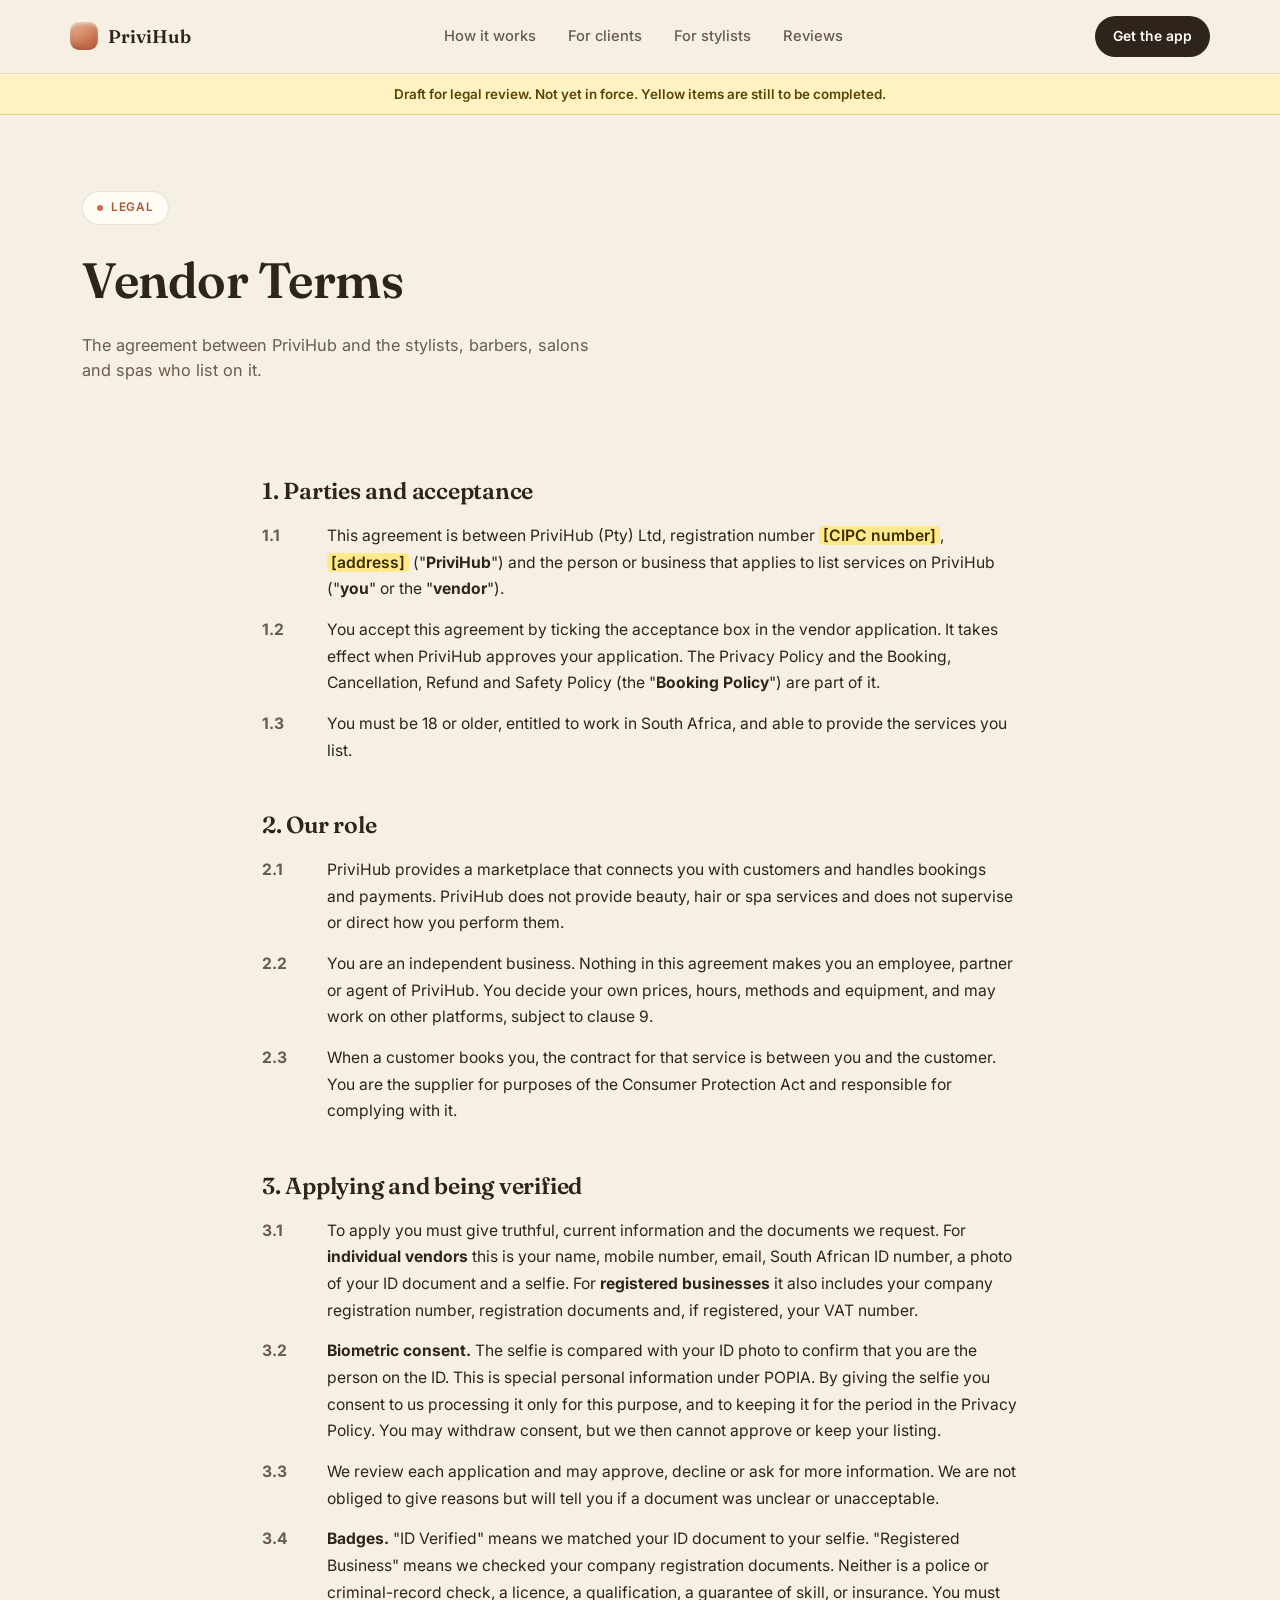
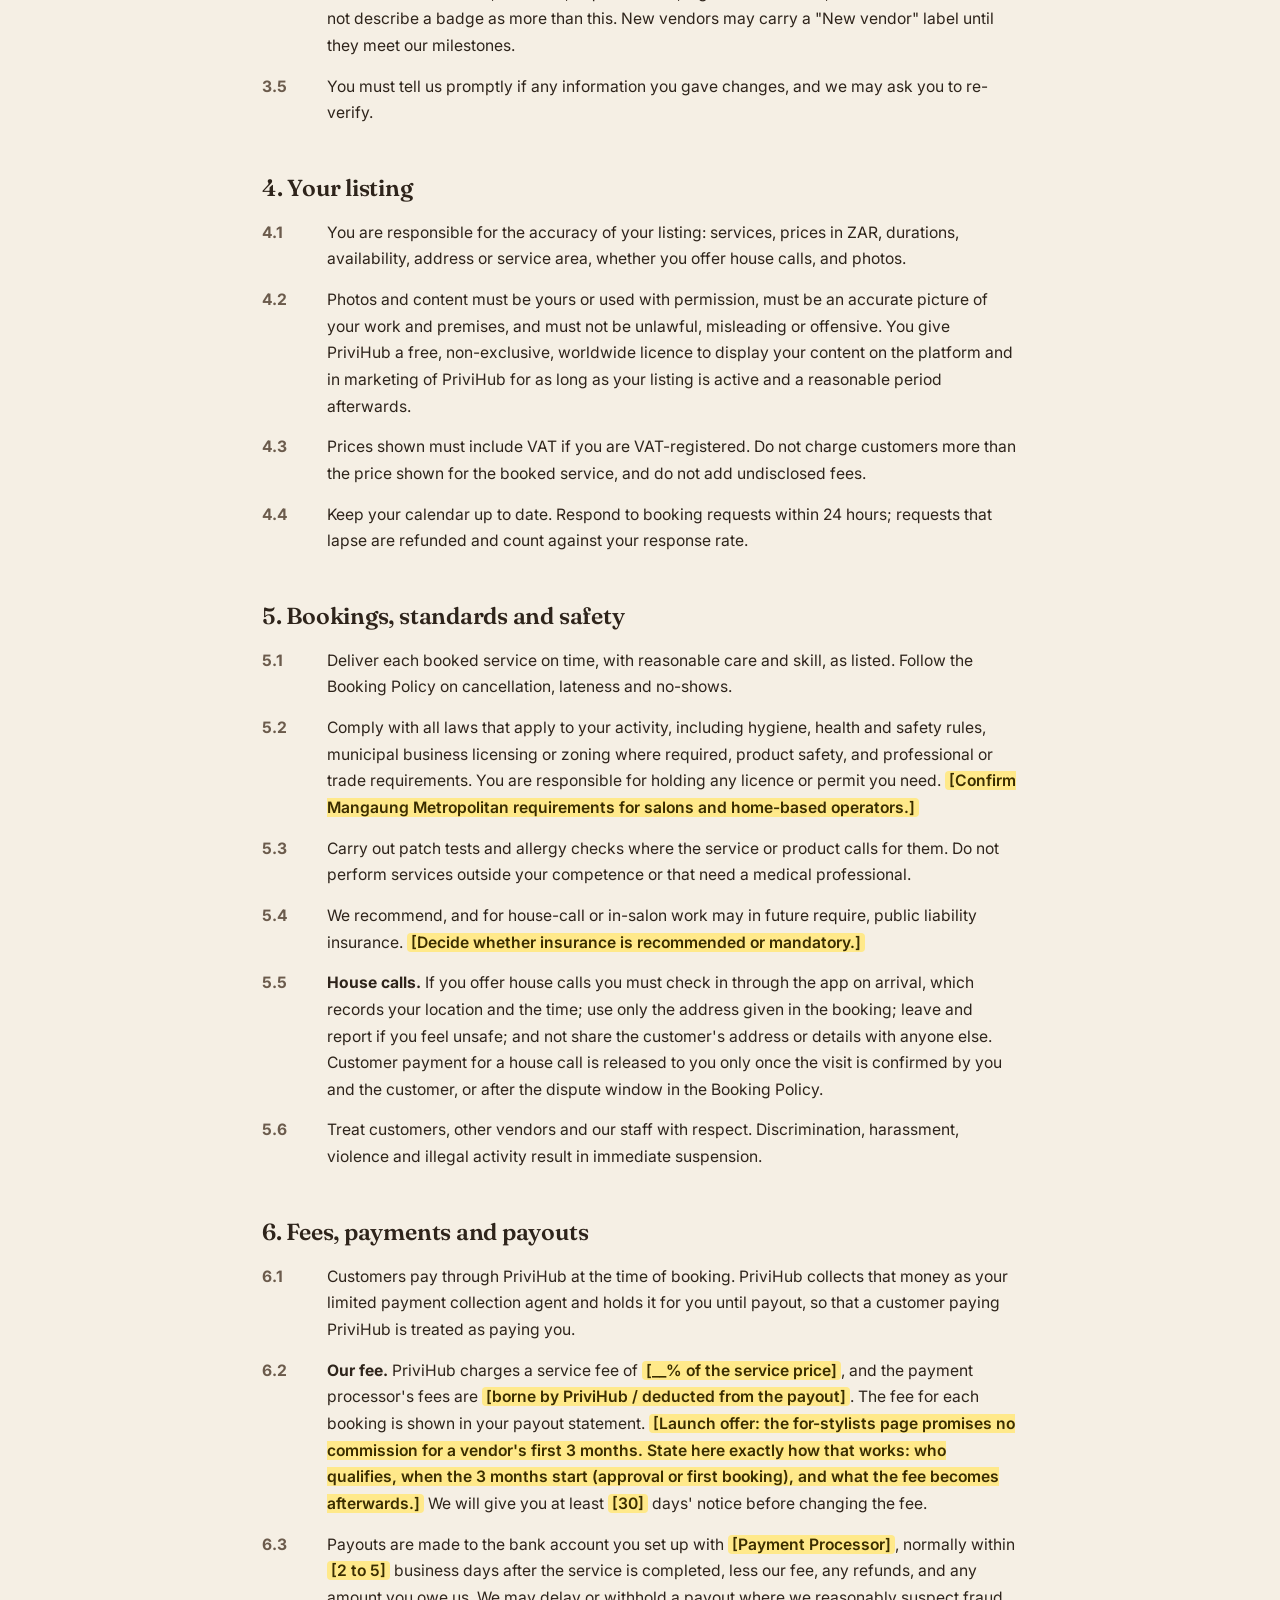
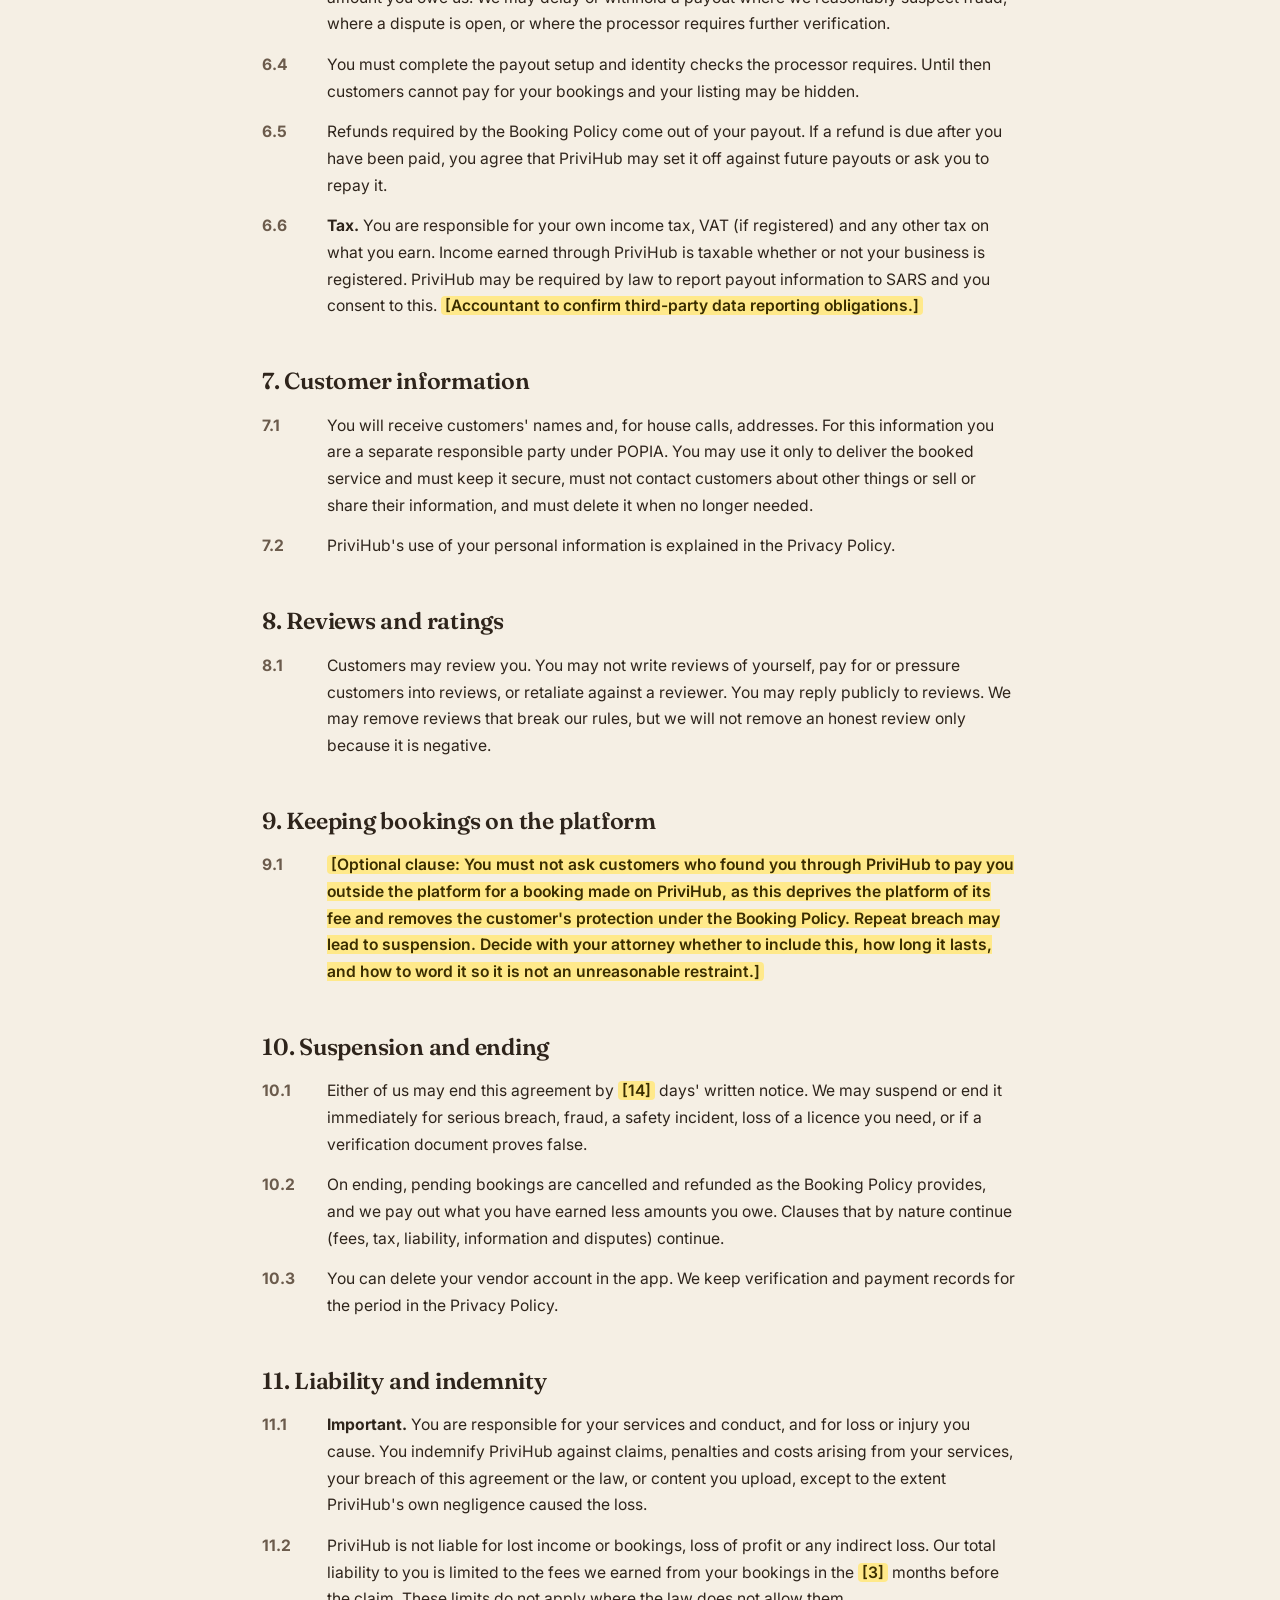
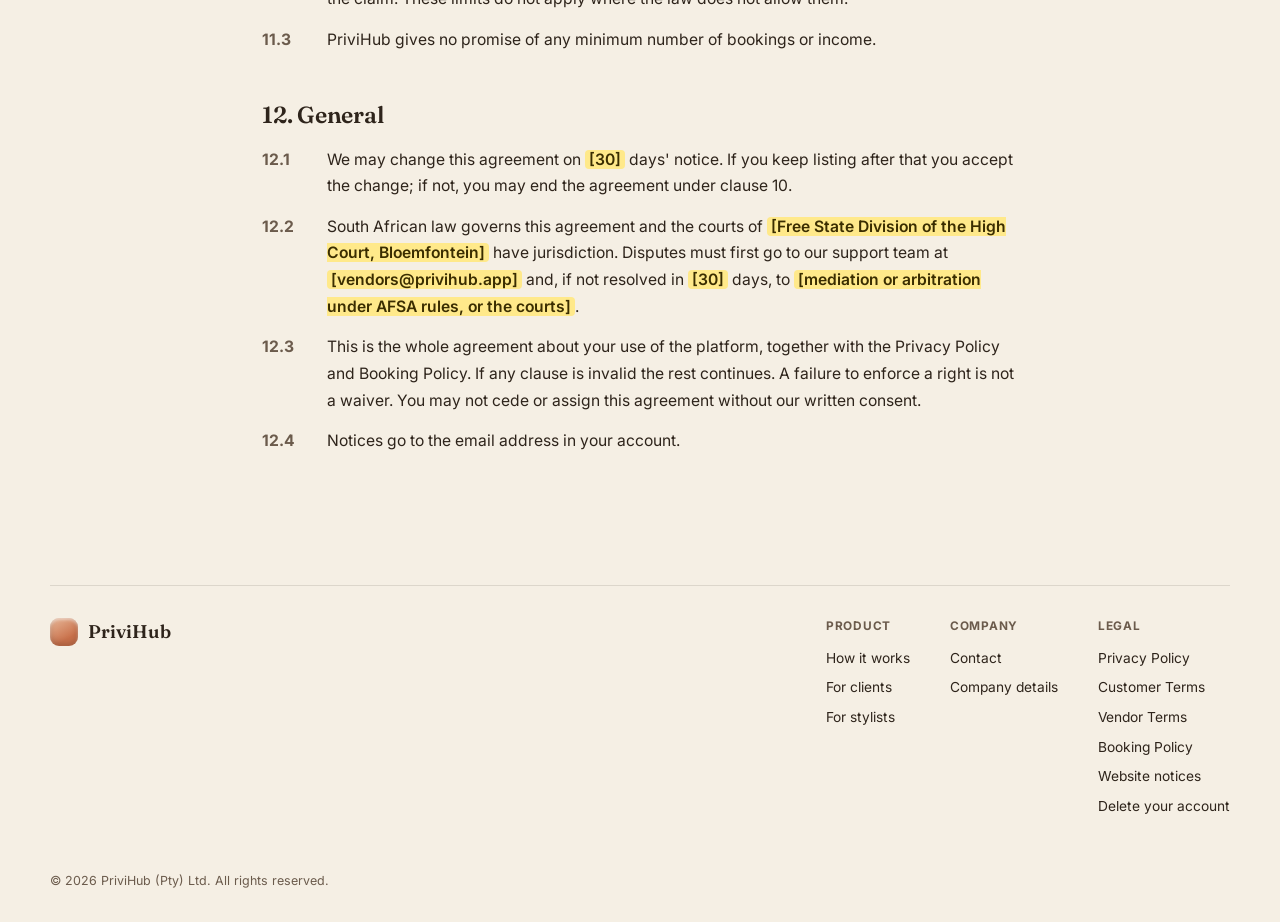
<file: vendor-terms.html>
<!DOCTYPE html>
<html lang="en">
<head>
<meta charset="UTF-8">
<meta name="viewport" content="width=device-width, initial-scale=1.0">
<title>Vendor Terms — PriviHub</title>
<meta name="description" content="The service provider agreement for stylists, barbers, salons and spas on PriviHub.">
<!-- DRAFT: remove the noindex line and the draft-banner below once every yellow placeholder is filled and an attorney has approved this page. -->
<meta name="robots" content="noindex, nofollow">
<link rel="canonical" href="https://privihub.app/vendor-terms.html">
<link rel="icon" type="image/svg+xml" href="favicon.svg">
<link rel="stylesheet" href="css/styles.css">
</head>
<body>

<header>
  <nav>
    <a href="index.html" class="logo"><div class="logo-mark"></div>PriviHub</a>
    <div class="nav-links">
      <a href="how-it-works.html">How it works</a>
      <a href="index.html#features">For clients</a>
      <a href="for-stylists.html">For stylists</a>
      <a href="reviews.html">Reviews</a>
    </div>
    <div class="nav-right">
      <a href="index.html#get" class="nav-cta">Get the app</a>
      <button class="nav-toggle" aria-label="Open menu" aria-expanded="false">
        <span></span><span></span><span></span>
      </button>
    </div>
  </nav>
  <div class="mobile-menu">
    <a href="how-it-works.html">How it works</a>
    <a href="index.html#features">For clients</a>
    <a href="for-stylists.html">For stylists</a>
    <a href="reviews.html">Reviews</a>
    <a href="index.html#get" class="nav-cta">Get the app</a>
  </div>
</header>

<div class="draft-banner" role="note">Draft for legal review. Not yet in force. Yellow items are still to be completed.</div>

<section class="page-hero">
  <div class="eyebrow"><span class="eyebrow-dot"></span>Legal</div>
  <h1>Vendor Terms</h1>
  <p>The agreement between PriviHub and the stylists, barbers, salons and spas who list on it.</p>
</section>

<main class="legal wrap">
<h2 id="parties-and-acceptance">1. Parties and acceptance</h2>
<p class="clause"><span class="num">1.1</span><span>This agreement is between PriviHub (Pty) Ltd, registration number <mark class="ph">[CIPC number]</mark>, <mark class="ph">[address]</mark> ("<strong>PriviHub</strong>") and the person or business that applies to list services on PriviHub ("<strong>you</strong>" or the "<strong>vendor</strong>").</span></p>
<p class="clause"><span class="num">1.2</span><span>You accept this agreement by ticking the acceptance box in the vendor application. It takes effect when PriviHub approves your application. The Privacy Policy and the Booking, Cancellation, Refund and Safety Policy (the "<strong>Booking Policy</strong>") are part of it.</span></p>
<p class="clause"><span class="num">1.3</span><span>You must be 18 or older, entitled to work in South Africa, and able to provide the services you list.</span></p>
<h2 id="our-role">2. Our role</h2>
<p class="clause"><span class="num">2.1</span><span>PriviHub provides a marketplace that connects you with customers and handles bookings and payments. PriviHub does not provide beauty, hair or spa services and does not supervise or direct how you perform them.</span></p>
<p class="clause"><span class="num">2.2</span><span>You are an independent business. Nothing in this agreement makes you an employee, partner or agent of PriviHub. You decide your own prices, hours, methods and equipment, and may work on other platforms, subject to clause 9.</span></p>
<p class="clause"><span class="num">2.3</span><span>When a customer books you, the contract for that service is between you and the customer. You are the supplier for purposes of the Consumer Protection Act and responsible for complying with it.</span></p>
<h2 id="applying-and-being-verified">3. Applying and being verified</h2>
<p class="clause"><span class="num">3.1</span><span>To apply you must give truthful, current information and the documents we request. For <strong>individual vendors</strong> this is your name, mobile number, email, South African ID number, a photo of your ID document and a selfie. For <strong>registered businesses</strong> it also includes your company registration number, registration documents and, if registered, your VAT number.</span></p>
<p class="clause"><span class="num">3.2</span><span><strong>Biometric consent.</strong> The selfie is compared with your ID photo to confirm that you are the person on the ID. This is special personal information under POPIA. By giving the selfie you consent to us processing it only for this purpose, and to keeping it for the period in the Privacy Policy. You may withdraw consent, but we then cannot approve or keep your listing.</span></p>
<p class="clause"><span class="num">3.3</span><span>We review each application and may approve, decline or ask for more information. We are not obliged to give reasons but will tell you if a document was unclear or unacceptable.</span></p>
<p class="clause"><span class="num">3.4</span><span><strong>Badges.</strong> "ID Verified" means we matched your ID document to your selfie. "Registered Business" means we checked your company registration documents. Neither is a police or criminal-record check, a licence, a qualification, a guarantee of skill, or insurance. You must not describe a badge as more than this. New vendors may carry a "New vendor" label until they meet our milestones.</span></p>
<p class="clause"><span class="num">3.5</span><span>You must tell us promptly if any information you gave changes, and we may ask you to re-verify.</span></p>
<h2 id="your-listing">4. Your listing</h2>
<p class="clause"><span class="num">4.1</span><span>You are responsible for the accuracy of your listing: services, prices in ZAR, durations, availability, address or service area, whether you offer house calls, and photos.</span></p>
<p class="clause"><span class="num">4.2</span><span>Photos and content must be yours or used with permission, must be an accurate picture of your work and premises, and must not be unlawful, misleading or offensive. You give PriviHub a free, non-exclusive, worldwide licence to display your content on the platform and in marketing of PriviHub for as long as your listing is active and a reasonable period afterwards.</span></p>
<p class="clause"><span class="num">4.3</span><span>Prices shown must include VAT if you are VAT-registered. Do not charge customers more than the price shown for the booked service, and do not add undisclosed fees.</span></p>
<p class="clause"><span class="num">4.4</span><span>Keep your calendar up to date. Respond to booking requests within 24 hours; requests that lapse are refunded and count against your response rate.</span></p>
<h2 id="bookings-standards-and-safety">5. Bookings, standards and safety</h2>
<p class="clause"><span class="num">5.1</span><span>Deliver each booked service on time, with reasonable care and skill, as listed. Follow the Booking Policy on cancellation, lateness and no-shows.</span></p>
<p class="clause"><span class="num">5.2</span><span>Comply with all laws that apply to your activity, including hygiene, health and safety rules, municipal business licensing or zoning where required, product safety, and professional or trade requirements. You are responsible for holding any licence or permit you need. <mark class="ph">[Confirm Mangaung Metropolitan requirements for salons and home-based operators.]</mark></span></p>
<p class="clause"><span class="num">5.3</span><span>Carry out patch tests and allergy checks where the service or product calls for them. Do not perform services outside your competence or that need a medical professional.</span></p>
<p class="clause"><span class="num">5.4</span><span>We recommend, and for house-call or in-salon work may in future require, public liability insurance. <mark class="ph">[Decide whether insurance is recommended or mandatory.]</mark></span></p>
<p class="clause"><span class="num">5.5</span><span><strong>House calls.</strong> If you offer house calls you must check in through the app on arrival, which records your location and the time; use only the address given in the booking; leave and report if you feel unsafe; and not share the customer's address or details with anyone else. Customer payment for a house call is released to you only once the visit is confirmed by you and the customer, or after the dispute window in the Booking Policy.</span></p>
<p class="clause"><span class="num">5.6</span><span>Treat customers, other vendors and our staff with respect. Discrimination, harassment, violence and illegal activity result in immediate suspension.</span></p>
<h2 id="fees-payments-and-payouts">6. Fees, payments and payouts</h2>
<p class="clause"><span class="num">6.1</span><span>Customers pay through PriviHub at the time of booking. PriviHub collects that money as your limited payment collection agent and holds it for you until payout, so that a customer paying PriviHub is treated as paying you.</span></p>
<p class="clause"><span class="num">6.2</span><span><strong>Our fee.</strong> PriviHub charges a service fee of <mark class="ph">[__% of the service price]</mark>, and the payment processor's fees are <mark class="ph">[borne by PriviHub / deducted from the payout]</mark>. The fee for each booking is shown in your payout statement. <mark class="ph">[Launch offer: the for-stylists page promises no commission for a vendor's first 3 months. State here exactly how that works: who qualifies, when the 3 months start (approval or first booking), and what the fee becomes afterwards.]</mark> We will give you at least <mark class="ph">[30]</mark> days' notice before changing the fee.</span></p>
<p class="clause"><span class="num">6.3</span><span>Payouts are made to the bank account you set up with <mark class="ph">[Payment Processor]</mark>, normally within <mark class="ph">[2 to 5]</mark> business days after the service is completed, less our fee, any refunds, and any amount you owe us. We may delay or withhold a payout where we reasonably suspect fraud, where a dispute is open, or where the processor requires further verification.</span></p>
<p class="clause"><span class="num">6.4</span><span>You must complete the payout setup and identity checks the processor requires. Until then customers cannot pay for your bookings and your listing may be hidden.</span></p>
<p class="clause"><span class="num">6.5</span><span>Refunds required by the Booking Policy come out of your payout. If a refund is due after you have been paid, you agree that PriviHub may set it off against future payouts or ask you to repay it.</span></p>
<p class="clause"><span class="num">6.6</span><span><strong>Tax.</strong> You are responsible for your own income tax, VAT (if registered) and any other tax on what you earn. Income earned through PriviHub is taxable whether or not your business is registered. PriviHub may be required by law to report payout information to SARS and you consent to this. <mark class="ph">[Accountant to confirm third-party data reporting obligations.]</mark></span></p>
<h2 id="customer-information">7. Customer information</h2>
<p class="clause"><span class="num">7.1</span><span>You will receive customers' names and, for house calls, addresses. For this information you are a separate responsible party under POPIA. You may use it only to deliver the booked service and must keep it secure, must not contact customers about other things or sell or share their information, and must delete it when no longer needed.</span></p>
<p class="clause"><span class="num">7.2</span><span>PriviHub's use of your personal information is explained in the Privacy Policy.</span></p>
<h2 id="reviews-and-ratings">8. Reviews and ratings</h2>
<p class="clause"><span class="num">8.1</span><span>Customers may review you. You may not write reviews of yourself, pay for or pressure customers into reviews, or retaliate against a reviewer. You may reply publicly to reviews. We may remove reviews that break our rules, but we will not remove an honest review only because it is negative.</span></p>
<h2 id="keeping-bookings-on-the-platform">9. Keeping bookings on the platform</h2>
<p class="clause"><span class="num">9.1</span><span><mark class="ph">[Optional clause: You must not ask customers who found you through PriviHub to pay you outside the platform for a booking made on PriviHub, as this deprives the platform of its fee and removes the customer's protection under the Booking Policy. Repeat breach may lead to suspension. Decide with your attorney whether to include this, how long it lasts, and how to word it so it is not an unreasonable restraint.]</mark></span></p>
<h2 id="suspension-and-ending">10. Suspension and ending</h2>
<p class="clause"><span class="num">10.1</span><span>Either of us may end this agreement by <mark class="ph">[14]</mark> days' written notice. We may suspend or end it immediately for serious breach, fraud, a safety incident, loss of a licence you need, or if a verification document proves false.</span></p>
<p class="clause"><span class="num">10.2</span><span>On ending, pending bookings are cancelled and refunded as the Booking Policy provides, and we pay out what you have earned less amounts you owe. Clauses that by nature continue (fees, tax, liability, information and disputes) continue.</span></p>
<p class="clause"><span class="num">10.3</span><span>You can delete your vendor account in the app. We keep verification and payment records for the period in the Privacy Policy.</span></p>
<h2 id="liability-and-indemnity">11. Liability and indemnity</h2>
<p class="clause"><span class="num">11.1</span><span><strong>Important.</strong> You are responsible for your services and conduct, and for loss or injury you cause. You indemnify PriviHub against claims, penalties and costs arising from your services, your breach of this agreement or the law, or content you upload, except to the extent PriviHub's own negligence caused the loss.</span></p>
<p class="clause"><span class="num">11.2</span><span>PriviHub is not liable for lost income or bookings, loss of profit or any indirect loss. Our total liability to you is limited to the fees we earned from your bookings in the <mark class="ph">[3]</mark> months before the claim. These limits do not apply where the law does not allow them.</span></p>
<p class="clause"><span class="num">11.3</span><span>PriviHub gives no promise of any minimum number of bookings or income.</span></p>
<h2 id="general">12. General</h2>
<p class="clause"><span class="num">12.1</span><span>We may change this agreement on <mark class="ph">[30]</mark> days' notice. If you keep listing after that you accept the change; if not, you may end the agreement under clause 10.</span></p>
<p class="clause"><span class="num">12.2</span><span>South African law governs this agreement and the courts of <mark class="ph">[Free State Division of the High Court, Bloemfontein]</mark> have jurisdiction. Disputes must first go to our support team at <mark class="ph">[vendors@privihub.app]</mark> and, if not resolved in <mark class="ph">[30]</mark> days, to <mark class="ph">[mediation or arbitration under AFSA rules, or the courts]</mark>.</span></p>
<p class="clause"><span class="num">12.3</span><span>This is the whole agreement about your use of the platform, together with the Privacy Policy and Booking Policy. If any clause is invalid the rest continues. A failure to enforce a right is not a waiver. You may not cede or assign this agreement without our written consent.</span></p>
<p class="clause"><span class="num">12.4</span><span>Notices go to the email address in your account.</span></p>

</main>

<footer>
  <div class="footer-grid">
    <a href="index.html" class="logo"><div class="logo-mark"></div>PriviHub</a>
    <div class="footer-cols">
      <div class="footer-col">
        <h4>Product</h4>
        <a href="how-it-works.html">How it works</a>
        <a href="index.html#features">For clients</a>
        <a href="for-stylists.html">For stylists</a>
      </div>
      <div class="footer-col">
        <h4>Company</h4>
        <a href="mailto:hello@privihub.app">Contact</a>
        <a href="legal.html#company-details">Company details</a>
      </div>
      <div class="footer-col">
        <h4>Legal</h4>
        <a href="privacy.html">Privacy Policy</a>
        <a href="terms.html">Customer Terms</a>
        <a href="vendor-terms.html">Vendor Terms</a>
        <a href="booking-policy.html">Booking Policy</a>
        <a href="legal.html">Website notices</a>
        <a href="delete-account.html">Delete your account</a>
      </div>
    </div>
  </div>
  <p class="footer-copy">© 2026 PriviHub (Pty) Ltd. All rights reserved.</p>
</footer>

<script src="js/main.js"></script>
</body>
</html>
</file>
<file: css/styles.css>
@import url('https://fonts.googleapis.com/css2?family=Fraunces:opsz,wght@9..144,400;9..144,500;9..144,600;9..144,700&family=Inter:wght@400;500;600;700&display=swap');

:root{
  --cream: #F5EFE4;
  --cream-deep: #EDE3D2;
  --terracotta: #C9714B;
  --terracotta-deep: #A85A38;
  --clay-light: #E8B99A;
  --ink: #2E241B;
  --ink-soft: #6B5B4C;
  --line: rgba(46,36,27,0.12);
  --white: #FFFCF6;
}

*{box-sizing:border-box; margin:0; padding:0;}
html{scroll-behavior:smooth;}
body{
  background:var(--cream);
  color:var(--ink);
  font-family:'Inter', sans-serif;
  line-height:1.5;
  overflow-x:hidden;
}
h1,h2,h3, .display{
  font-family:'Fraunces', serif;
  font-weight:600;
  letter-spacing:-0.01em;
  color:var(--ink);
}
a{color:inherit; text-decoration:none;}
img{max-width:100%; display:block;}
.wrap{max-width:1180px; margin:0 auto; padding:0 24px;}
section{position:relative;}
@media (min-width:640px){ .wrap{padding:0 32px;} }

/* ---------- NAV ---------- */
header{
  position:sticky; top:0; z-index:60;
  background:rgba(245,239,228,0.92);
  backdrop-filter:blur(10px);
  border-bottom:1px solid var(--line);
}
nav{
  display:flex; align-items:center; justify-content:space-between;
  padding:16px 20px; max-width:1180px; margin:0 auto;
}
.logo{
  display:flex; align-items:center; gap:10px;
  font-family:'Fraunces', serif; font-weight:600; font-size:1.15rem;
}
.logo-mark{
  width:28px; height:28px; border-radius:9px; flex-shrink:0;
  background:linear-gradient(150deg, var(--clay-light), var(--terracotta) 70%);
  box-shadow: inset 0 -3px 6px rgba(0,0,0,0.18), inset 0 2px 3px rgba(255,255,255,0.5);
}
.nav-links{display:flex; gap:32px; font-size:0.92rem; font-weight:500; color:var(--ink-soft);}
.nav-links a:hover{color:var(--ink);}
.nav-links a.active{color:var(--terracotta-deep);}
.nav-cta{
  background:var(--ink); color:var(--white);
  padding:10px 18px; border-radius:100px;
  font-size:0.87rem; font-weight:600; white-space:nowrap;
}
.nav-right{display:flex; align-items:center; gap:14px;}

.nav-toggle{
  display:flex; flex-direction:column; justify-content:center; gap:5px;
  width:38px; height:38px; border:1px solid var(--line); border-radius:10px;
  background:var(--white); cursor:pointer; padding:0;
}
.nav-toggle span{
  display:block; width:16px; height:2px; background:var(--ink); margin:0 auto;
  transition:transform .2s ease, opacity .2s ease;
}
.nav-toggle.open span:nth-child(1){transform:translateY(7px) rotate(45deg);}
.nav-toggle.open span:nth-child(2){opacity:0;}
.nav-toggle.open span:nth-child(3){transform:translateY(-7px) rotate(-45deg);}

.mobile-menu{
  display:none; position:fixed; inset:0; top:65px; z-index:55;
  background:var(--cream); padding:28px 24px;
  flex-direction:column; gap:4px;
}
.mobile-menu.open{display:flex;}
.mobile-menu a{
  font-family:'Fraunces', serif; font-size:1.5rem; padding:14px 4px;
  border-bottom:1px solid var(--line); color:var(--ink);
}
.mobile-menu .nav-cta{
  margin-top:20px; text-align:center; font-family:'Inter',sans-serif;
}

@media (min-width:860px){
  .nav-links{display:flex;}
  .nav-toggle{display:none;}
  .mobile-menu{display:none !important;}
}
@media (max-width:859px){
  .nav-links{display:none;}
}

/* ---------- SHARED BUTTONS ---------- */
.btn-primary{
  background:var(--ink); color:var(--white);
  padding:15px 26px; border-radius:100px;
  font-weight:600; font-size:0.98rem;
  display:inline-flex; align-items:center; gap:8px;
  transition:transform .15s ease, background .15s ease;
  border:none; cursor:pointer;
}
.btn-primary:hover{ background:var(--terracotta-deep); transform:translateY(-1px);}
.btn-ghost{
  background:transparent; color:var(--ink);
  padding:15px 22px; border-radius:100px;
  font-weight:600; font-size:0.98rem;
  border:1.5px solid var(--line);
  transition:border-color .15s ease, background .15s ease;
}
.btn-ghost:hover{ border-color:var(--terracotta); background:var(--white); }
.btn-white{
  background:var(--white); color:var(--terracotta-deep);
  padding:15px 28px; border-radius:100px; font-weight:700; font-size:0.98rem;
  transition:transform .15s ease; display:inline-block;
}
.btn-white:hover{transform:translateY(-1px);}
.btn-outline-white{
  background:transparent; color:var(--white); border:1.5px solid rgba(255,255,255,0.5);
  padding:15px 26px; border-radius:100px; font-weight:600; font-size:0.98rem; display:inline-block;
}

/* ---------- EYEBROW / SECTION HEAD ---------- */
.eyebrow{
  display:inline-flex; align-items:center; gap:8px;
  font-size:0.74rem; font-weight:600; letter-spacing:0.06em; text-transform:uppercase;
  color:var(--terracotta-deep);
  background:var(--white);
  border:1px solid var(--line);
  padding:7px 14px; border-radius:100px;
  margin-bottom:18px;
}
.eyebrow-dot{width:6px; height:6px; border-radius:50%; background:var(--terracotta); flex-shrink:0;}
.section-head{max-width:560px; margin-bottom:44px;}
.section-head h2{font-size:clamp(1.7rem, 4vw, 2.5rem); margin-bottom:14px;}
.section-head p{color:var(--ink-soft); font-size:1rem;}
@media (min-width:640px){ .section-head{margin-bottom:56px;} }

/* ---------- HERO (index) ---------- */
.hero{
  padding:48px 20px 32px;
  display:grid; grid-template-columns:1fr; gap:36px; align-items:center;
  max-width:1180px; margin:0 auto;
}
.hero h1{
  font-size:clamp(2.1rem, 7vw, 3.8rem);
  line-height:1.06;
  margin-bottom:20px;
}
.hero h1 em{ font-style:italic; color:var(--terracotta-deep); }
.hero p.lead{
  font-size:1.02rem; color:var(--ink-soft); max-width:460px; margin-bottom:28px;
}
.hero-ctas{display:flex; gap:12px; flex-wrap:wrap; margin-bottom:26px;}
.trust-row{ display:flex; gap:16px; align-items:center; color:var(--ink-soft); font-size:0.82rem; flex-wrap:wrap;}
.avatars{display:flex;}
.avatars span{
  width:28px; height:28px; border-radius:50%;
  border:2px solid var(--cream);
  margin-left:-8px;
  background:linear-gradient(145deg, var(--clay-light), var(--terracotta));
}
.avatars span:first-child{margin-left:0;}

.hero-visual{position:relative; display:flex; justify-content:center;}
.phone{
  width:230px; max-width:78vw; background:var(--ink); border-radius:34px;
  padding:10px; box-shadow:0 24px 50px -20px rgba(46,36,27,0.45), 0 0 0 1px rgba(46,36,27,0.06);
}
.phone-screen{
  background:var(--white); border-radius:25px; overflow:hidden;
  aspect-ratio:9/19.5; position:relative; display:flex; flex-direction:column;
}
.phone-status{
  display:flex; justify-content:space-between; padding:12px 18px 4px;
  font-size:0.62rem; font-weight:600; color:var(--ink);
}
.app-header{padding:4px 18px 10px;}
.app-header .greet{font-size:0.62rem; color:var(--ink-soft); margin-bottom:2px;}
.app-header .name{font-family:'Fraunces',serif; font-size:1.05rem; font-weight:600;}
.app-search{
  margin:0 18px 12px; background:var(--cream); border-radius:12px;
  padding:9px 12px; font-size:0.66rem; color:var(--ink-soft);
  display:flex; align-items:center; gap:6px;
}
.cat-row{display:flex; gap:6px; padding:0 18px 12px; overflow:hidden;}
.cat-pill{
  font-size:0.58rem; font-weight:600; padding:6px 10px; border-radius:100px;
  background:var(--cream-deep); color:var(--ink-soft); white-space:nowrap;
}
.cat-pill.active{background:var(--terracotta); color:var(--white);}
.stylist-card{
  margin:0 18px 9px; background:var(--white); border:1px solid var(--line);
  border-radius:15px; padding:10px; display:flex; gap:10px; align-items:center;
  box-shadow:0 6px 14px -10px rgba(46,36,27,0.25);
}
.stylist-thumb{
  width:42px; height:42px; border-radius:11px; flex-shrink:0;
  background:linear-gradient(150deg, var(--clay-light), var(--terracotta));
}
.stylist-info .sname{font-size:0.68rem; font-weight:700;}
.stylist-info .stag{font-size:0.58rem; color:var(--ink-soft); margin-top:2px;}
.stylist-info .srate{font-size:0.56rem; color:var(--terracotta-deep); font-weight:700; margin-top:4px;}
.phone-notch{
  position:absolute; top:0; left:50%; transform:translateX(-50%);
  width:90px; height:18px; background:var(--ink); border-radius:0 0 14px 14px;
}
.float-card{
  position:absolute; background:var(--white); border-radius:14px;
  padding:9px 12px; box-shadow:0 16px 34px -14px rgba(46,36,27,0.35);
  border:1px solid var(--line); font-size:0.66rem; font-weight:600;
  display:flex; align-items:center; gap:6px;
}
.float-card.booked{ top:6%; right:0%; }
.float-card.booked .dot{width:7px; height:7px; border-radius:50%; background:#4C8B5C;}
.float-card.rating{ bottom:10%; left:0%; }

@media (min-width:860px){
  .hero{grid-template-columns:1.05fr 0.95fr; padding:80px 32px 40px; gap:40px;}
  .hero-ctas{margin-bottom:28px;}
  .phone{width:270px;}
  .phone-status{padding:14px 20px 6px; font-size:0.7rem;}
  .app-header{padding:6px 20px 14px;}
  .app-header .name{font-size:1.25rem;}
  .app-search{margin:0 20px 16px; padding:11px 14px; font-size:0.78rem;}
  .cat-row{padding:0 20px 16px; gap:8px;}
  .cat-pill{font-size:0.68rem; padding:7px 12px;}
  .stylist-card{margin:0 20px 12px; padding:12px; border-radius:18px; gap:12px;}
  .stylist-thumb{width:52px; height:52px; border-radius:14px;}
  .stylist-info .sname{font-size:0.83rem;}
  .stylist-info .stag{font-size:0.7rem;}
  .stylist-info .srate{font-size:0.68rem;}
  .phone-notch{width:110px; height:22px;}
  .float-card{padding:12px 14px; font-size:0.78rem;}
  .float-card.booked{right:-8%;}
  .float-card.rating{left:-12%;}
}
@media (max-width:859px){ .float-card{display:none;} }

/* ---------- PAGE HERO (sub-pages) ---------- */
.page-hero{
  padding:56px 20px 40px; text-align:left; max-width:1180px; margin:0 auto;
}
.page-hero h1{font-size:clamp(2rem, 6vw, 3.1rem); margin-bottom:16px; max-width:680px;}
.page-hero p{color:var(--ink-soft); font-size:1.02rem; max-width:520px;}
@media (min-width:860px){ .page-hero{padding:76px 32px 48px;} }

/* ---------- TICKER ---------- */
.ticker-wrap{
  border-top:1px solid var(--line); border-bottom:1px solid var(--line);
  padding:16px 0; margin-top:44px; overflow:hidden; background:var(--cream-deep);
}
.ticker{display:flex; gap:40px; white-space:nowrap; animation:scroll 26s linear infinite; width:max-content;}
.ticker span{font-family:'Fraunces',serif; font-size:0.92rem; color:var(--ink-soft); font-style:italic;}
@keyframes scroll{ from{transform:translateX(0);} to{transform:translateX(-50%);} }
@media (min-width:640px){ .ticker-wrap{margin-top:60px;} .ticker{gap:56px;} .ticker span{font-size:1rem;} }
@media (prefers-reduced-motion: reduce){ .ticker{animation:none;} }

/* ---------- HOW IT WORKS ---------- */
.how{padding:64px 0 56px;}
.how-grid{
  display:grid; grid-template-columns:1fr; gap:1px;
  background:var(--line); border-radius:22px; overflow:hidden; border:1px solid var(--line);
}
.how-step{ background:var(--cream); padding:30px 24px; }
.how-step .num{
  font-family:'Fraunces', serif; font-style:italic; font-size:0.9rem;
  color:var(--terracotta-deep); margin-bottom:18px; display:block;
}
.clay-icon{
  width:52px; height:52px; border-radius:15px; margin-bottom:20px;
  display:flex; align-items:center; justify-content:center;
  background:linear-gradient(150deg, var(--clay-light) 0%, var(--terracotta) 100%);
  box-shadow: inset 0 -5px 10px rgba(0,0,0,0.16), inset 0 3px 5px rgba(255,255,255,0.55), 0 10px 18px -10px rgba(169,90,56,0.5);
}
.clay-icon svg{width:24px; height:24px;}
.how-step h3{font-size:1.1rem; margin-bottom:9px;}
.how-step p{color:var(--ink-soft); font-size:0.92rem;}
@media (min-width:640px){ .how{padding:100px 0 90px;} }
@media (min-width:800px){ .how-grid{grid-template-columns:repeat(3,1fr);} }

/* ---------- FEATURE SPLIT ---------- */
.feature-split{
  padding:16px 0 64px;
  display:grid; grid-template-columns:1fr; gap:32px; align-items:center;
}
.feature-split.reverse .feature-visual{order:2;}
.feature-split.reverse .feature-text{order:1;}
.feature-visual{
  background:var(--white); border:1px solid var(--line); border-radius:24px;
  padding:24px; box-shadow:0 24px 50px -30px rgba(46,36,27,0.3);
}
.queue-row{
  display:flex; align-items:center; gap:12px; padding:13px 0;
  border-bottom:1px solid var(--line);
}
.queue-row:last-child{border-bottom:none;}
.queue-avatar{width:38px; height:38px; border-radius:11px; background:linear-gradient(150deg, var(--clay-light), var(--terracotta)); flex-shrink:0;}
.queue-info{flex:1; min-width:0;}
.queue-info .qname{font-size:0.85rem; font-weight:700;}
.queue-info .qtime{font-size:0.73rem; color:var(--ink-soft);}
.queue-status{
  font-size:0.65rem; font-weight:700; padding:5px 10px; border-radius:100px;
  background:var(--cream-deep); color:var(--ink-soft); white-space:nowrap;
}
.queue-status.confirmed{ background:#E4EFE3; color:#3E7248;}
.feature-text .tag{
  font-size:0.75rem; font-weight:700; text-transform:uppercase; letter-spacing:0.06em;
  color:var(--terracotta-deep); margin-bottom:12px; display:block;
}
.feature-text h2{font-size:clamp(1.6rem,4vw,2.3rem); margin-bottom:14px;}
.feature-text p{color:var(--ink-soft); margin-bottom:20px; font-size:0.98rem;}
.check-list{display:flex; flex-direction:column; gap:11px;}
.check-list li{display:flex; gap:10px; align-items:flex-start; font-size:0.92rem; list-style:none;}
.check-list .tick{
  width:19px; height:19px; border-radius:50%; background:var(--terracotta);
  flex-shrink:0; display:flex; align-items:center; justify-content:center; margin-top:1px;
}
.check-list .tick svg{width:10px; height:10px;}
@media (min-width:860px){
  .feature-split{grid-template-columns:1fr 1fr; gap:64px; padding:20px 0 100px;}
  .feature-split.reverse .feature-visual{order:1;}
  .feature-split.reverse .feature-text{order:2;}
  .feature-visual{padding:34px;}
}

/* ---------- STAT STRIP ---------- */
.stat-strip{
  display:grid; grid-template-columns:1fr 1fr; gap:1px;
  background:var(--line); border:1px solid var(--line); border-radius:22px; overflow:hidden;
  margin:16px 0 64px;
}
.stat-cell{background:var(--white); padding:26px 22px; text-align:left;}
.stat-cell .stat-num{font-family:'Fraunces',serif; font-size:2rem; color:var(--terracotta-deep); margin-bottom:4px;}
.stat-cell .stat-label{font-size:0.82rem; color:var(--ink-soft);}
@media (min-width:640px){ .stat-strip{grid-template-columns:repeat(4,1fr); margin:20px 0 90px;} .stat-cell{padding:30px 26px;} }

/* ---------- TESTIMONIALS ---------- */
.testimonials{padding:16px 0 64px;}
.test-grid{display:grid; grid-template-columns:1fr; gap:18px;}
.test-card{
  background:var(--white); border:1px solid var(--line); border-radius:20px;
  padding:24px; display:flex; flex-direction:column; gap:16px;
}
.test-card .quote{font-family:'Fraunces', serif; font-size:0.98rem; line-height:1.45; font-style:italic;}
.test-person{display:flex; align-items:center; gap:10px;}
.test-avatar{width:34px; height:34px; border-radius:50%; background:linear-gradient(150deg, var(--clay-light), var(--terracotta)); flex-shrink:0;}
.test-person .pname{font-size:0.83rem; font-weight:700;}
.test-person .prole{font-size:0.73rem; color:var(--ink-soft);}
.test-card .stars{color:var(--terracotta); font-size:0.85rem; letter-spacing:2px;}
@media (min-width:640px){ .testimonials{padding:20px 0 100px;} }
@media (min-width:700px){ .test-grid{grid-template-columns:repeat(2,1fr);} }
@media (min-width:960px){ .test-grid{grid-template-columns:repeat(3,1fr);} }

/* ---------- FAQ (accordion) ---------- */
.faq{padding:16px 0 64px;}
.faq-list{display:flex; flex-direction:column; border-top:1px solid var(--line);}
.faq-item{border-bottom:1px solid var(--line);}
.faq-q{
  width:100%; text-align:left; background:none; border:none; cursor:pointer;
  padding:20px 4px; display:flex; justify-content:space-between; align-items:center; gap:16px;
  font-family:'Fraunces', serif; font-size:1.02rem; color:var(--ink);
}
.faq-q .plus{
  width:24px; height:24px; border-radius:50%; border:1.5px solid var(--line);
  flex-shrink:0; position:relative; transition:transform .2s ease, border-color .2s ease;
}
.faq-q .plus::before, .faq-q .plus::after{
  content:''; position:absolute; background:var(--ink); top:50%; left:50%;
}
.faq-q .plus::before{width:10px; height:1.5px; transform:translate(-50%,-50%);}
.faq-q .plus::after{width:1.5px; height:10px; transform:translate(-50%,-50%); transition:opacity .2s ease;}
.faq-item.open .faq-q .plus{transform:rotate(180deg); border-color:var(--terracotta);}
.faq-item.open .faq-q .plus::after{opacity:0;}
.faq-a{
  max-height:0; overflow:hidden; transition:max-height .25s ease;
}
.faq-a p{color:var(--ink-soft); font-size:0.92rem; padding:0 4px 20px; max-width:640px;}
@media (min-width:640px){ .faq{padding:20px 0 100px;} }

/* ---------- FINAL CTA ---------- */
.final-cta{
  margin:0 16px 16px; border-radius:26px;
  background:linear-gradient(155deg, var(--terracotta) 0%, var(--terracotta-deep) 100%);
  padding:52px 26px; text-align:center; position:relative; overflow:hidden;
}
.final-cta::before{
  content:''; position:absolute; width:320px; height:320px; border-radius:50%;
  background:rgba(255,255,255,0.07); top:-140px; right:-100px;
}
.final-cta h2{ color:var(--white); font-size:clamp(1.7rem,6vw,3rem); margin-bottom:14px; position:relative;}
.final-cta p{ color:rgba(255,252,246,0.85); font-size:0.98rem; margin-bottom:28px; position:relative;}
.final-ctas{display:flex; gap:12px; justify-content:center; flex-wrap:wrap; position:relative;}
@media (min-width:640px){ .final-cta{margin:0 32px 32px; border-radius:32px; padding:80px 48px;} }

/* ---------- WAITLIST FORM ---------- */
.waitlist-form{
  display:flex; gap:10px; flex-wrap:wrap; justify-content:center;
  max-width:420px; margin:0 auto; position:relative;
}
.waitlist-form:has(input[type="tel"]){max-width:640px;}
.waitlist-form input[type="email"],
.waitlist-form input[type="text"],
.waitlist-form input[type="tel"]{
  flex:1; min-width:220px; padding:15px 18px; border-radius:100px;
  border:1.5px solid rgba(255,255,255,0.4); background:rgba(255,255,255,0.12);
  color:var(--white); font-size:0.95rem; font-family:'Inter', sans-serif;
}
.waitlist-form input[type="email"]::placeholder,
.waitlist-form input[type="text"]::placeholder,
.waitlist-form input[type="tel"]::placeholder{color:rgba(255,252,246,0.65);}
.waitlist-form input[type="email"]:focus,
.waitlist-form input[type="text"]:focus,
.waitlist-form input[type="tel"]:focus{outline:none; border-color:var(--white); background:rgba(255,255,255,0.18);}
.waitlist-form button{border:none; cursor:pointer;}
.waitlist-form button:disabled{opacity:0.6; cursor:default;}
.final-cta .form-status{
  margin-bottom:0; margin-top:16px; min-height:1.2em;
  font-size:0.88rem; font-weight:600; color:var(--white);
}
.final-cta .form-status.error{color:#FFDCD3;}
.final-cta .form-note{
  margin-bottom:0; margin-top:10px; max-width:420px; margin-left:auto; margin-right:auto;
  font-size:0.78rem; color:rgba(255,252,246,0.7);
}
.sr-only{
  position:absolute; width:1px; height:1px; padding:0; margin:-1px;
  overflow:hidden; clip:rect(0,0,0,0); white-space:nowrap; border:0;
}

/* ---------- FOOTER ---------- */
footer{padding:44px 20px 32px;}
.footer-grid{
  max-width:1180px; margin:0 auto; display:flex; flex-direction:column; gap:28px;
  border-top:1px solid var(--line); padding-top:32px;
}
.footer-cols{display:flex; gap:40px; flex-wrap:wrap;}
.footer-col h4{font-size:0.74rem; text-transform:uppercase; letter-spacing:0.06em; color:var(--ink-soft); margin-bottom:12px;}
.footer-col a{display:block; font-size:0.86rem; color:var(--ink); margin-bottom:9px;}
.footer-col a:hover{color:var(--terracotta-deep);}
.footer-soon{display:block; font-size:0.86rem; color:var(--ink-soft); margin-bottom:9px; opacity:0.65;}
.footer-copy{font-size:0.78rem; color:var(--ink-soft); margin-top:28px; max-width:1180px; margin-left:auto; margin-right:auto; padding-top:18px;}
@media (min-width:700px){
  .footer-grid{flex-direction:row; justify-content:space-between; align-items:flex-start;}
}

/* ---------- ACCESSIBILITY ---------- */
a:focus-visible, button:focus-visible{
  outline:2px solid var(--terracotta-deep); outline-offset:2px;
}


/* ---------- WAITLIST CONSENT ---------- */
.waitlist-form .consent{
  flex-basis:100%; display:flex; gap:10px; align-items:flex-start; justify-content:center;
  text-align:left; font-size:0.84rem; color:rgba(255,252,246,0.9); cursor:pointer; margin:2px 4px 4px;
}
.waitlist-form .consent input{margin-top:3px; width:16px; height:16px; flex-shrink:0; accent-color:var(--white);}
.final-cta .form-note a{text-decoration:underline; color:inherit;}

/* ---------- LEGAL PAGES ---------- */
.draft-banner{
  background:#FFF3C4; color:#5A4500; text-align:center; font-size:0.84rem; font-weight:600;
  padding:10px 20px; border-bottom:1px solid #E6D08A;
}
.legal{max-width:820px; padding-bottom:72px;}
.legal h2{font-size:1.45rem; margin:44px 0 14px; scroll-margin-top:90px;}
.legal h3{font-size:1.08rem; margin:26px 0 10px;}
.legal p{color:var(--ink); font-size:0.98rem; line-height:1.7; margin-bottom:14px;}
.legal a{color:var(--terracotta-deep); text-decoration:underline;}
.legal ul{margin:0 0 16px 22px; padding:0;}
.legal li{font-size:0.98rem; line-height:1.65; margin-bottom:8px;}
.legal .clause{display:flex; gap:14px;}
.legal .clause .num{flex:0 0 3.2rem; font-weight:700; color:var(--ink-soft);}
.legal .table-wrap{overflow-x:auto; margin:0 0 22px; border:1px solid var(--line); border-radius:14px; background:var(--white);}
.legal table{border-collapse:collapse; width:100%; min-width:520px; font-size:0.9rem;}
.legal th{background:var(--cream-deep); text-align:left; font-weight:700; padding:11px 14px;}
.legal td{padding:11px 14px; border-top:1px solid var(--line); vertical-align:top; line-height:1.55;}
mark.ph{background:#FFE98A; color:#3A2D00; padding:0 4px; border-radius:4px; font-weight:600;}
@media (max-width:540px){ .legal .clause{flex-direction:column; gap:2px;} .legal .clause .num{flex:none;} }
</file>
